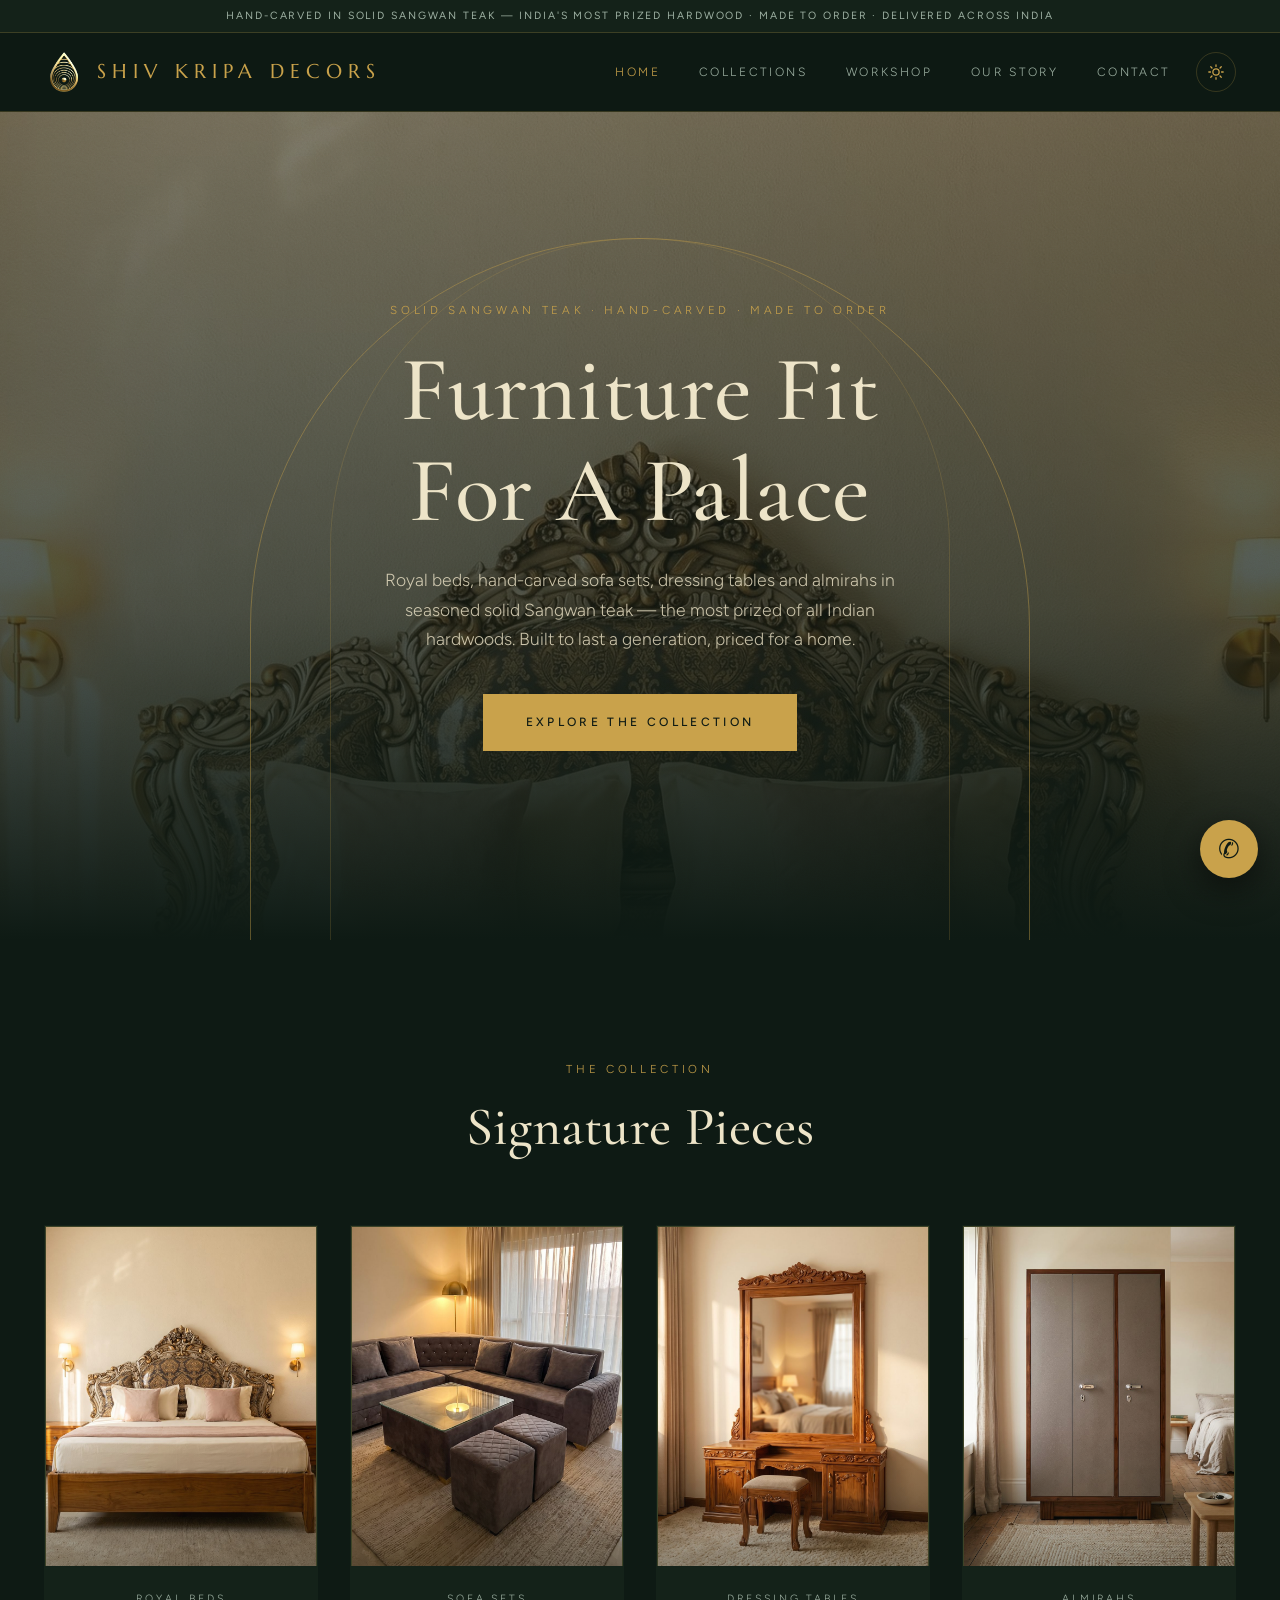
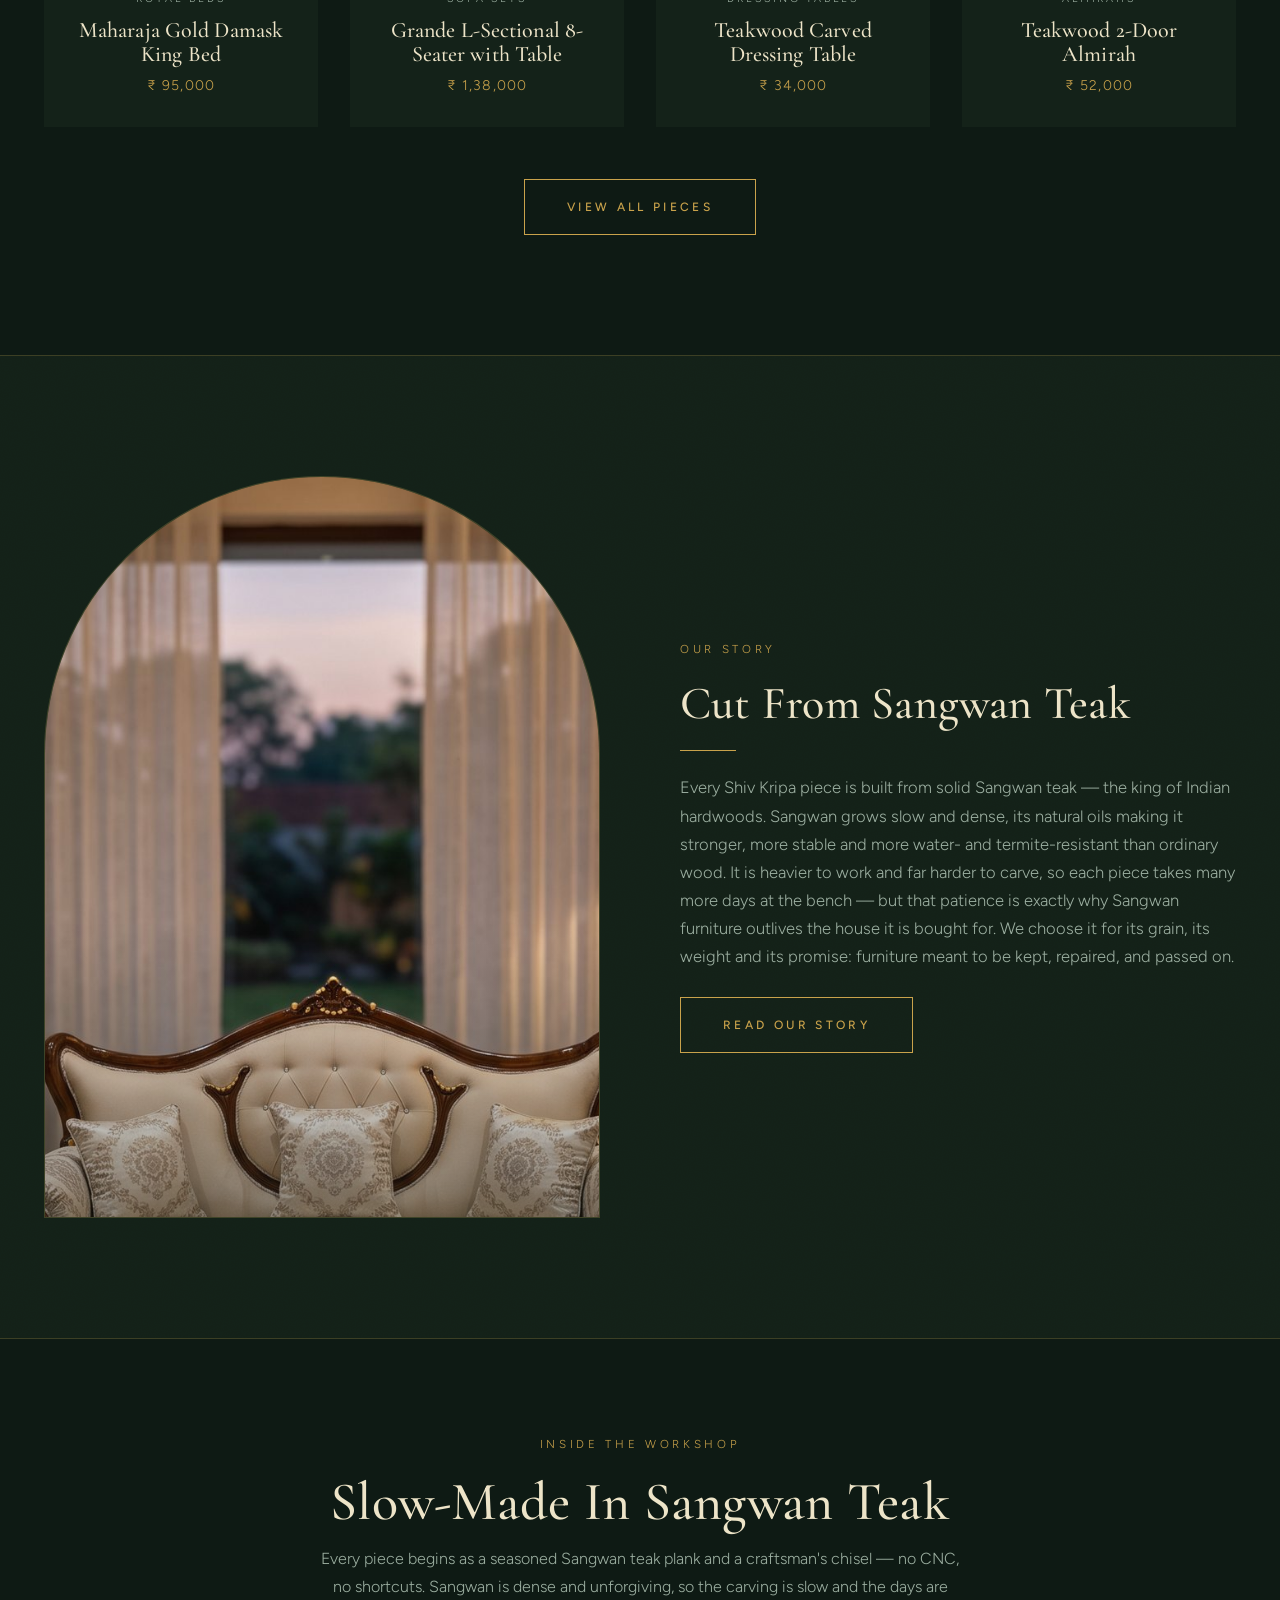
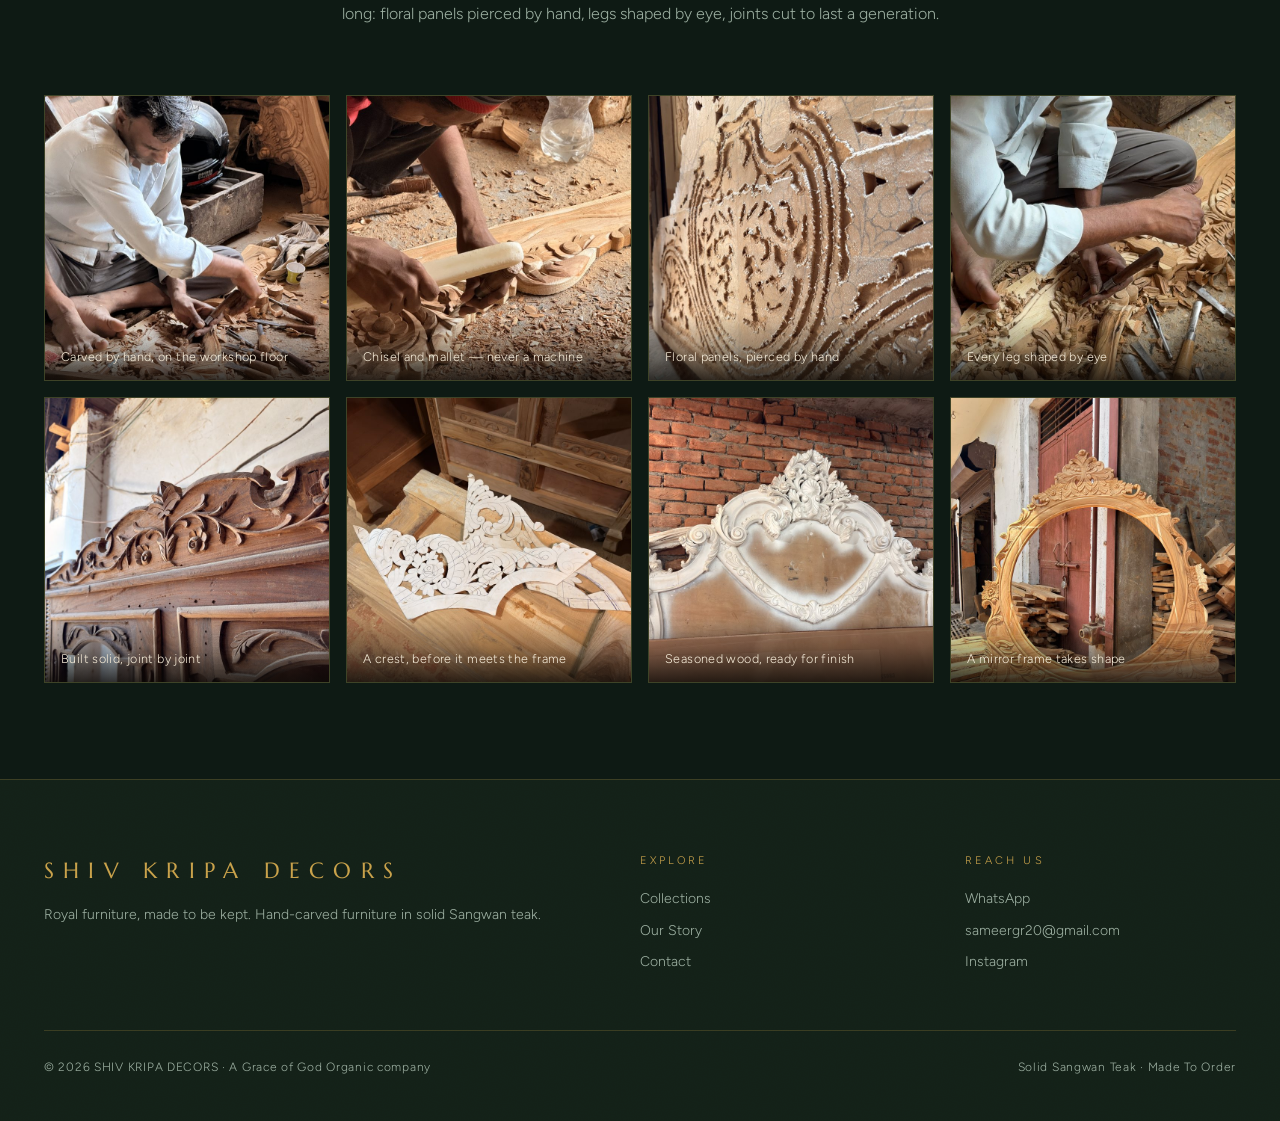
<file: index.html>
<!DOCTYPE html><html lang="en"><head><meta charset="UTF-8"><meta name="viewport" content="width=device-width,initial-scale=1">
<title>Shiv Kripa Decors — Handcrafted Luxury Furniture</title><meta name="description" content="Shiv Kripa Decors — royal furniture hand-carved in solid Sangwan teak, India's most prized hardwood. Beds, sofa sets, dressing tables and almirahs, made to be kept for generations.">
<script>try{var t=localStorage.getItem("sk-theme");if(t==="light")document.documentElement.setAttribute("data-theme","light");else if(t==="dark")document.documentElement.setAttribute("data-theme","dark");}catch(e){}</script><link rel="icon" href="images/favicon.ico" sizes="any"><link rel="icon" type="image/png" sizes="32x32" href="images/favicon-32.png"><link rel="icon" type="image/png" sizes="16x16" href="images/favicon-16.png"><link rel="apple-touch-icon" href="images/apple-touch-icon.png"><link rel="stylesheet" href="style.css"></head><body>
<div class="announce" id="announce"></div><nav id="nav"></nav>
<header class="hero"><div class="hero-img" id="hero-img"></div>
  <div class="hero-arch"></div><div class="hero-arch b"></div>
  <div class="wrap"><div class="eyebrow" id="hero-eyebrow"></div>
    <h1 id="hero-title"></h1><p id="hero-sub"></p>
    <a class="btn" href="collections.html" id="hero-cta"></a></div>
</header>
<section><div class="wrap">
  <div class="sec-head rv"><div class="eyebrow">The Collection</div><h2>Signature Pieces</h2></div>
  <div class="grid g4" id="featured"></div>
  <div style="text-align:center;margin-top:52px" class="rv"><a class="btn ghost" href="collections.html">View All Pieces</a></div>
</div></section>
<section class="band"><div class="wrap split">
  <div class="frame rv"><img src="images/story-shivkripa.jpg" alt="Shiv Kripa Decors craftsmanship"></div>
  <div class="rv"><div class="eyebrow">Our Story</div><h2 id="story-title"></h2><div class="gold-line"></div>
    <p id="story-text"></p><br><a class="btn ghost" href="about.html">Read Our Story</a></div>
</div></section>
<section class="making-sec" id="making"></section>
<footer id="footer"></footer>
<script src="config.js"></script><script src="app.js"></script><script>boot("index")</script>
</body></html>
</file>
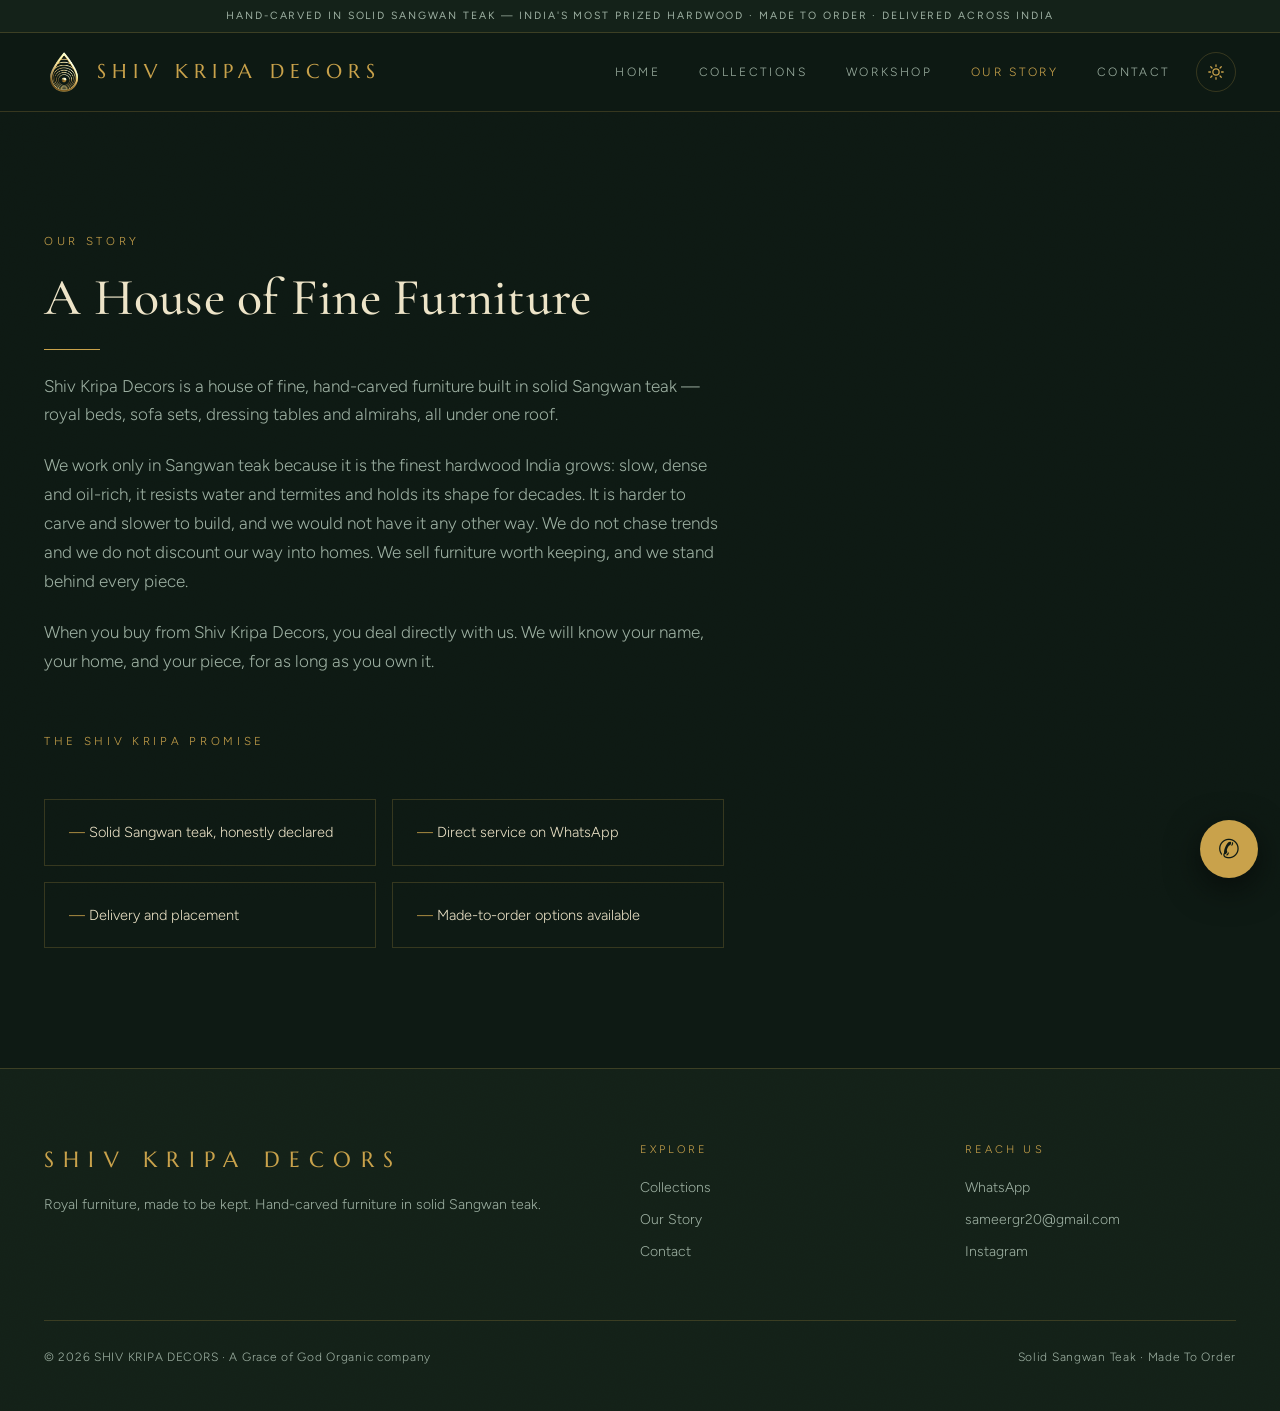
<file: about.html>
<!DOCTYPE html><html lang="en"><head><meta charset="UTF-8"><meta name="viewport" content="width=device-width,initial-scale=1">
<title>Our Story — Shiv Kripa Decors</title><meta name="description" content="Shiv Kripa Decors — a house of fine furniture hand-carved in solid Sangwan teak: royal beds, sofas, dressing tables and almirahs.">
<script>try{var t=localStorage.getItem("sk-theme");if(t==="light")document.documentElement.setAttribute("data-theme","light");else if(t==="dark")document.documentElement.setAttribute("data-theme","dark");}catch(e){}</script><link rel="icon" href="images/favicon.ico" sizes="any"><link rel="icon" type="image/png" sizes="32x32" href="images/favicon-32.png"><link rel="icon" type="image/png" sizes="16x16" href="images/favicon-16.png"><link rel="apple-touch-icon" href="images/apple-touch-icon.png"><link rel="stylesheet" href="style.css"></head><body>
<div class="announce" id="announce"></div><nav id="nav"></nav>
<section><div class="wrap about">
  <div class="eyebrow rv">Our Story</div><h2 class="rv" id="about-title" style="font-size:clamp(32px,4.5vw,52px)"></h2>
  <div class="gold-line"></div><div id="about-body"></div>
  <div class="eyebrow rv" style="margin-top:56px">The Shiv Kripa Promise</div>
  <div class="promise" id="promise"></div>
</div></section>
<footer id="footer"></footer>
<script src="config.js"></script><script src="app.js"></script><script>boot("about")</script>
</body></html>
</file>
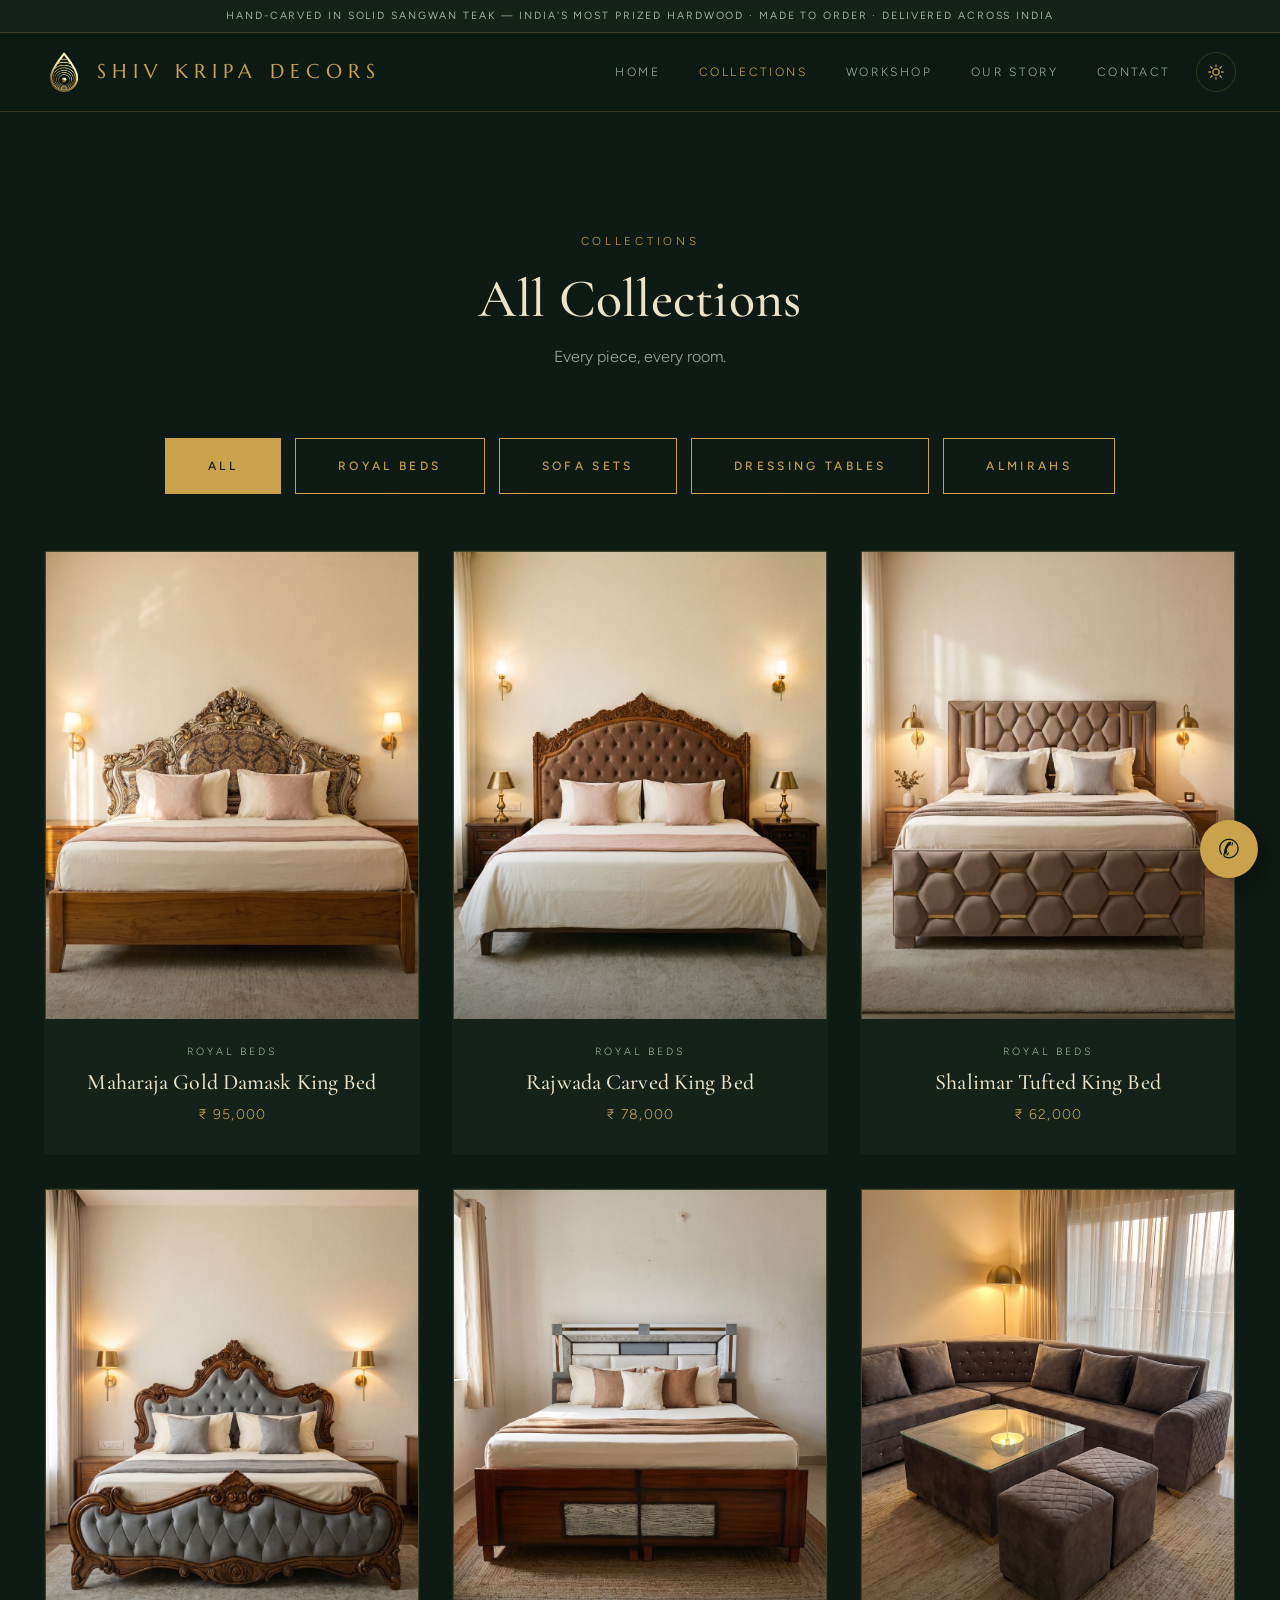
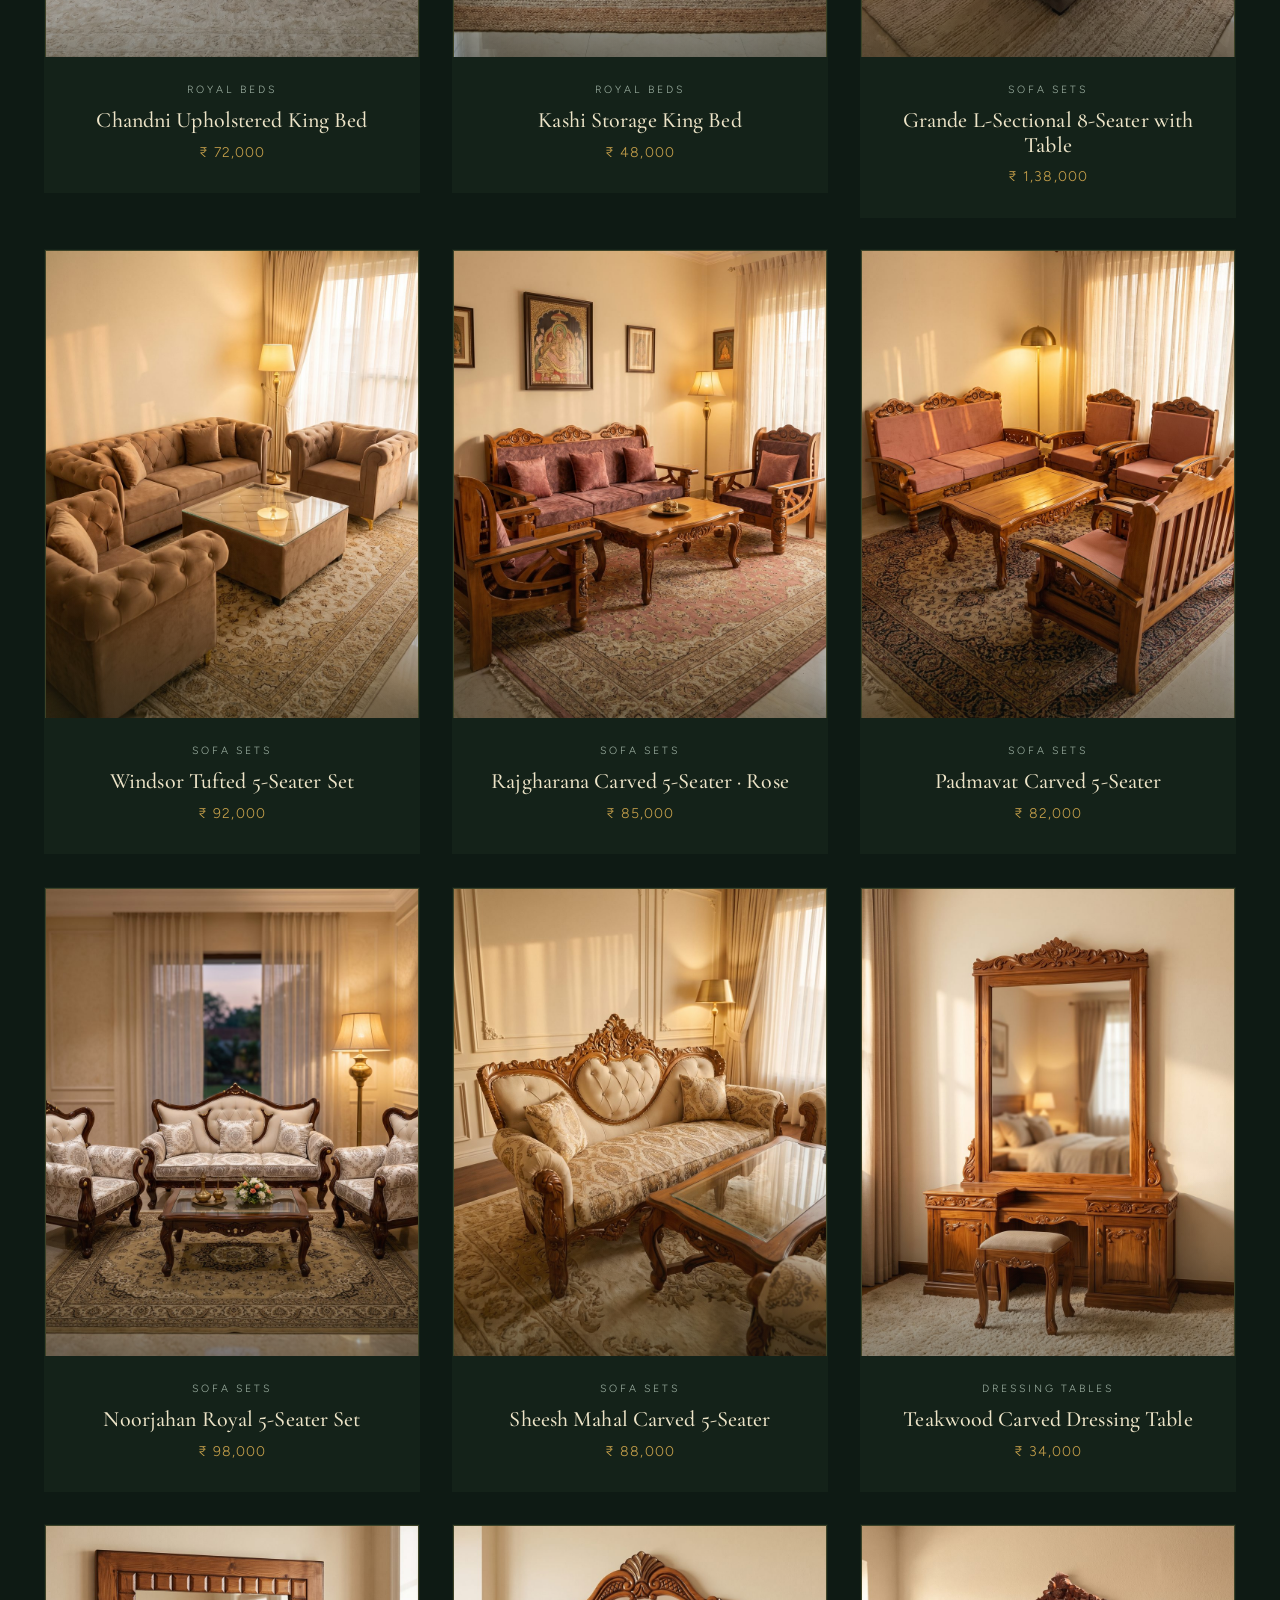
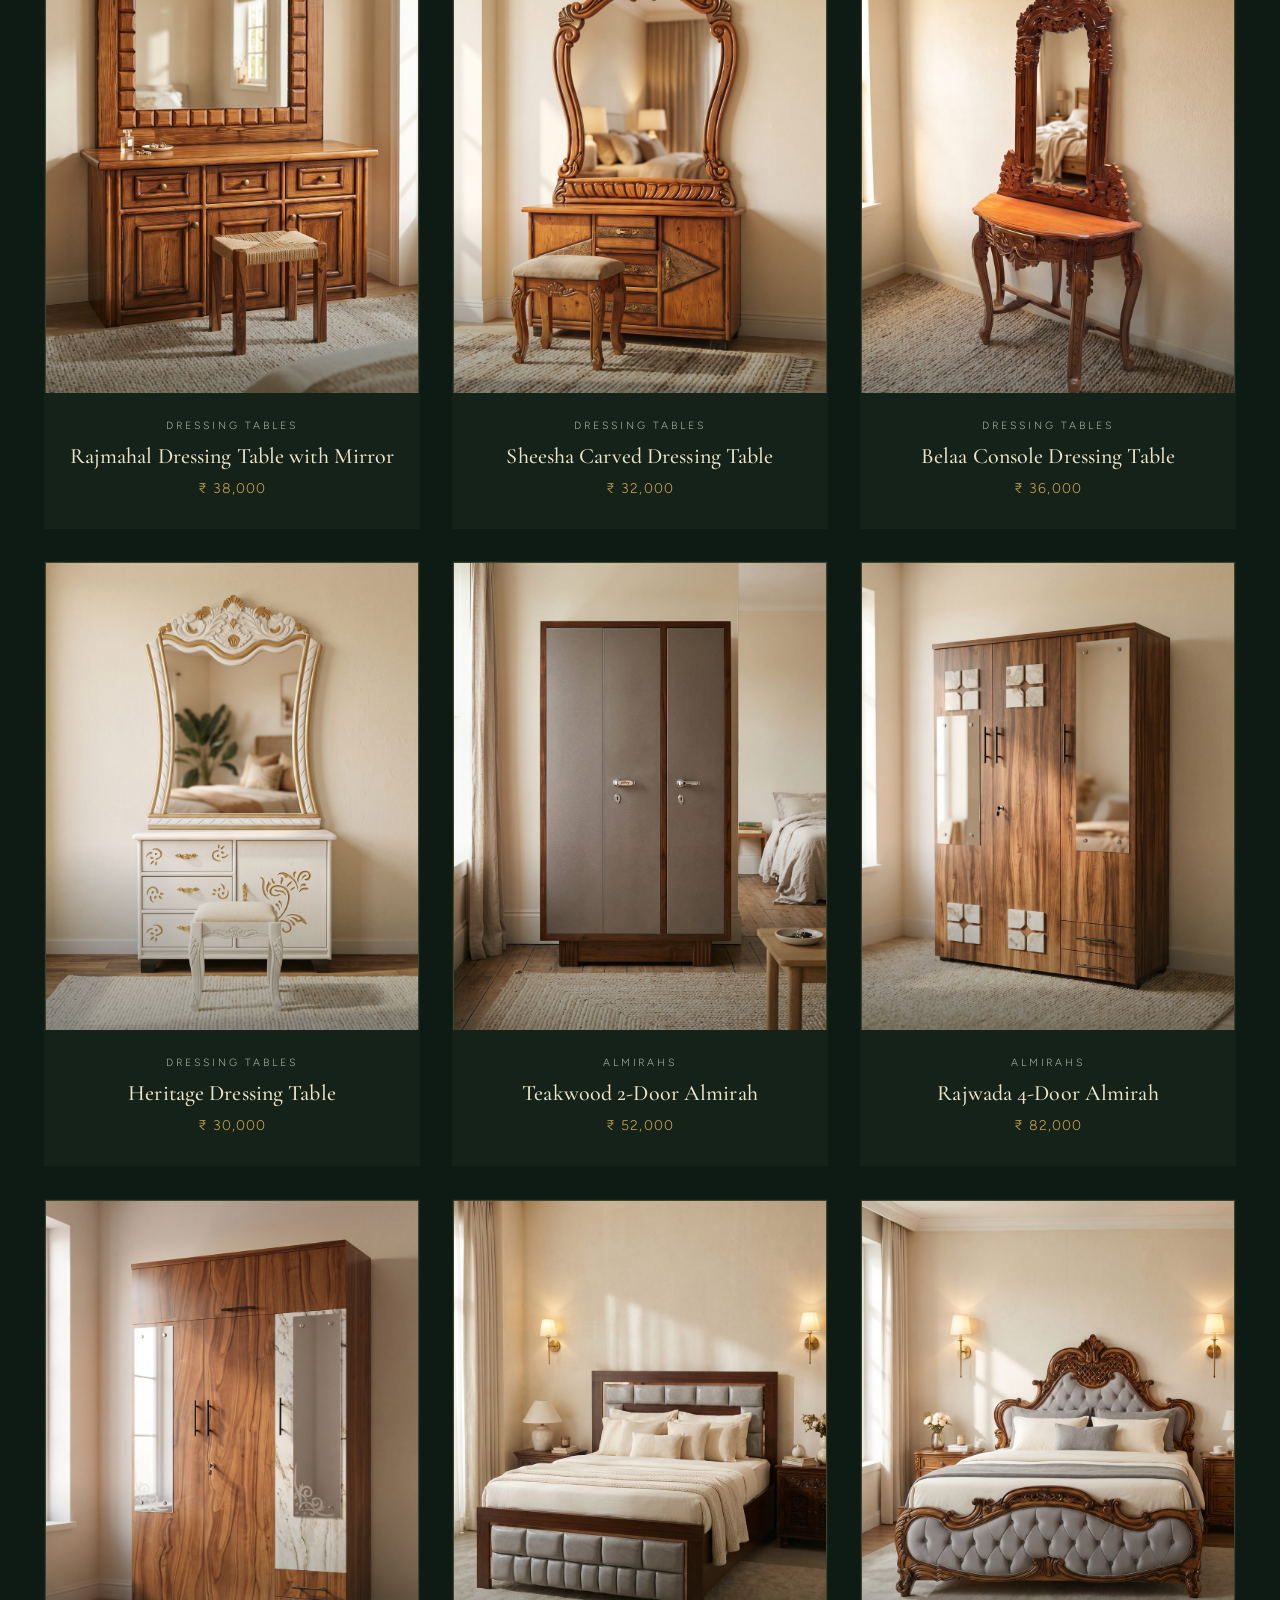
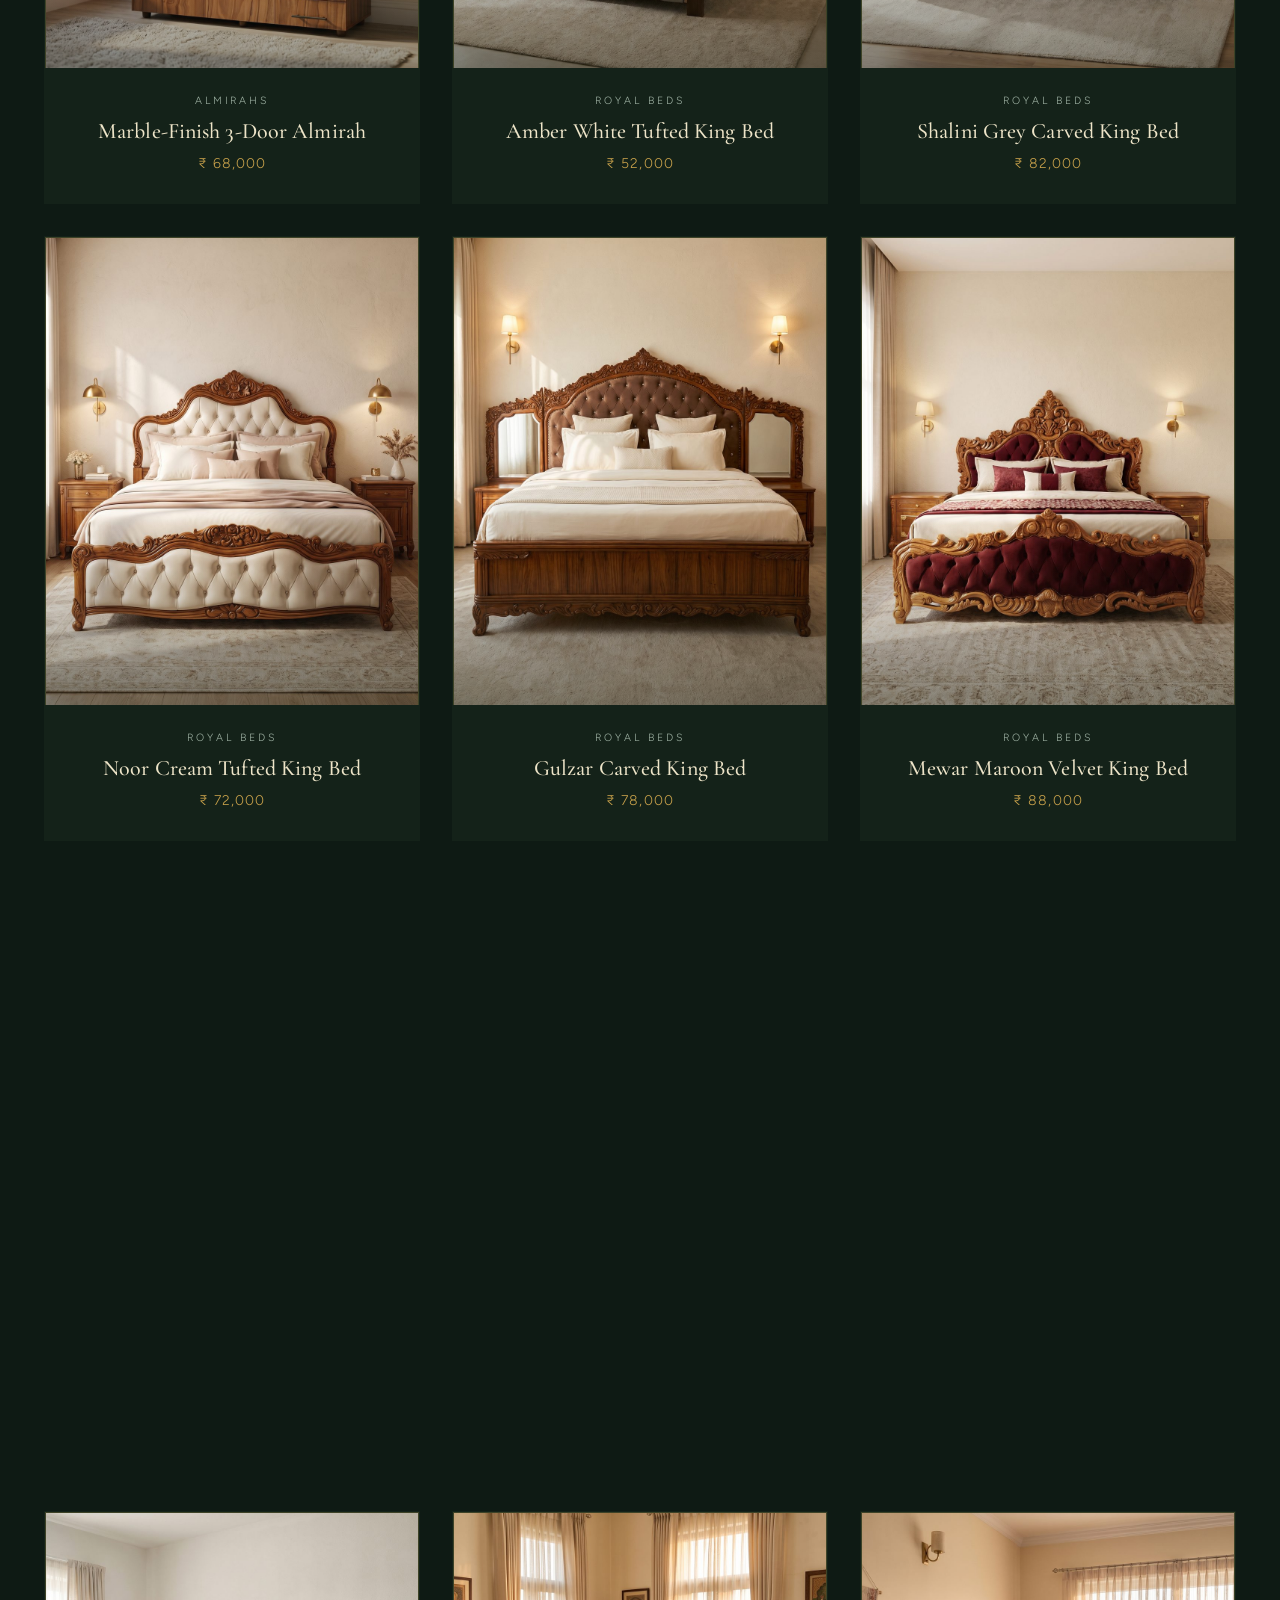
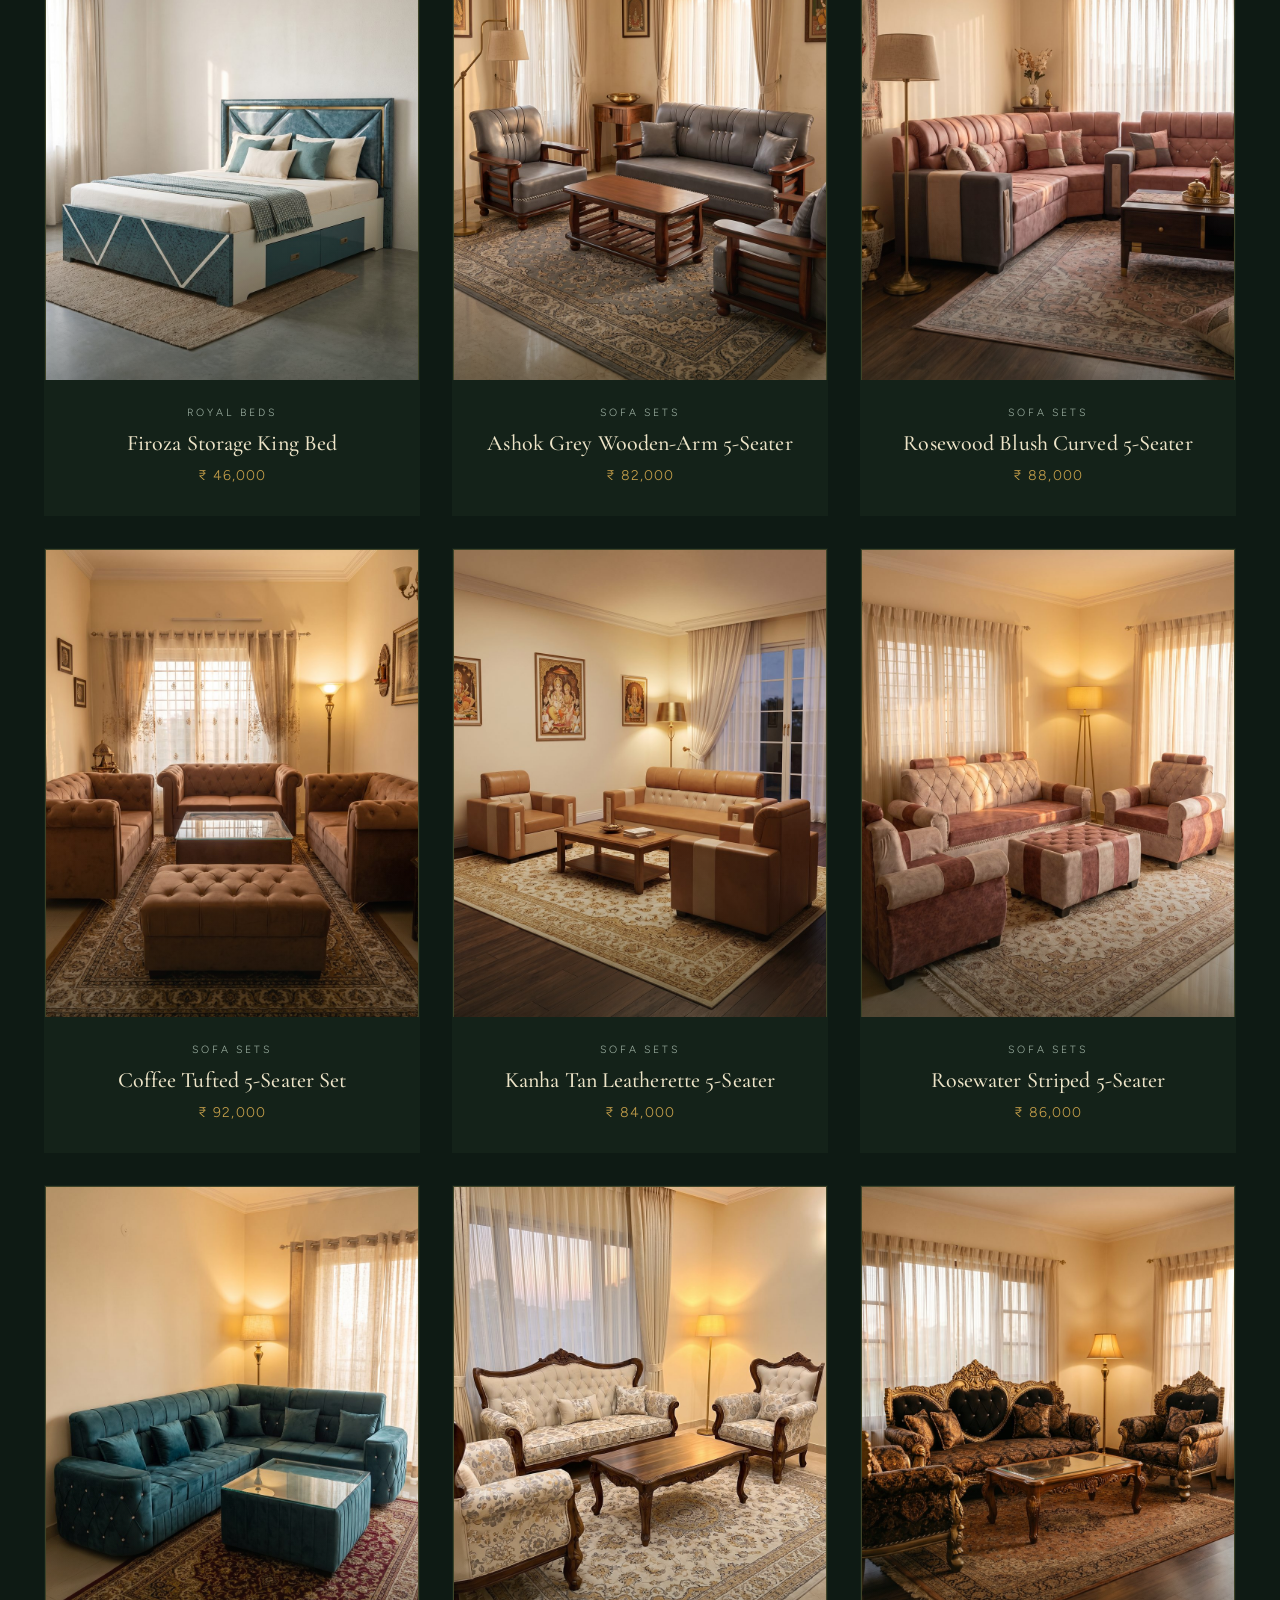
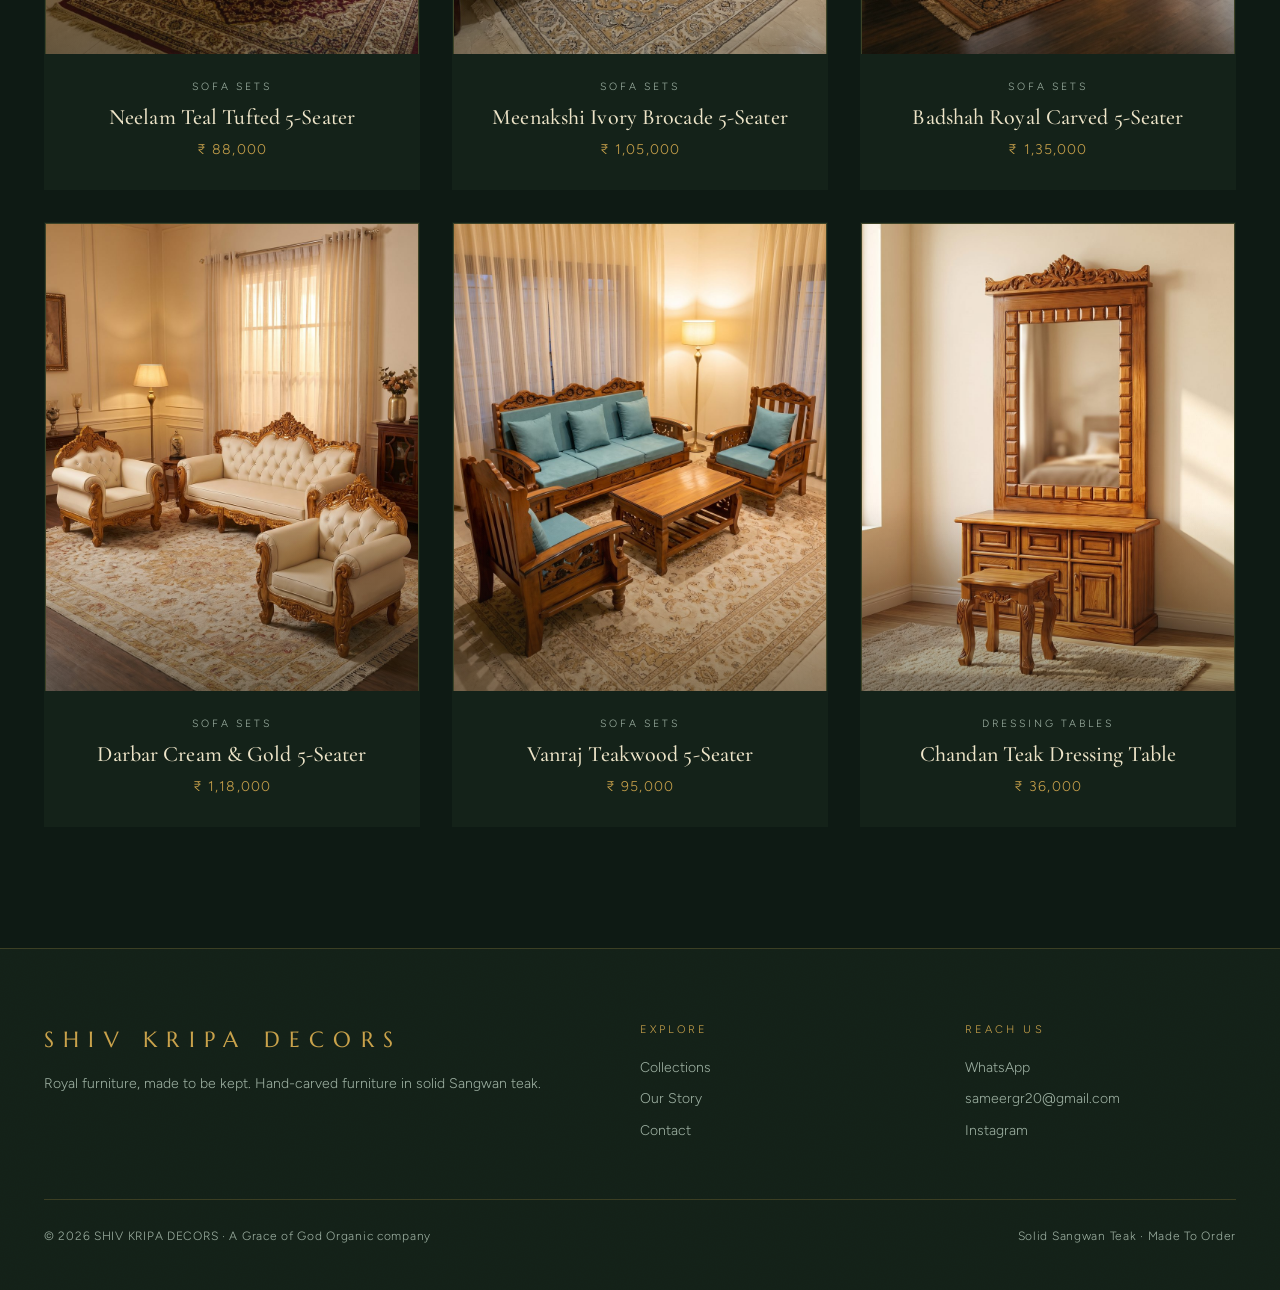
<file: collections.html>
<!DOCTYPE html><html lang="en"><head><meta charset="UTF-8"><meta name="viewport" content="width=device-width,initial-scale=1">
<title>Collections — Shiv Kripa Decors</title><meta name="description" content="Explore Shiv Kripa Decors handcrafted solid wood furniture collections: living, dining, bedroom and objects.">
<script>try{var t=localStorage.getItem("sk-theme");if(t==="light")document.documentElement.setAttribute("data-theme","light");else if(t==="dark")document.documentElement.setAttribute("data-theme","dark");}catch(e){}</script><link rel="icon" href="images/favicon.ico" sizes="any"><link rel="icon" type="image/png" sizes="32x32" href="images/favicon-32.png"><link rel="icon" type="image/png" sizes="16x16" href="images/favicon-16.png"><link rel="apple-touch-icon" href="images/apple-touch-icon.png"><link rel="stylesheet" href="style.css"></head><body>
<div class="announce" id="announce"></div><nav id="nav"></nav>
<section><div class="wrap">
  <div class="sec-head"><div class="eyebrow">Collections</div><h2 id="coll-title"></h2><p id="coll-desc"></p></div>
  <div class="cta-row" id="coll-tabs" style="justify-content:center;margin-bottom:56px"></div>
  <div class="grid g3" id="coll-grid"></div>
</div></section>
<footer id="footer"></footer>
<script src="config.js"></script><script src="app.js"></script><script>boot("collections")</script>
</body></html>
</file>
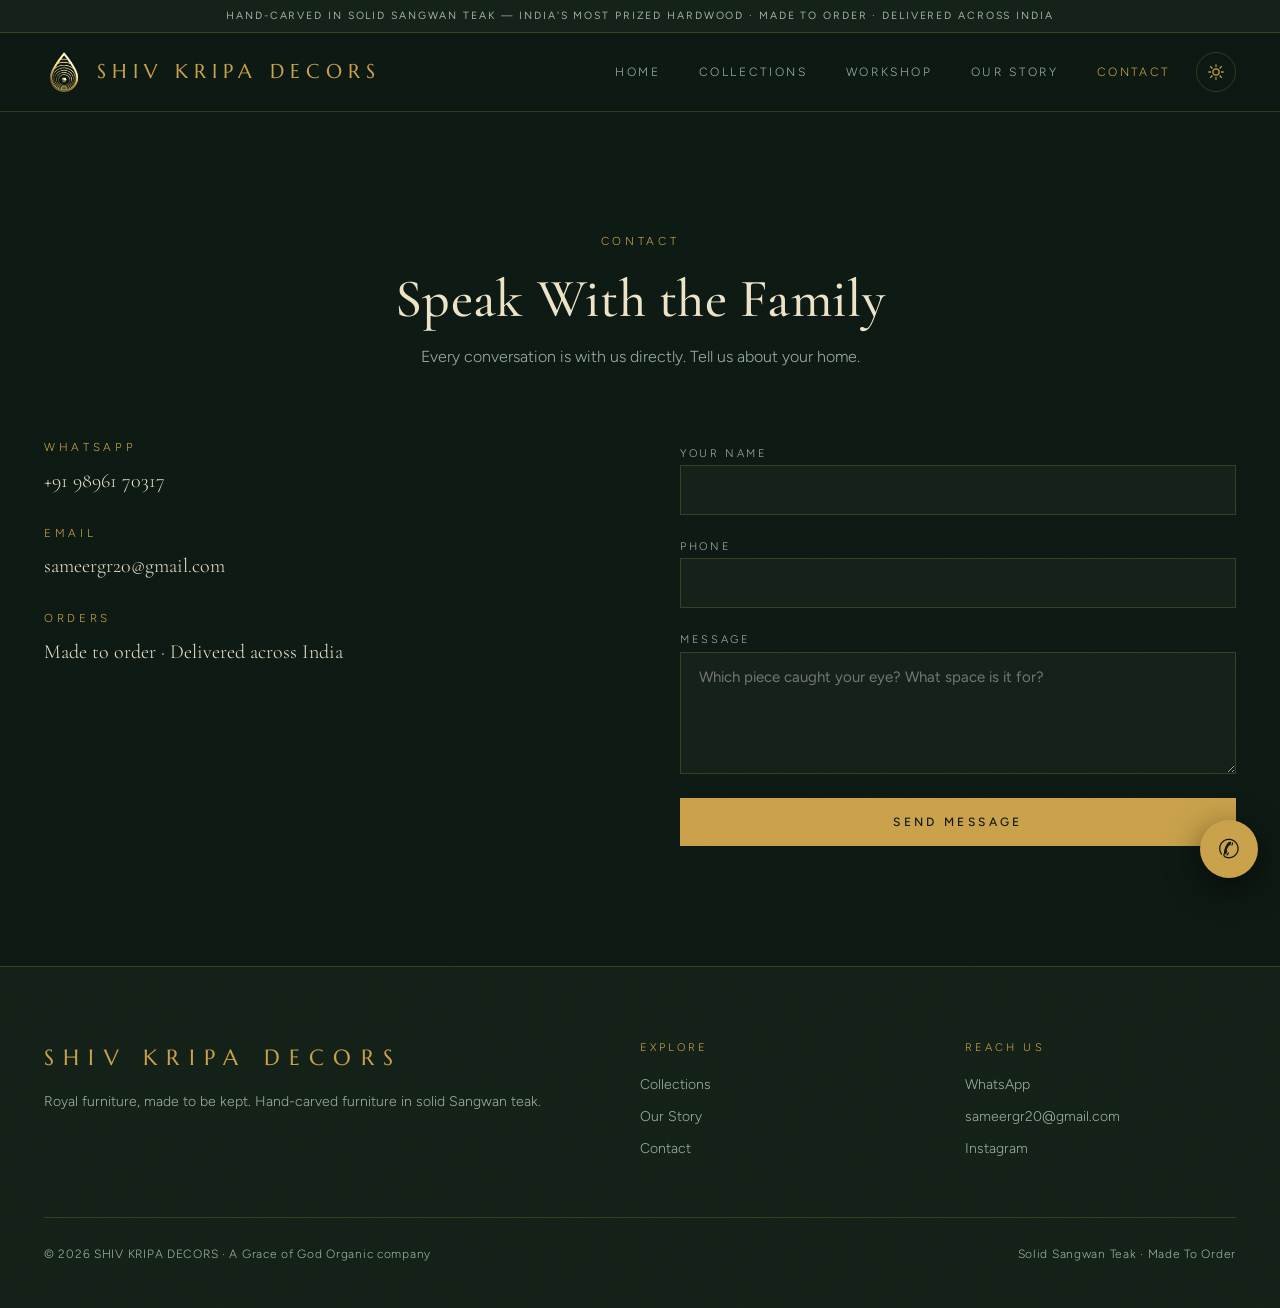
<file: contact.html>
<!DOCTYPE html><html lang="en"><head><meta charset="UTF-8"><meta name="viewport" content="width=device-width,initial-scale=1">
<title>Contact — Shiv Kripa Decors</title><meta name="description" content="Speak directly with the Shiv Kripa Decors family. WhatsApp or email us about any piece — made to order in solid Sangwan teak.">
<script>try{var t=localStorage.getItem("sk-theme");if(t==="light")document.documentElement.setAttribute("data-theme","light");else if(t==="dark")document.documentElement.setAttribute("data-theme","dark");}catch(e){}</script><link rel="icon" href="images/favicon.ico" sizes="any"><link rel="icon" type="image/png" sizes="32x32" href="images/favicon-32.png"><link rel="icon" type="image/png" sizes="16x16" href="images/favicon-16.png"><link rel="apple-touch-icon" href="images/apple-touch-icon.png"><link rel="stylesheet" href="style.css"></head><body>
<div class="announce" id="announce"></div><nav id="nav"></nav>
<section><div class="wrap">
  <div class="sec-head"><div class="eyebrow">Contact</div><h2>Speak With the Family</h2>
    <p>Every conversation is with us directly. Tell us about your home.</p></div>
  <div class="contact-grid">
    <div class="rv" id="c-info"></div>
    <form class="rv" id="c-form">
      <div><label>Your Name</label><input name="name" required></div>
      <div><label>Phone</label><input name="phone" required></div>
      <div><label>Message</label><textarea name="message" rows="5" required placeholder="Which piece caught your eye? What space is it for?"></textarea></div>
      <button class="btn" type="submit" style="border:none;cursor:pointer;font-family:var(--body)">Send Message</button>
    </form>
  </div>
</div></section>
<footer id="footer"></footer>
<script src="config.js"></script><script src="app.js"></script><script>boot("contact")</script>
</body></html>
</file>
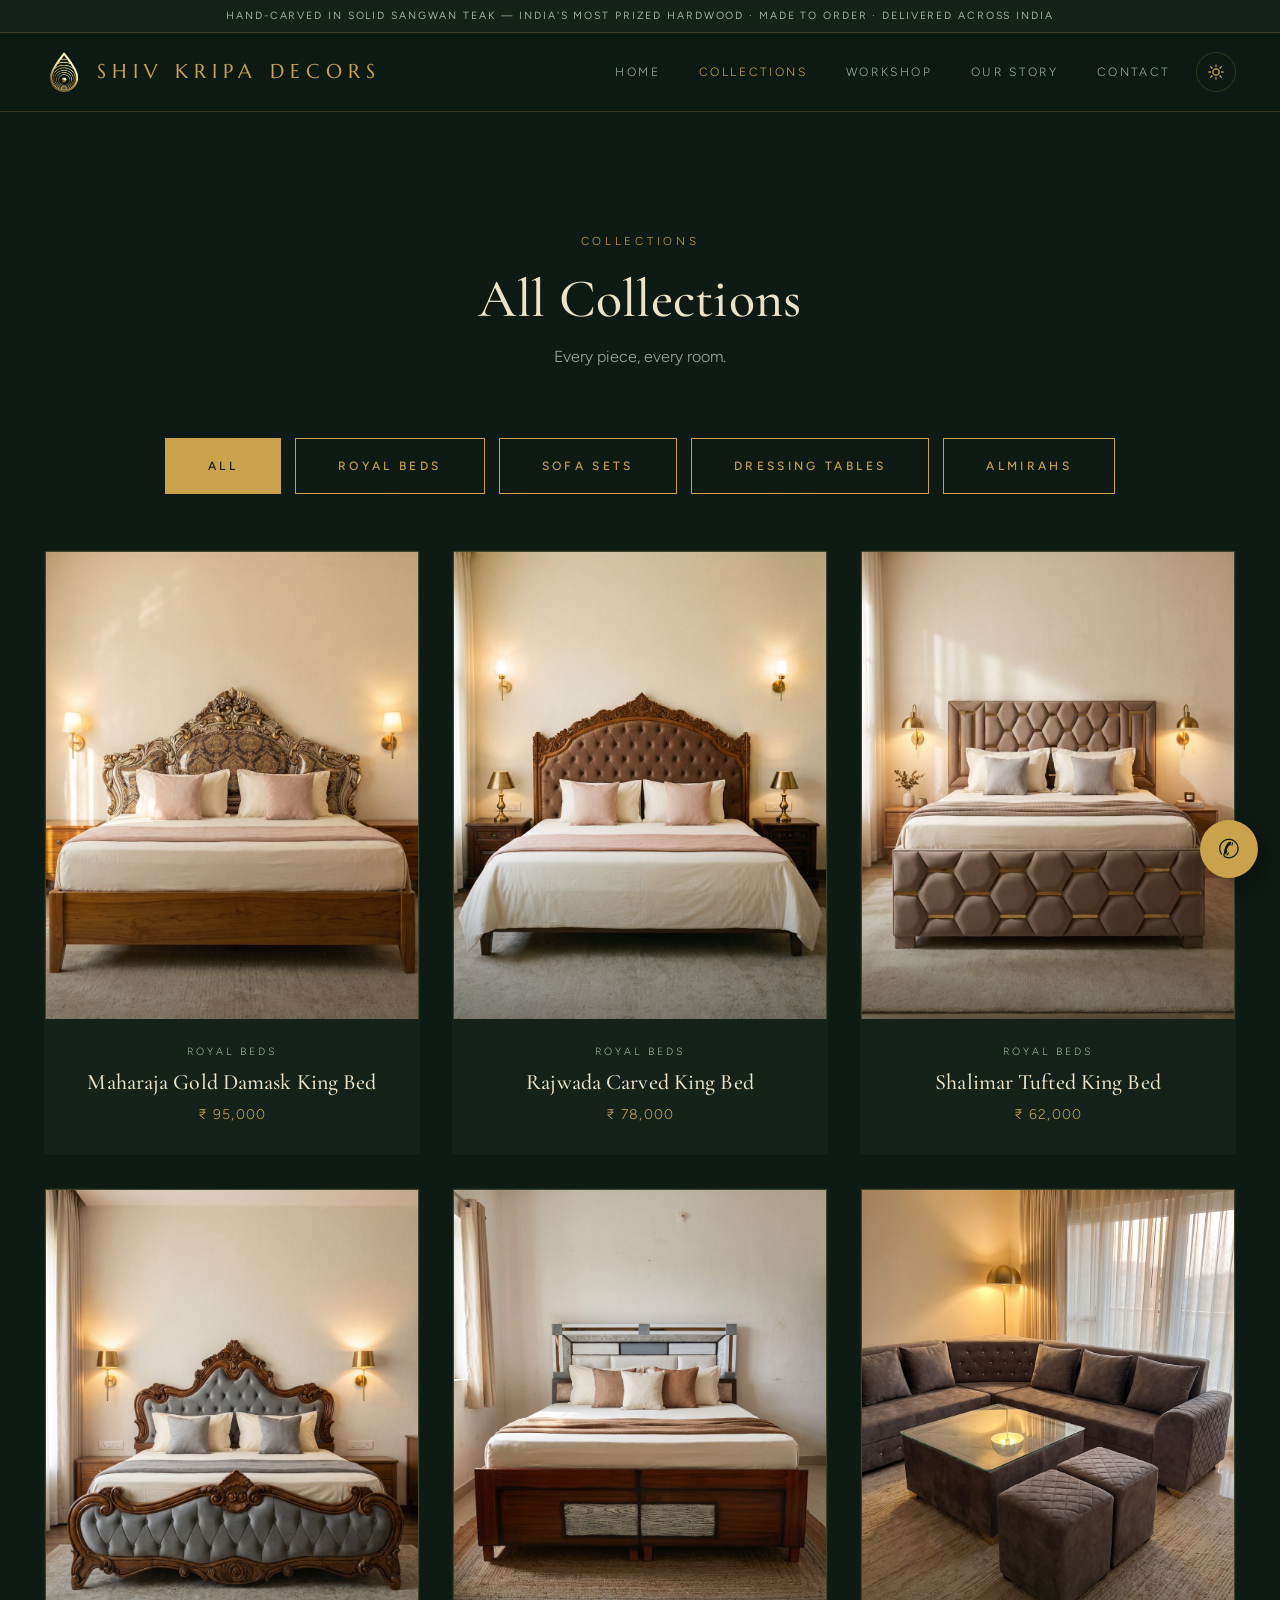
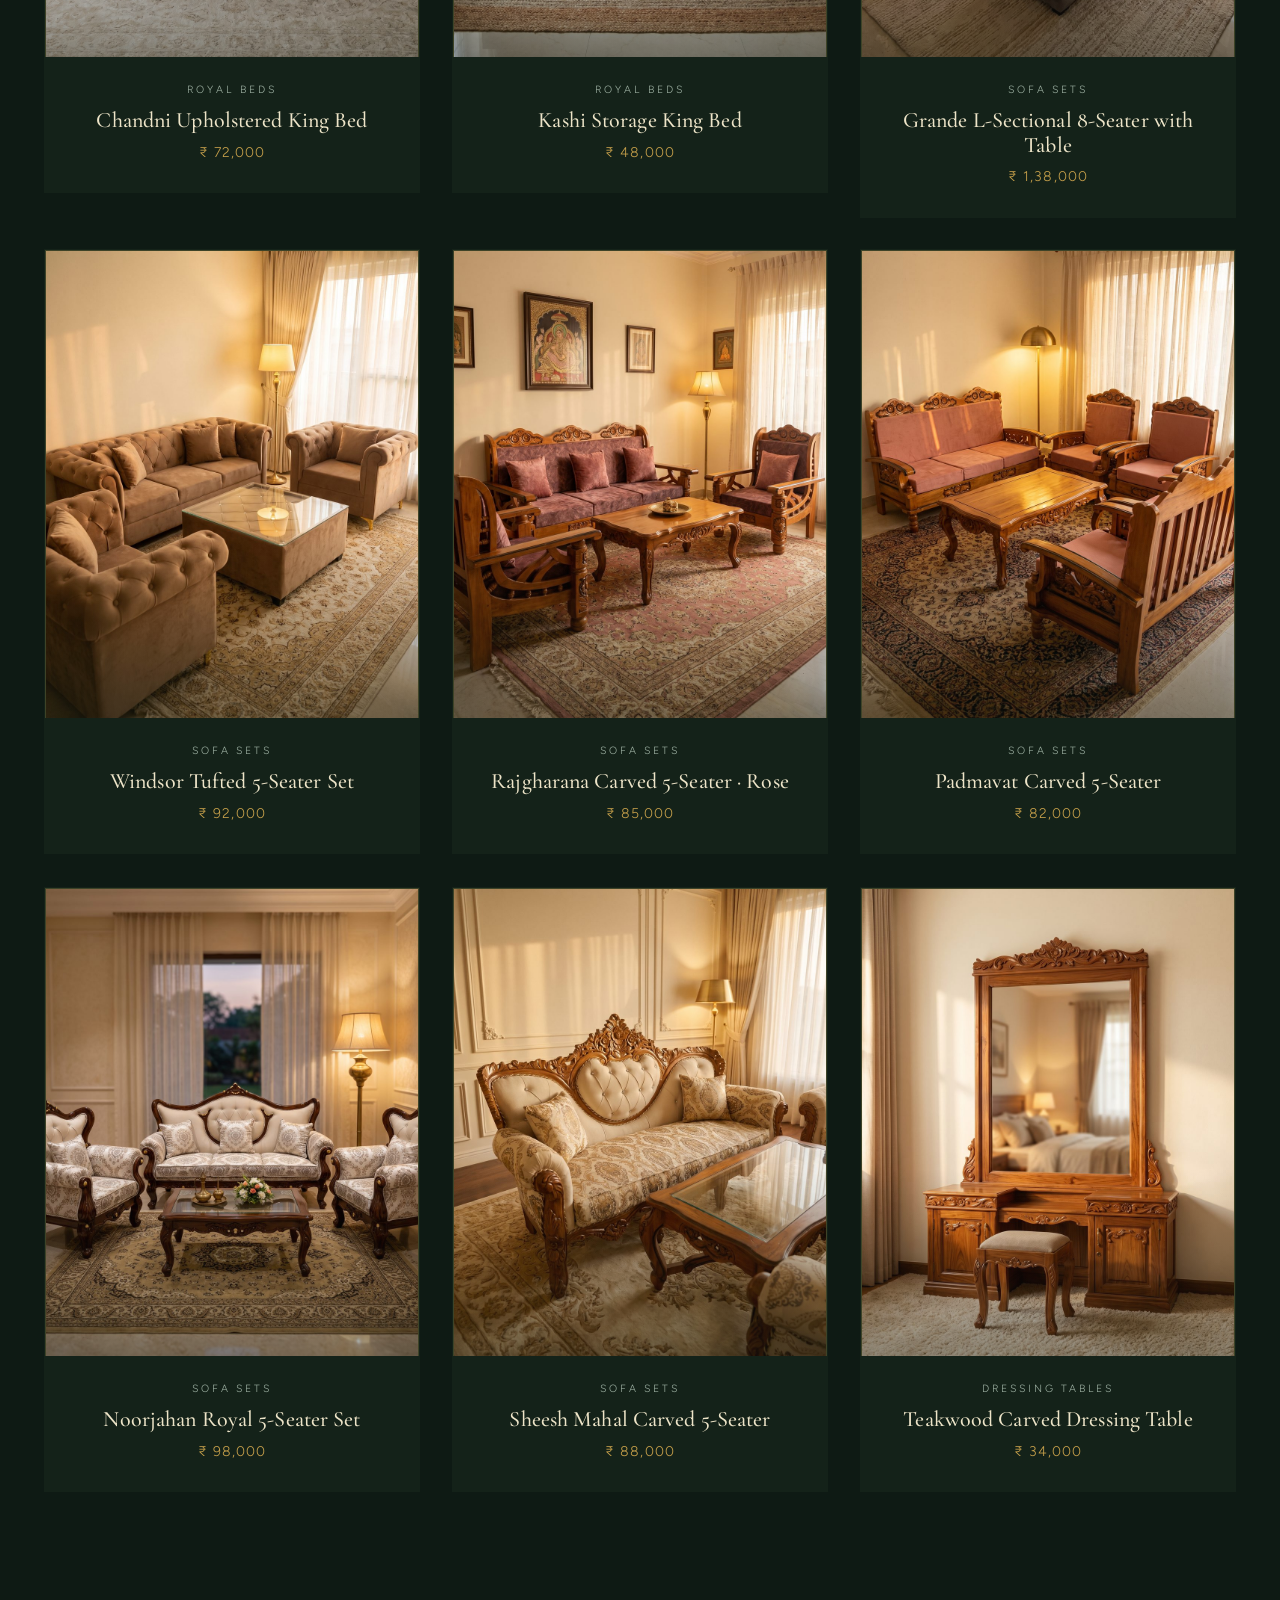
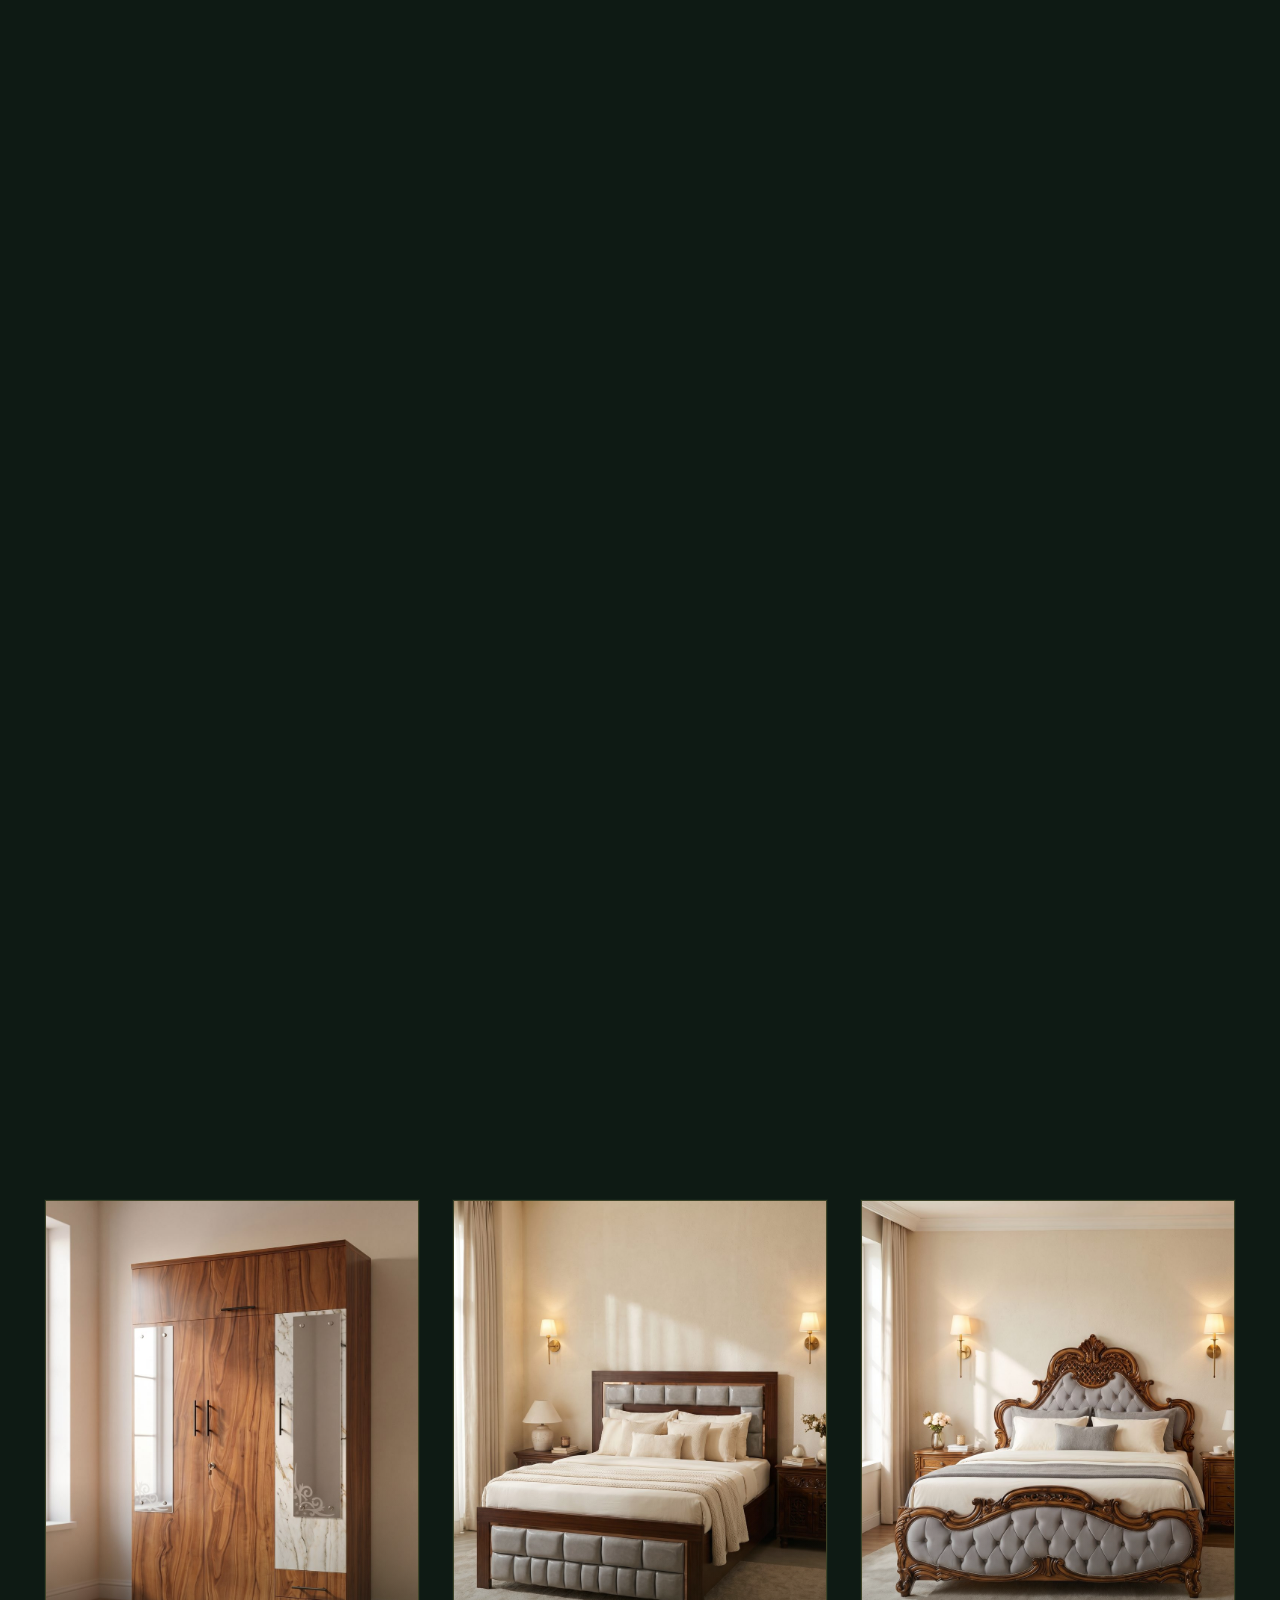
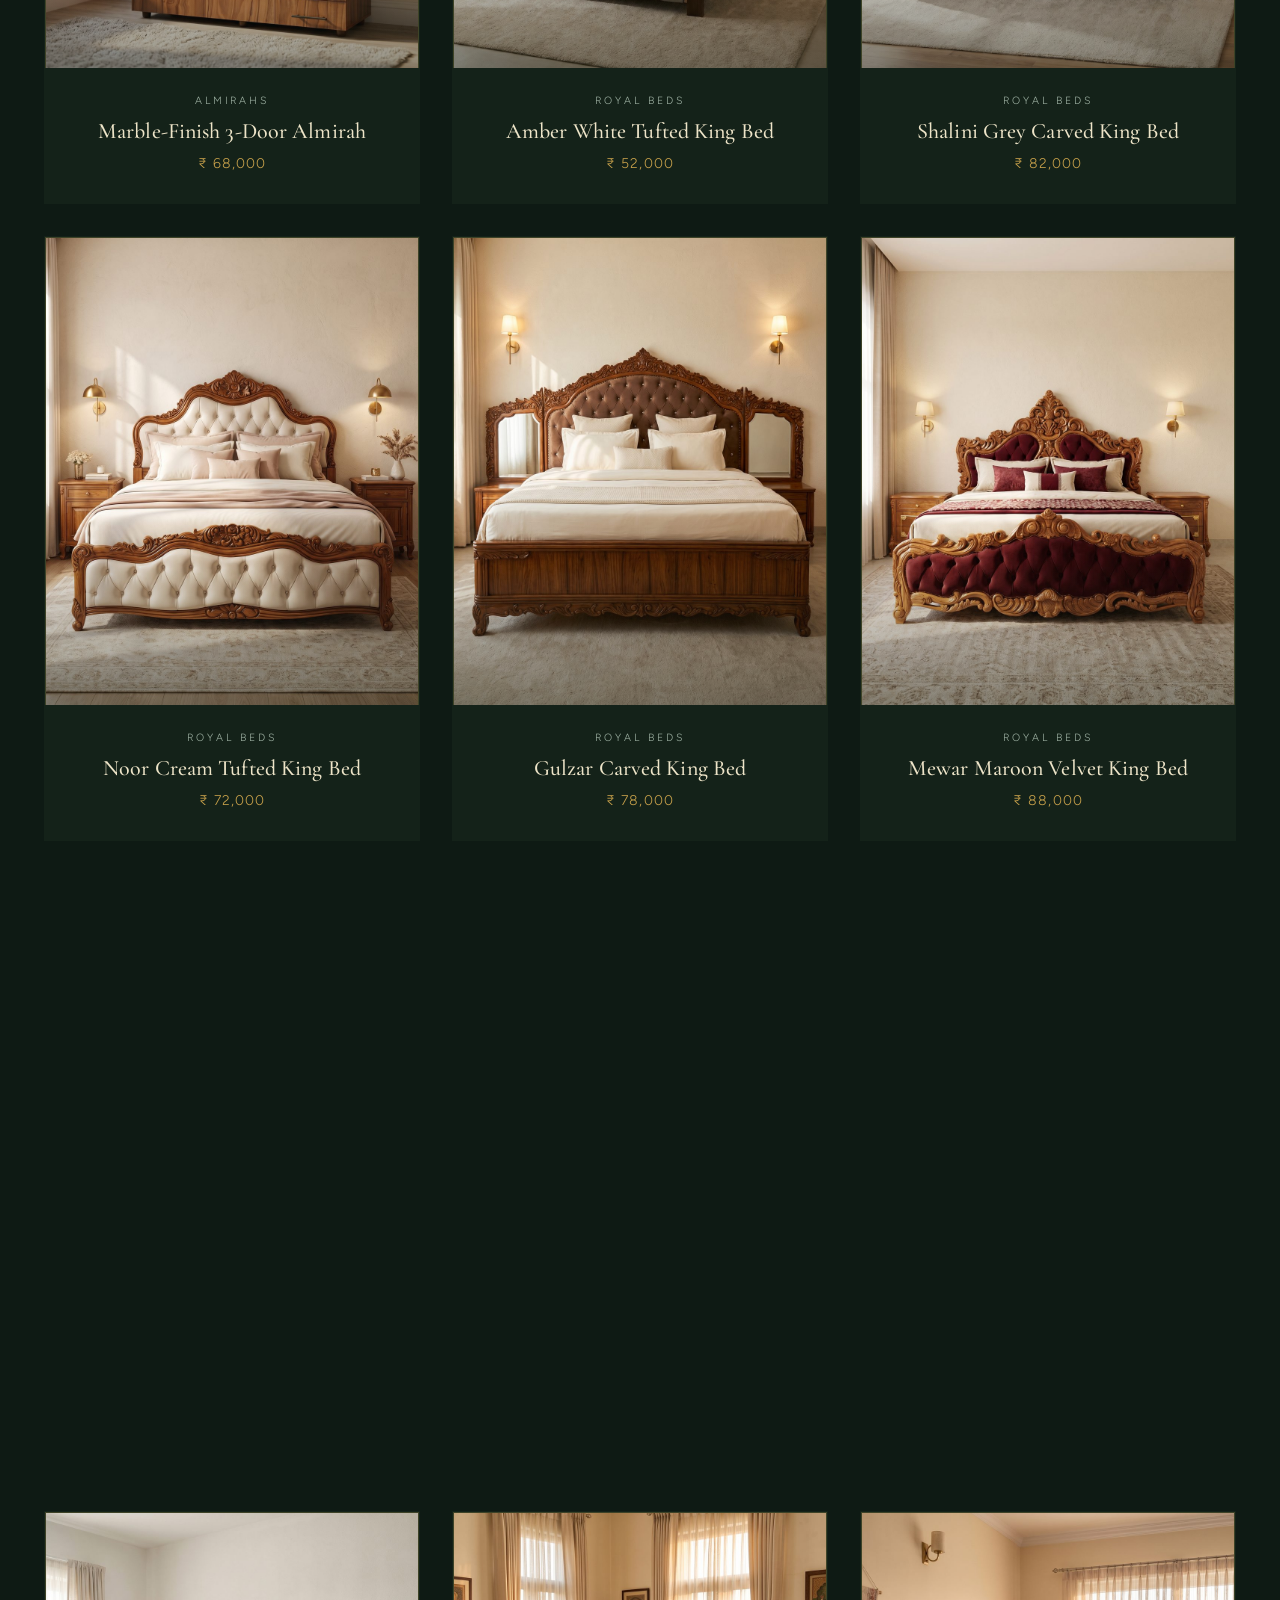
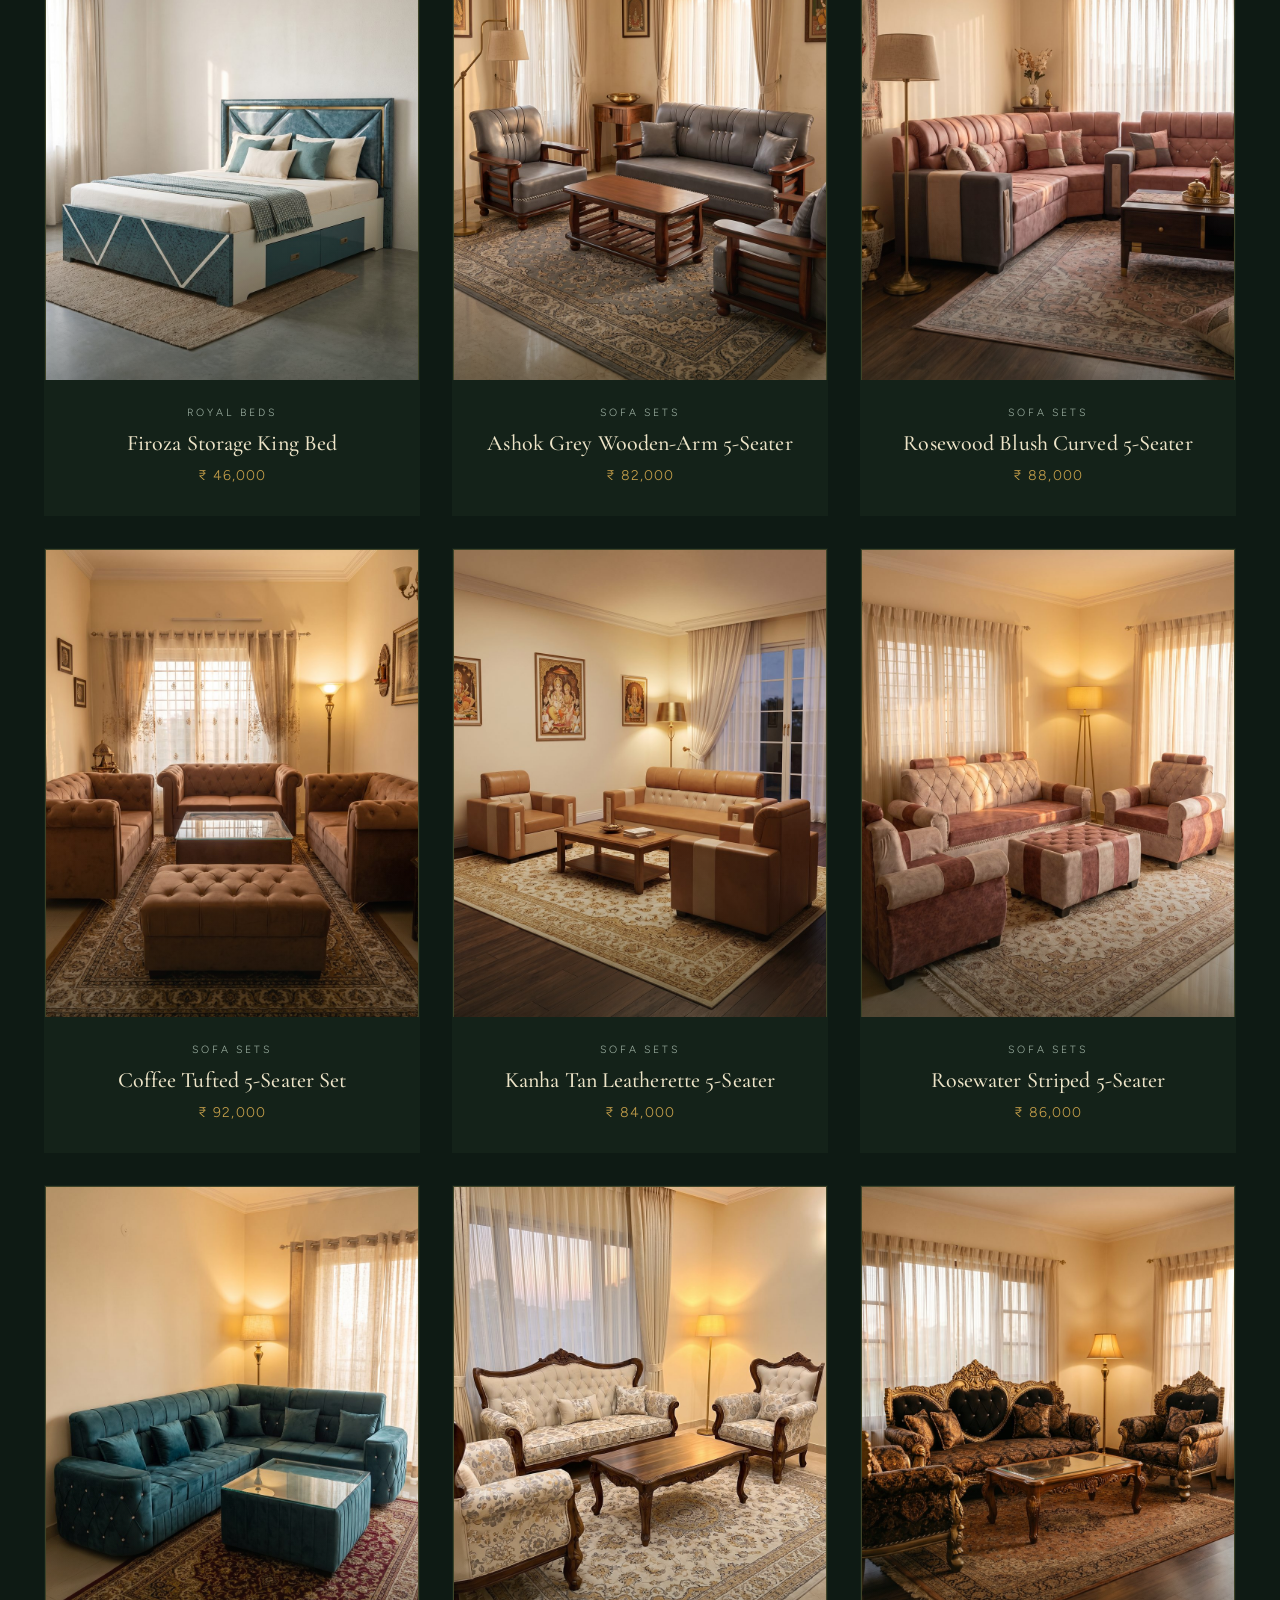
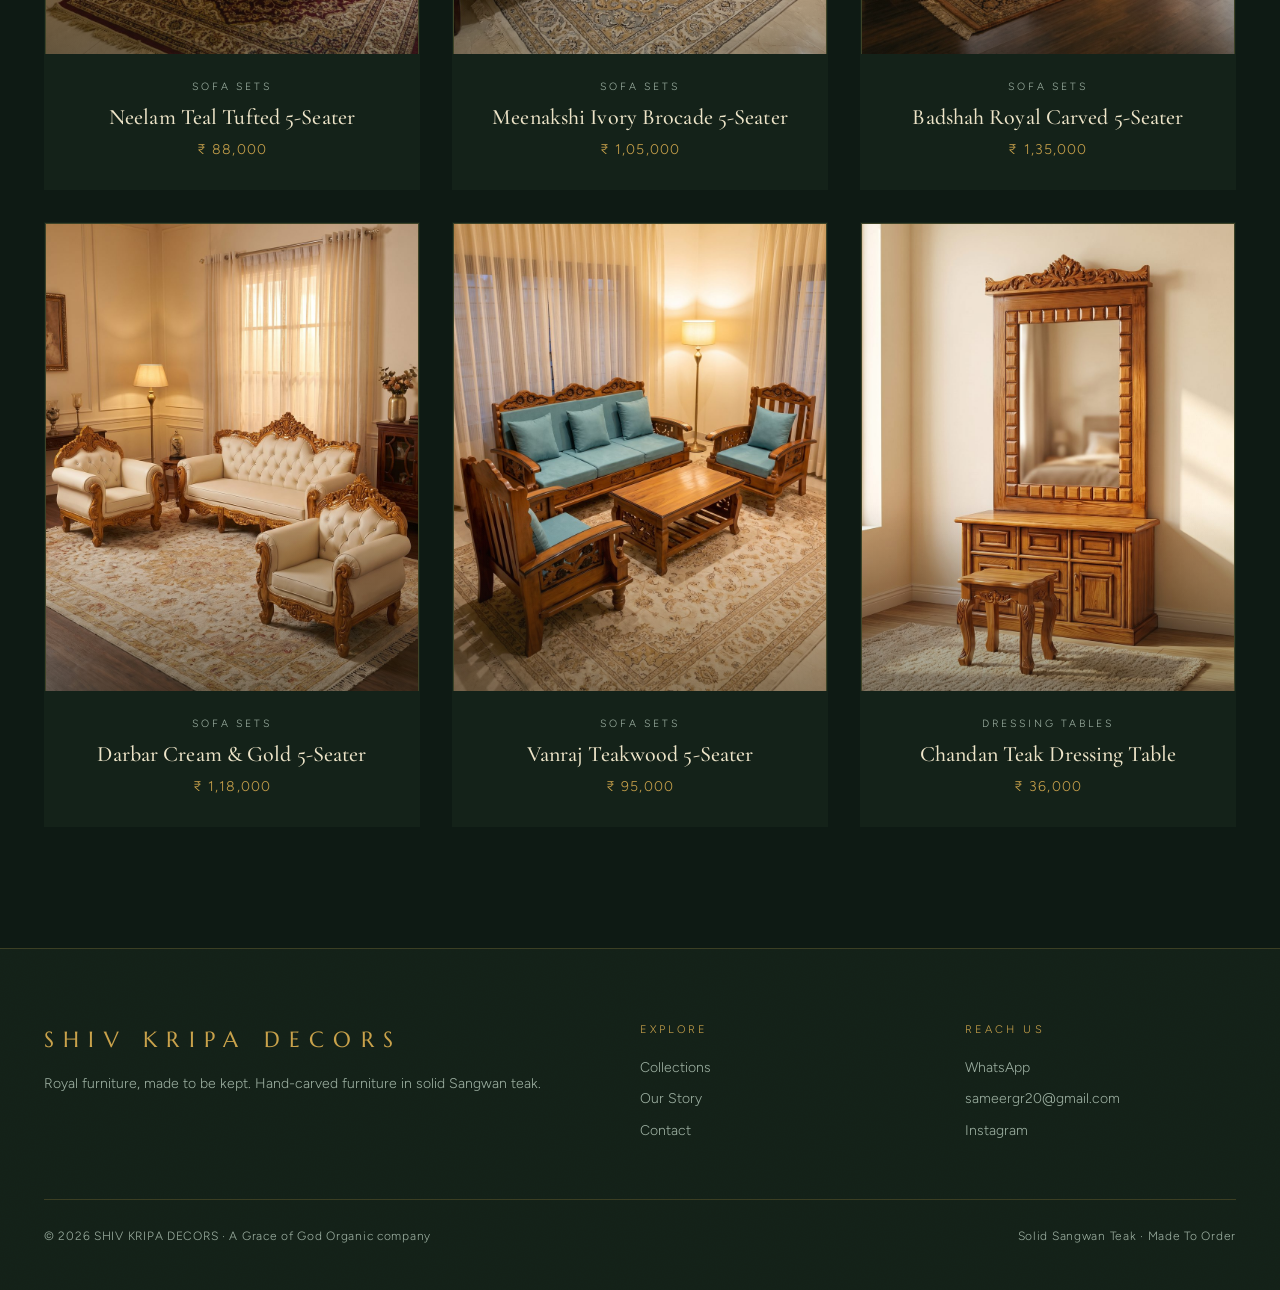
<file: product.html>
<!DOCTYPE html><html lang="en"><head><meta charset="UTF-8"><meta name="viewport" content="width=device-width,initial-scale=1">
<title>Shiv Kripa Decors</title><meta name="description" content="Handcrafted solid wood furniture by Shiv Kripa Decors.">
<script>try{var t=localStorage.getItem("sk-theme");if(t==="light")document.documentElement.setAttribute("data-theme","light");else if(t==="dark")document.documentElement.setAttribute("data-theme","dark");}catch(e){}</script><link rel="icon" href="images/favicon.ico" sizes="any"><link rel="icon" type="image/png" sizes="32x32" href="images/favicon-32.png"><link rel="icon" type="image/png" sizes="16x16" href="images/favicon-16.png"><link rel="apple-touch-icon" href="images/apple-touch-icon.png"><link rel="stylesheet" href="style.css"></head><body>
<div class="announce" id="announce"></div><nav id="nav"></nav>
<div class="wrap"><div class="pd" id="pd"></div></div>
<section class="pd-story" id="pd-story"></section>
<section class="pd-scenes" id="pd-scenes"></section>
<section class="band"><div class="wrap">
  <div class="sec-head rv"><h2>From the Same Collection</h2></div>
  <div class="grid g3" id="more"></div>
</div></section>
<footer id="footer"></footer>
<script src="config.js"></script><script src="app.js"></script><script>boot("product")</script>
</body></html>
</file>
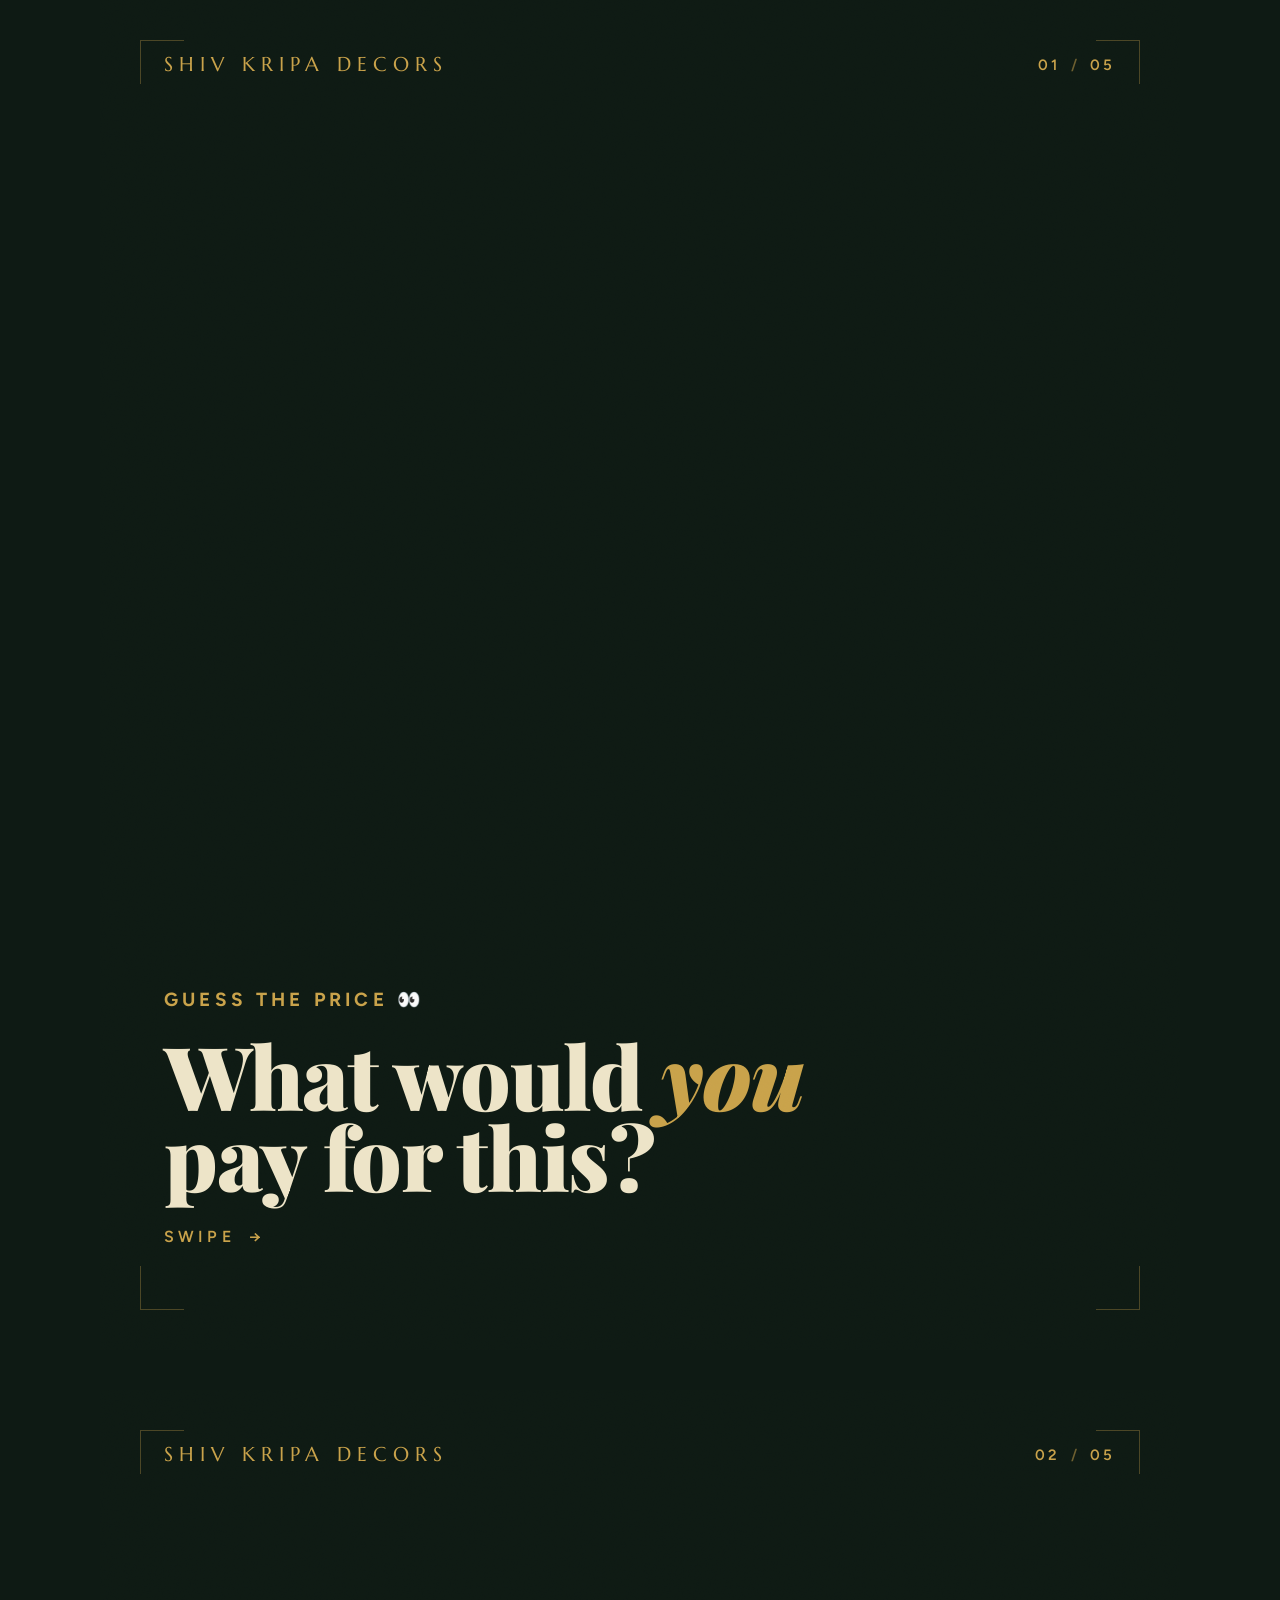
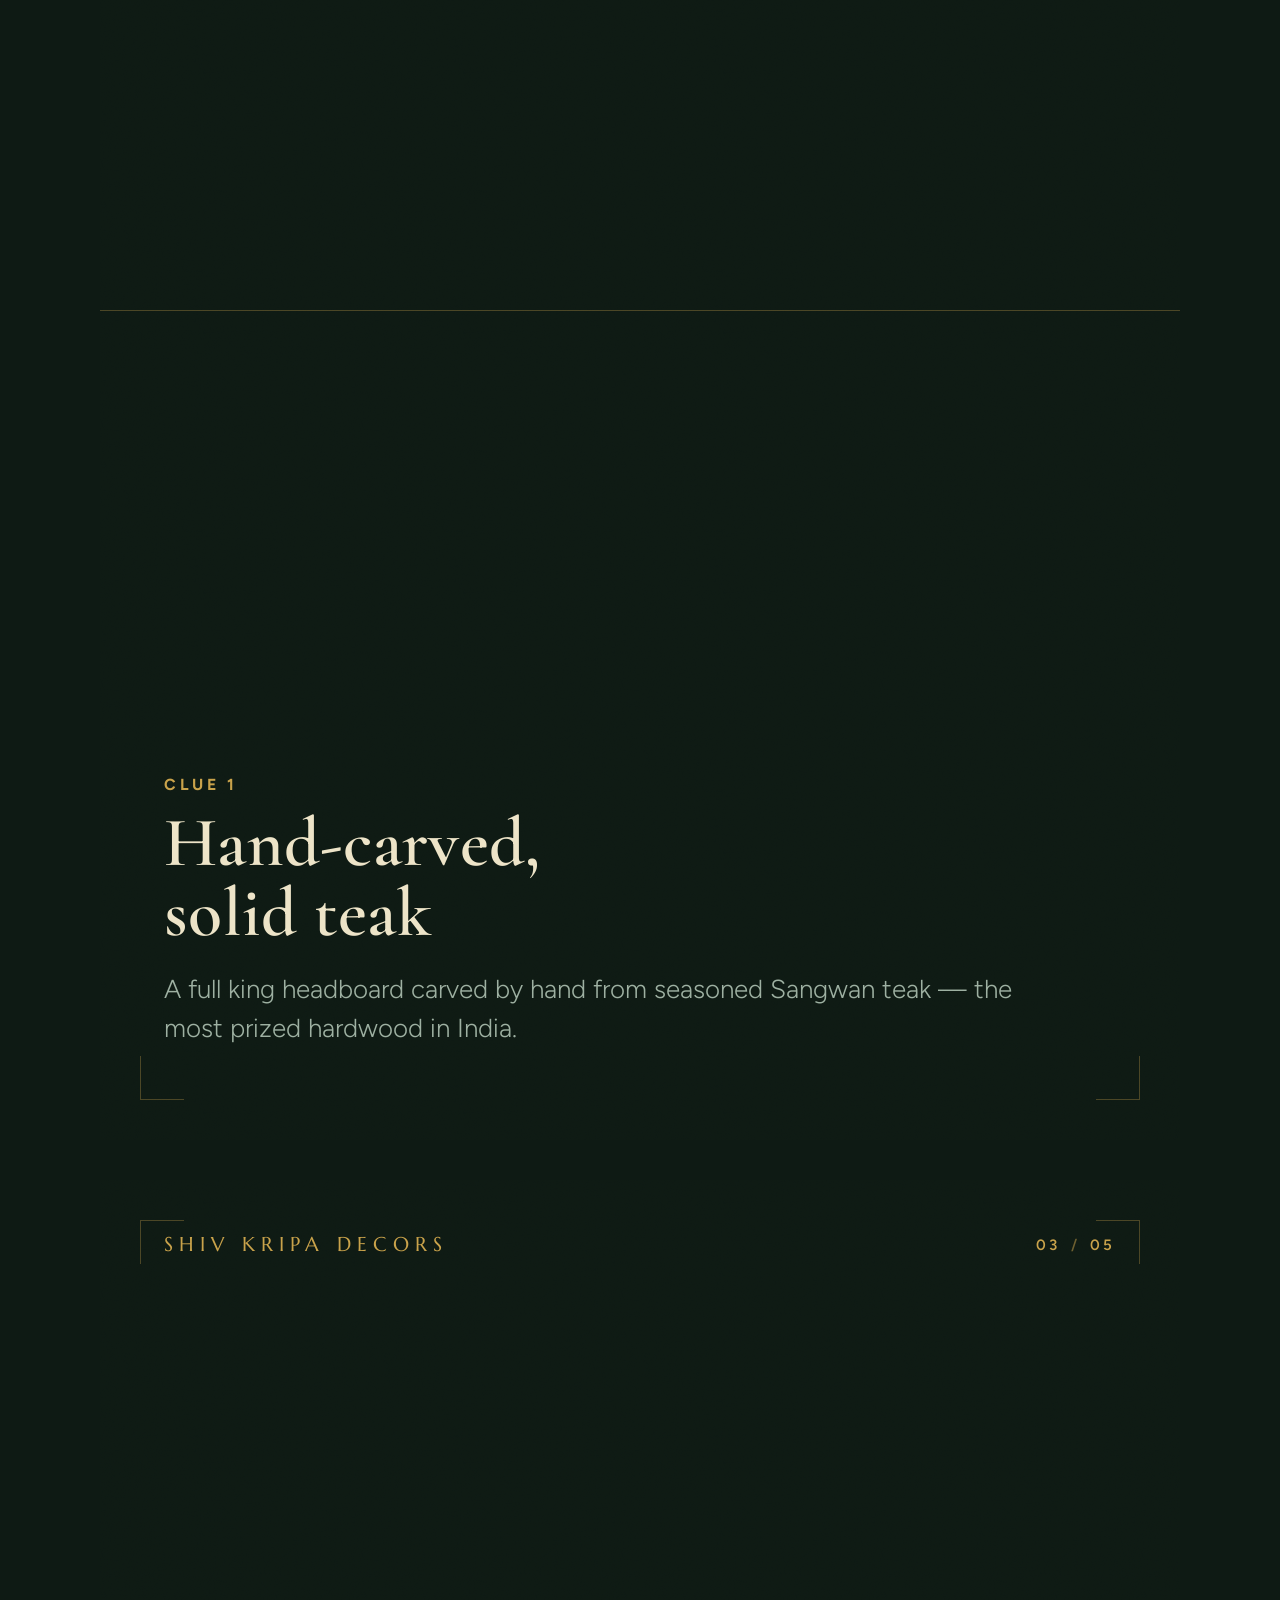
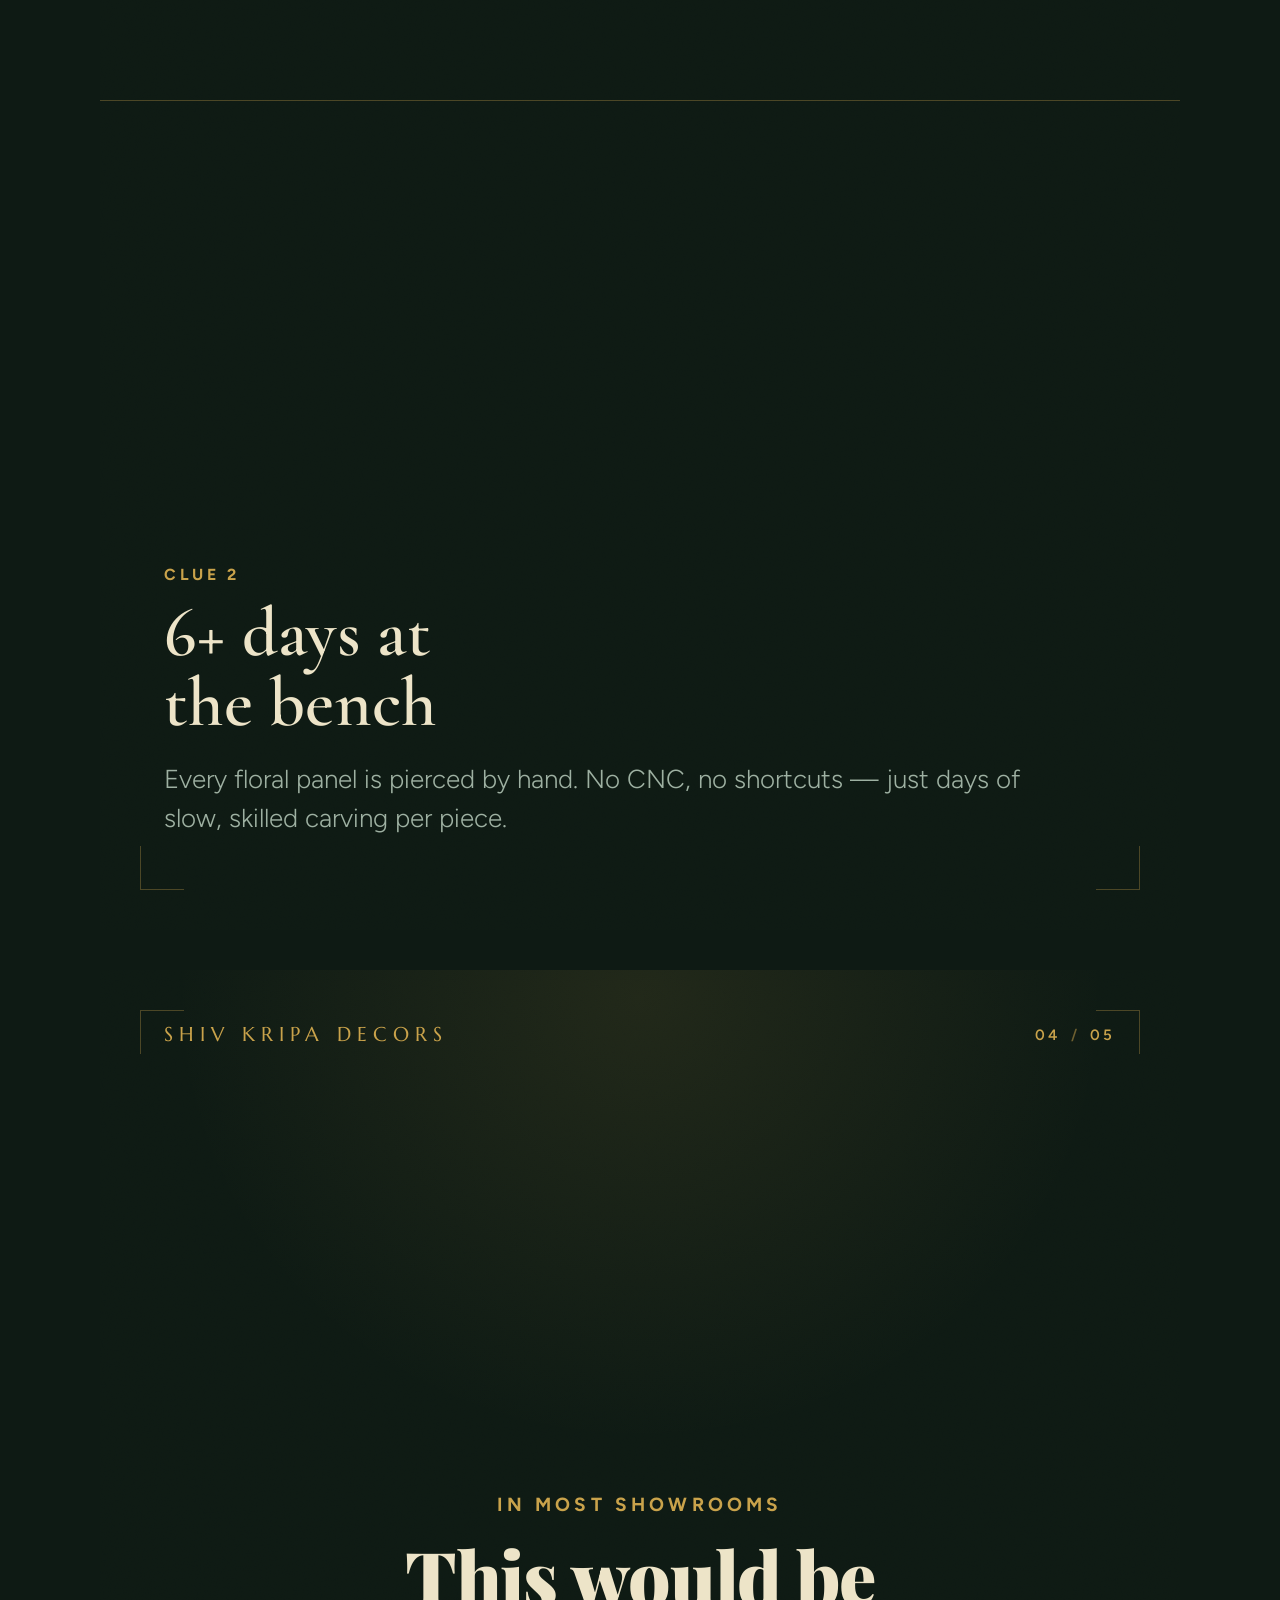
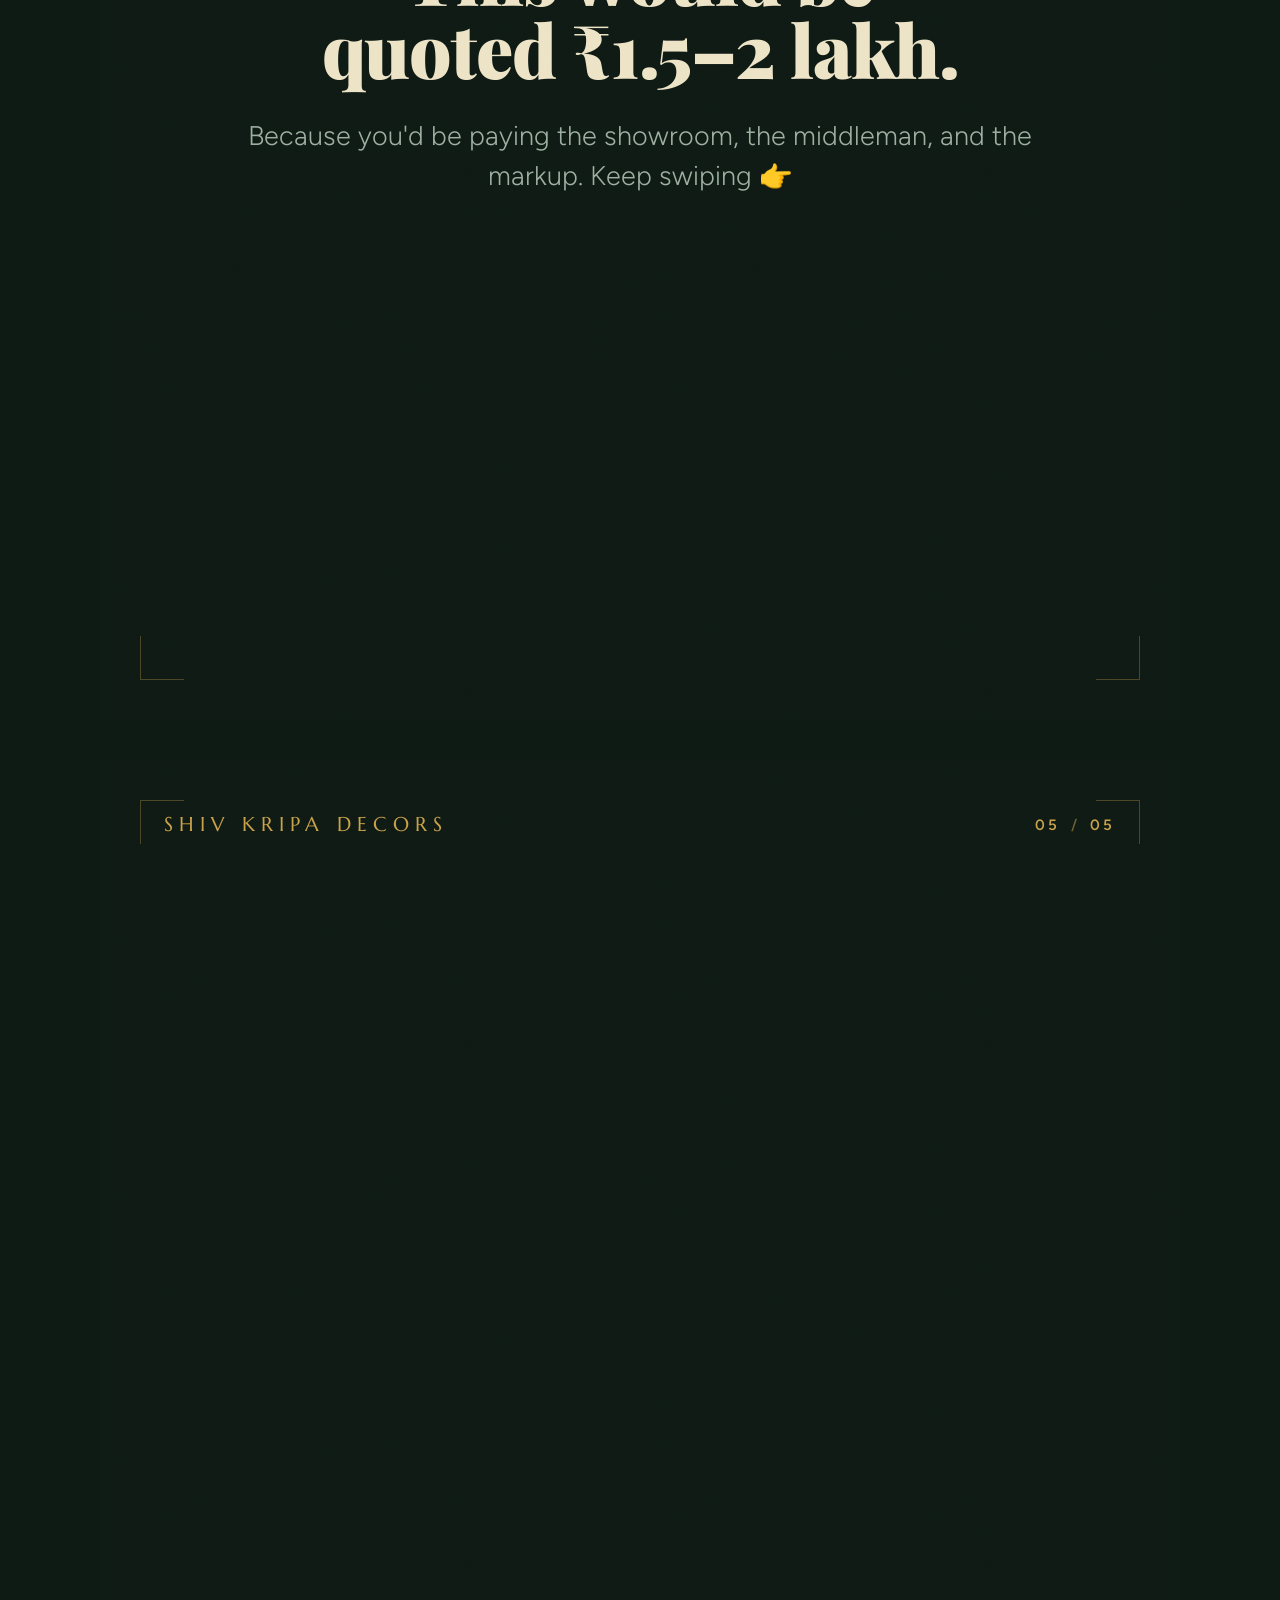
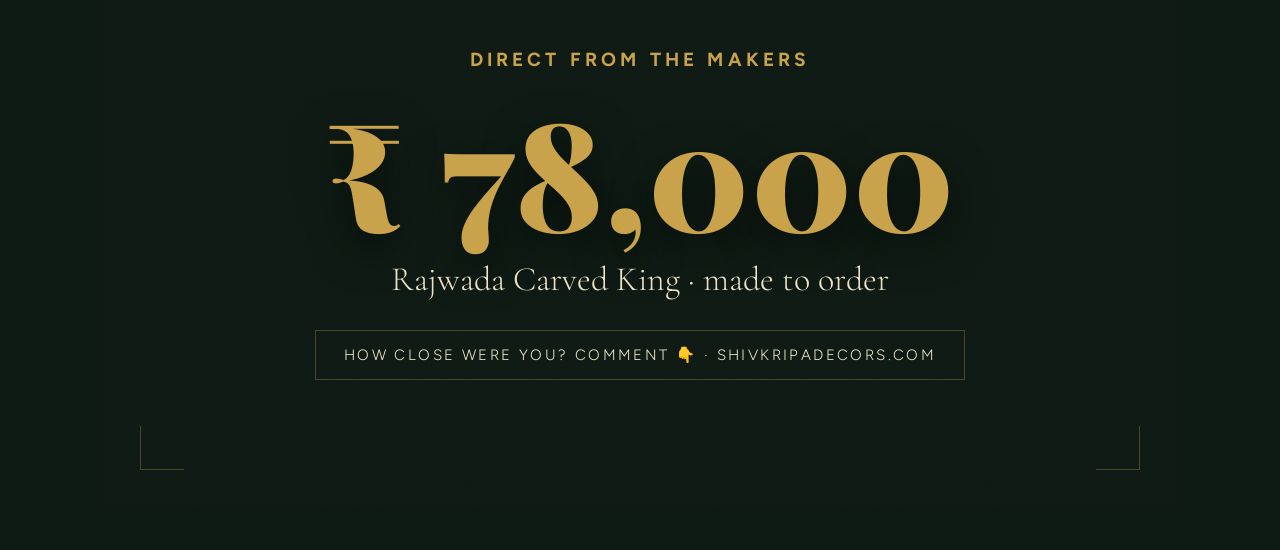
<file: canva/guess-price.html>
<!DOCTYPE html><html lang="en"><head><meta charset="utf-8">
<title>Guess the Price</title>
<link rel="stylesheet" href="https://fonts.googleapis.com/css2?family=Cormorant+Garamond:ital,wght@0,400;0,500;0,600;1,500&family=Marcellus&family=Figtree:wght@300;400;500;600;700;800&family=Playfair+Display:ital,wght@0,700;0,800;0,900;1,700;1,900&display=swap">
<style>
/* SHIV KRIPA DECORS — social creative brand kit (Emerald & Gold) */
:root{
  --ink:#0E1A14; --ink-2:#142219; --ink-3:#17281E; --ink-rgb:14,26,20;
  --gold:#C9A24B; --gold-soft:#A6842F; --gold-rgb:201,162,75;
  --emerald:#1F5140; --ivory:#EDE4C8; --sage:#9DB0A2;
  --line:rgba(201,162,75,.32); --line-soft:rgba(201,162,75,.18);
  --display:'Cormorant Garamond',serif; --serif2:'Marcellus',serif; --body:'Figtree',sans-serif;
  --grain:url("data:image/svg+xml;utf8,<svg xmlns='http://www.w3.org/2000/svg' width='260' height='260'><filter id='n'><feTurbulence type='fractalNoise' baseFrequency='0.85' numOctaves='2' seed='7' stitchTiles='stitch'/><feColorMatrix values='0 0 0 0 0.79  0 0 0 0 0.64  0 0 0 0 0.29  0 0 0 0.05 0'/></filter><rect width='100%' height='100%' filter='url(%23n)'/></svg>");
}
*{margin:0;padding:0;box-sizing:border-box}
html,body{background:var(--ink)}
.canvas{position:relative;overflow:hidden;background:var(--ink);color:var(--ivory);font-family:var(--body);font-weight:300}
.canvas::after{content:"";position:absolute;inset:0;background:var(--grain);opacity:.5;mix-blend-mode:overlay;pointer-events:none;z-index:9}
/* shared brand marks */
.logo{font-family:var(--serif2);color:var(--gold);letter-spacing:.34em;font-weight:400}
.rule{height:1px;background:var(--line)}
.eyebrow{font-family:var(--body);text-transform:uppercase;color:var(--gold);font-weight:500}
.serif{font-family:var(--display);font-weight:500;line-height:1.04;color:var(--ivory)}
.corner{position:absolute;width:54px;height:54px;border:1.5px solid var(--line);z-index:8}
.photo{position:absolute;background-size:cover;background-position:center}
.vign{position:absolute;inset:0;pointer-events:none}


  .canvas{width:1080px;height:1350px;background:var(--ink)}
  .glow{position:absolute;inset:0;background:radial-gradient(72% 55% at 50% 2%,rgba(var(--gold-rgb),.10),transparent 60%);z-index:1}
  .photo.full{inset:0}
  .photo.top{inset:0 0 560px 0}
  .scrim{position:absolute;inset:0;background:linear-gradient(180deg,rgba(var(--ink-rgb),.5),rgba(var(--ink-rgb),.28) 38%,rgba(var(--ink-rgb),.95));z-index:2}
  .photo-line{position:absolute;left:0;right:0;top:520px;height:1px;background:var(--line);z-index:5}
  .photo.top::after{content:"";position:absolute;inset:0;background:linear-gradient(180deg,transparent 55%,var(--ink))}
  .hdr{position:absolute;top:52px;left:64px;right:64px;display:flex;justify-content:space-between;align-items:center;z-index:8}
  .hdr .logo{font-size:20px;letter-spacing:.3em}
  .hdr .idx{font-family:var(--body);font-size:15px;letter-spacing:.24em;color:var(--gold);font-weight:600}
  .hdr .idx i{font-style:normal;opacity:.5;margin:0 2px}
  .corner{width:44px;height:44px}
  .corner.tl{top:40px;left:40px;border-right:none;border-bottom:none}.corner.tr{top:40px;right:40px;border-left:none;border-bottom:none}
  .corner.bl{bottom:40px;left:40px;border-right:none;border-top:none}.corner.br{bottom:40px;right:40px;border-left:none;border-top:none}
  .kick{font-family:var(--body);text-transform:uppercase;color:var(--gold);font-weight:700;font-size:19px;letter-spacing:.22em;margin-bottom:24px}
  .kick.sm{font-size:16px;margin-bottom:14px}
  .hook{font-family:'Playfair Display',serif;font-weight:900;color:var(--ivory);letter-spacing:-.015em;line-height:.92;font-size:104px}
  .hook.mid{font-size:88px}.hook.sm2{font-size:74px;line-height:.98}
  .hook em{font-style:italic;color:var(--gold)}
  .serif{font-family:'Cormorant Garamond',serif;font-weight:600;color:var(--ivory);line-height:1.0;font-size:70px;letter-spacing:.004em}
  .wrap{position:absolute;inset:0;display:flex;flex-direction:column;justify-content:center;padding:0 80px;z-index:6}
  .wrap.center{text-align:center;align-items:center}
  .hsub{font-family:'Cormorant Garamond',serif;font-style:italic;font-weight:500;font-size:44px;color:var(--sage);margin-top:30px;line-height:1.16}
  .factbody{font-family:var(--body);font-weight:300;font-size:27px;line-height:1.5;color:var(--sage);margin-top:30px;max-width:820px}
  .cover-body{position:absolute;left:64px;right:64px;bottom:104px;z-index:8}
  .cover-body.center2{text-align:center;left:60px;right:60px;bottom:130px}
  .pbody{position:absolute;left:64px;right:64px;bottom:92px;z-index:8}
  .pbody.center{text-align:center;left:80px;right:80px}
  .pbody h2{margin-bottom:22px}
  .pbody .body{font-family:var(--body);font-weight:300;font-size:26px;line-height:1.5;color:var(--sage);max-width:900px}
  .pbody .coll{font-family:var(--serif2);font-size:23px;color:var(--gold);letter-spacing:.05em;margin:4px 0 28px}
  .bigprice{font-family:'Playfair Display',serif;font-weight:900;font-size:150px;color:var(--gold);line-height:1;letter-spacing:.01em;text-shadow:0 14px 40px rgba(0,0,0,.5)}
  .reveal-sub{font-family:'Cormorant Garamond',serif;font-size:34px;color:var(--ivory);margin:14px 0 30px}
  .swipe{margin-top:30px;font-family:var(--body);font-size:16px;letter-spacing:.26em;text-transform:uppercase;color:var(--gold);font-weight:600}
  .swipe span{margin-left:6px}
  .foot{position:absolute;left:80px;right:80px;bottom:120px;z-index:8}
  .foot .line{font-family:var(--body);font-weight:600;font-size:27px;color:var(--ivory);margin-bottom:12px}
  .thumb{position:absolute;right:80px;bottom:140px;width:210px;height:262px;background-size:cover;background-position:center;border:1.5px solid var(--line);z-index:5;box-shadow:0 24px 50px -18px #000}
  .cta{display:inline-block;font-family:var(--body);font-size:15px;letter-spacing:.16em;text-transform:uppercase;color:var(--ivory);border:1px solid var(--line);padding:15px 28px}
  .bio{font-family:var(--body);font-size:16px;color:var(--sage);letter-spacing:.05em;margin-top:18px}

/* stack pages vertically for import */
body{margin:0;background:#0E1A14}
.canvas{margin:0 auto 40px}
</style></head>
<body>
<div class="canvas" data-document-role="page" data-label="Guess the Price — 1/5">
  <div class="photo full" style="background-image:url('https://shivkripadecors.com/images/rajwada-carved-king-1.jpg')"></div><div class="scrim"></div>
  <div class="corner tl"></div><div class="corner tr"></div><div class="corner bl"></div><div class="corner br"></div>
  <div class="hdr"><span class="logo">SHIV KRIPA DECORS</span><span class="idx">01 <i>/</i> 05</span></div>
  <div class="cover-body"><div class="kick">Guess the price 👀</div><h1 class="hook mid">What would <em>you</em><br>pay for this?</h1><div class="swipe">Swipe <span>→</span></div></div></div>
<div class="canvas" data-document-role="page" data-label="Guess the Price — 2/5">
  <div class="photo top" style="background-image:url('https://shivkripadecors.com/images/rajwada-carved-king-3.jpg')"></div><div class="photo-line"></div>
  <div class="corner tl"></div><div class="corner tr"></div><div class="corner bl"></div><div class="corner br"></div>
  <div class="hdr"><span class="logo">SHIV KRIPA DECORS</span><span class="idx">02 <i>/</i> 05</span></div>
  <div class="pbody"><div class="kick sm">Clue 1</div><h2 class="serif">Hand-carved,<br>solid teak</h2><div class="body">A full king headboard carved by hand from seasoned Sangwan teak — the most prized hardwood in India.</div></div></div>
<div class="canvas" data-document-role="page" data-label="Guess the Price — 3/5">
  <div class="photo top" style="background-image:url('https://shivkripadecors.com/images/making-4.jpg')"></div><div class="photo-line"></div>
  <div class="corner tl"></div><div class="corner tr"></div><div class="corner bl"></div><div class="corner br"></div>
  <div class="hdr"><span class="logo">SHIV KRIPA DECORS</span><span class="idx">03 <i>/</i> 05</span></div>
  <div class="pbody"><div class="kick sm">Clue 2</div><h2 class="serif">6+ days at<br>the bench</h2><div class="body">Every floral panel is pierced by hand. No CNC, no shortcuts — just days of slow, skilled carving per piece.</div></div></div>
<div class="canvas" data-document-role="page" data-label="Guess the Price — 4/5"><div class="glow"></div>
  <div class="corner tl"></div><div class="corner tr"></div><div class="corner bl"></div><div class="corner br"></div>
  <div class="hdr"><span class="logo">SHIV KRIPA DECORS</span><span class="idx">04 <i>/</i> 05</span></div>
  <div class="wrap center"><div class="kick">In most showrooms</div><h2 class="hook sm2">This would be<br>quoted ₹1.5–2 lakh.</h2><div class="factbody">Because you'd be paying the showroom, the middleman, and the markup. Keep swiping 👉</div></div></div>
<div class="canvas" data-document-role="page" data-label="Guess the Price — 5/5">
  <div class="photo full" style="background-image:url('https://shivkripadecors.com/images/rajwada-carved-king-1.jpg')"></div><div class="scrim"></div>
  <div class="corner tl"></div><div class="corner tr"></div><div class="corner bl"></div><div class="corner br"></div>
  <div class="hdr"><span class="logo">SHIV KRIPA DECORS</span><span class="idx">05 <i>/</i> 05</span></div>
  <div class="cover-body center2"><div class="kick">Direct from the makers</div>
    <div class="bigprice">₹ 78,000</div>
    <div class="reveal-sub">Rajwada Carved King · made to order</div>
    <div class="cta">How close were you? Comment 👇 · shivkripadecors.com</div></div></div>
</body></html>
</file>
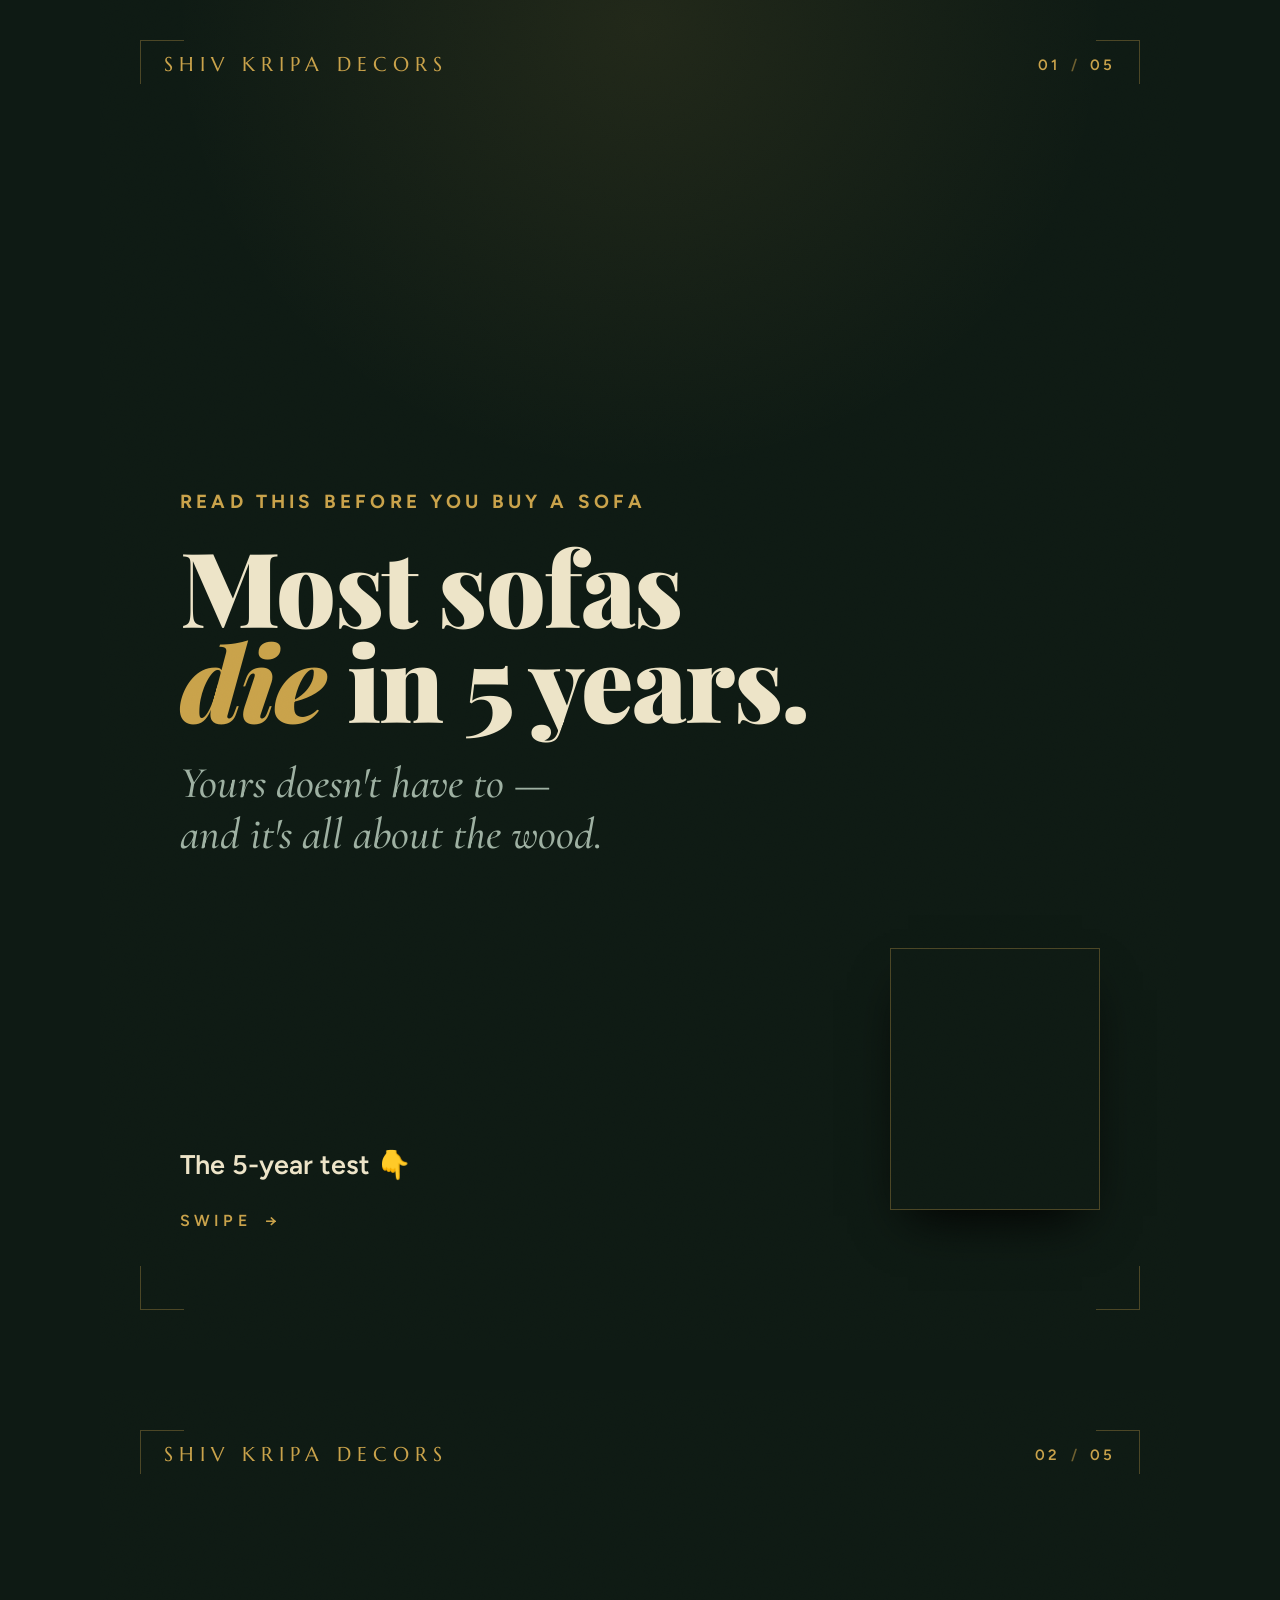
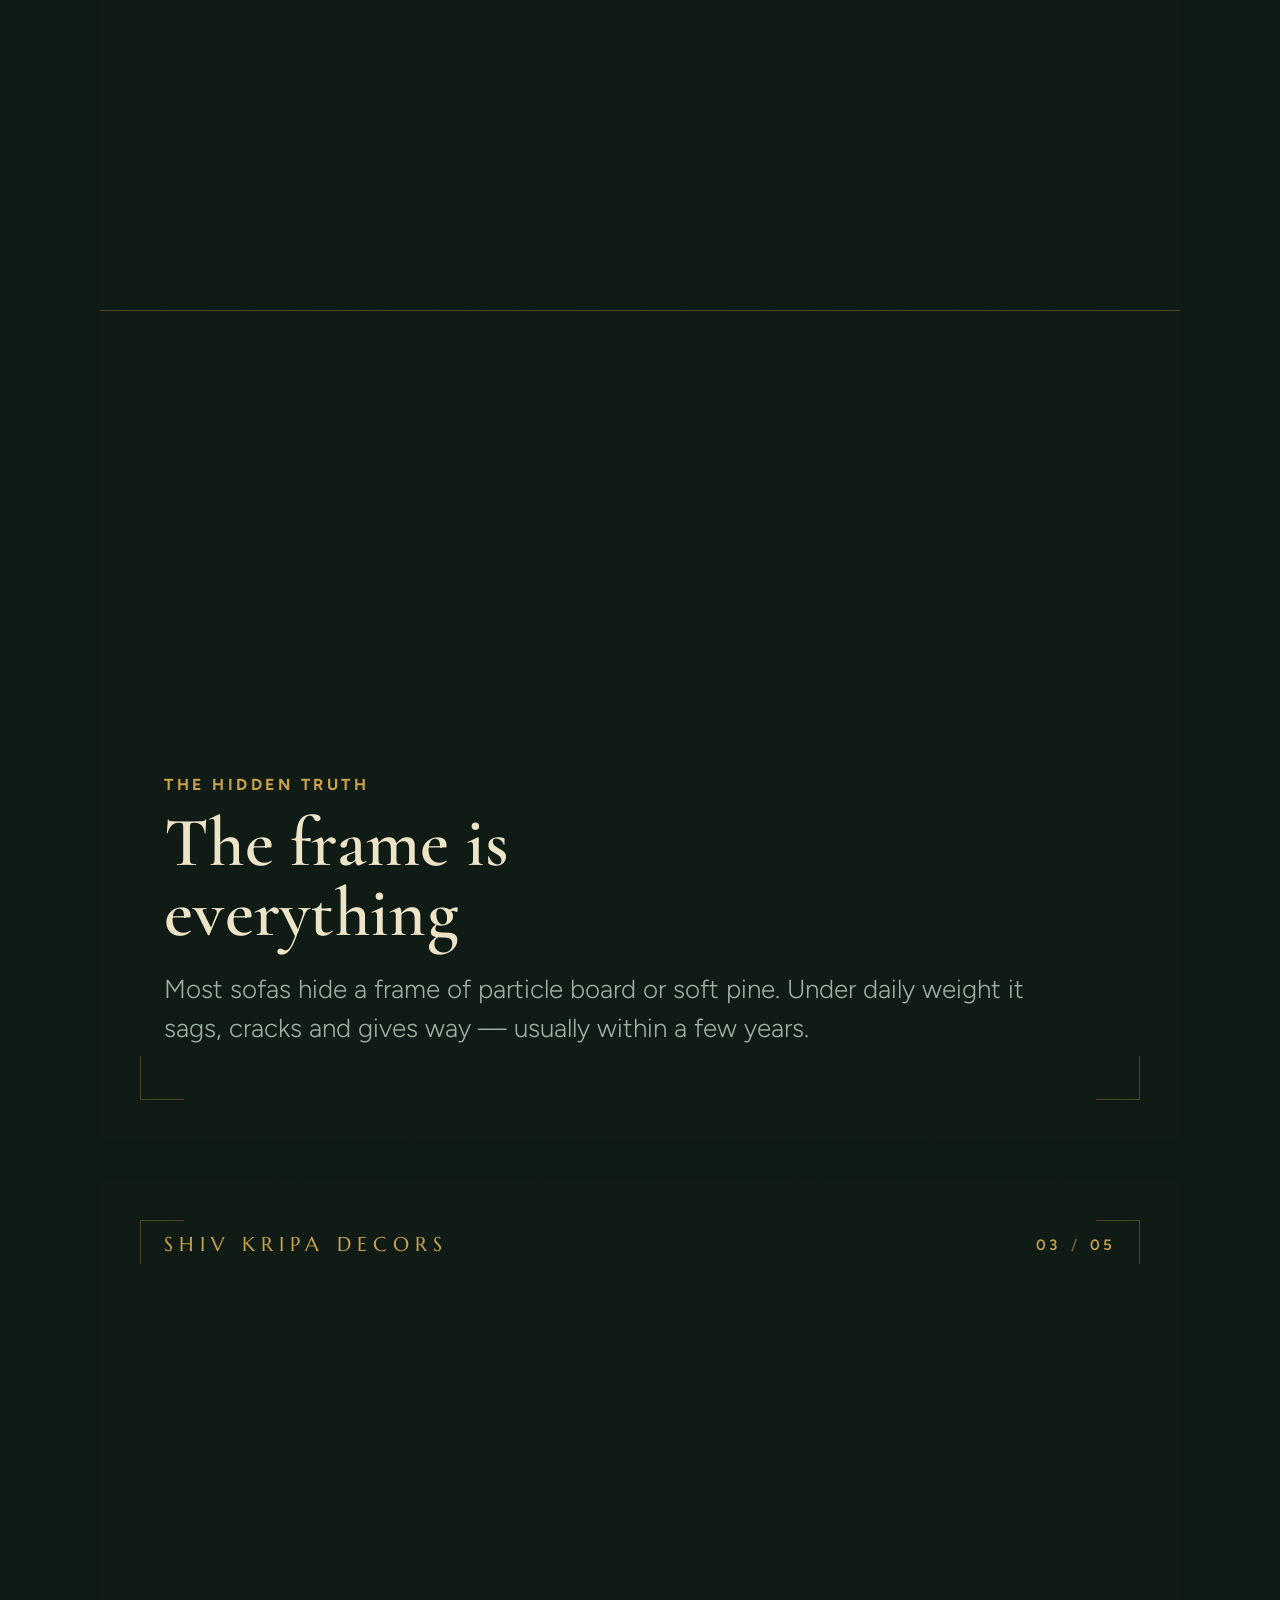
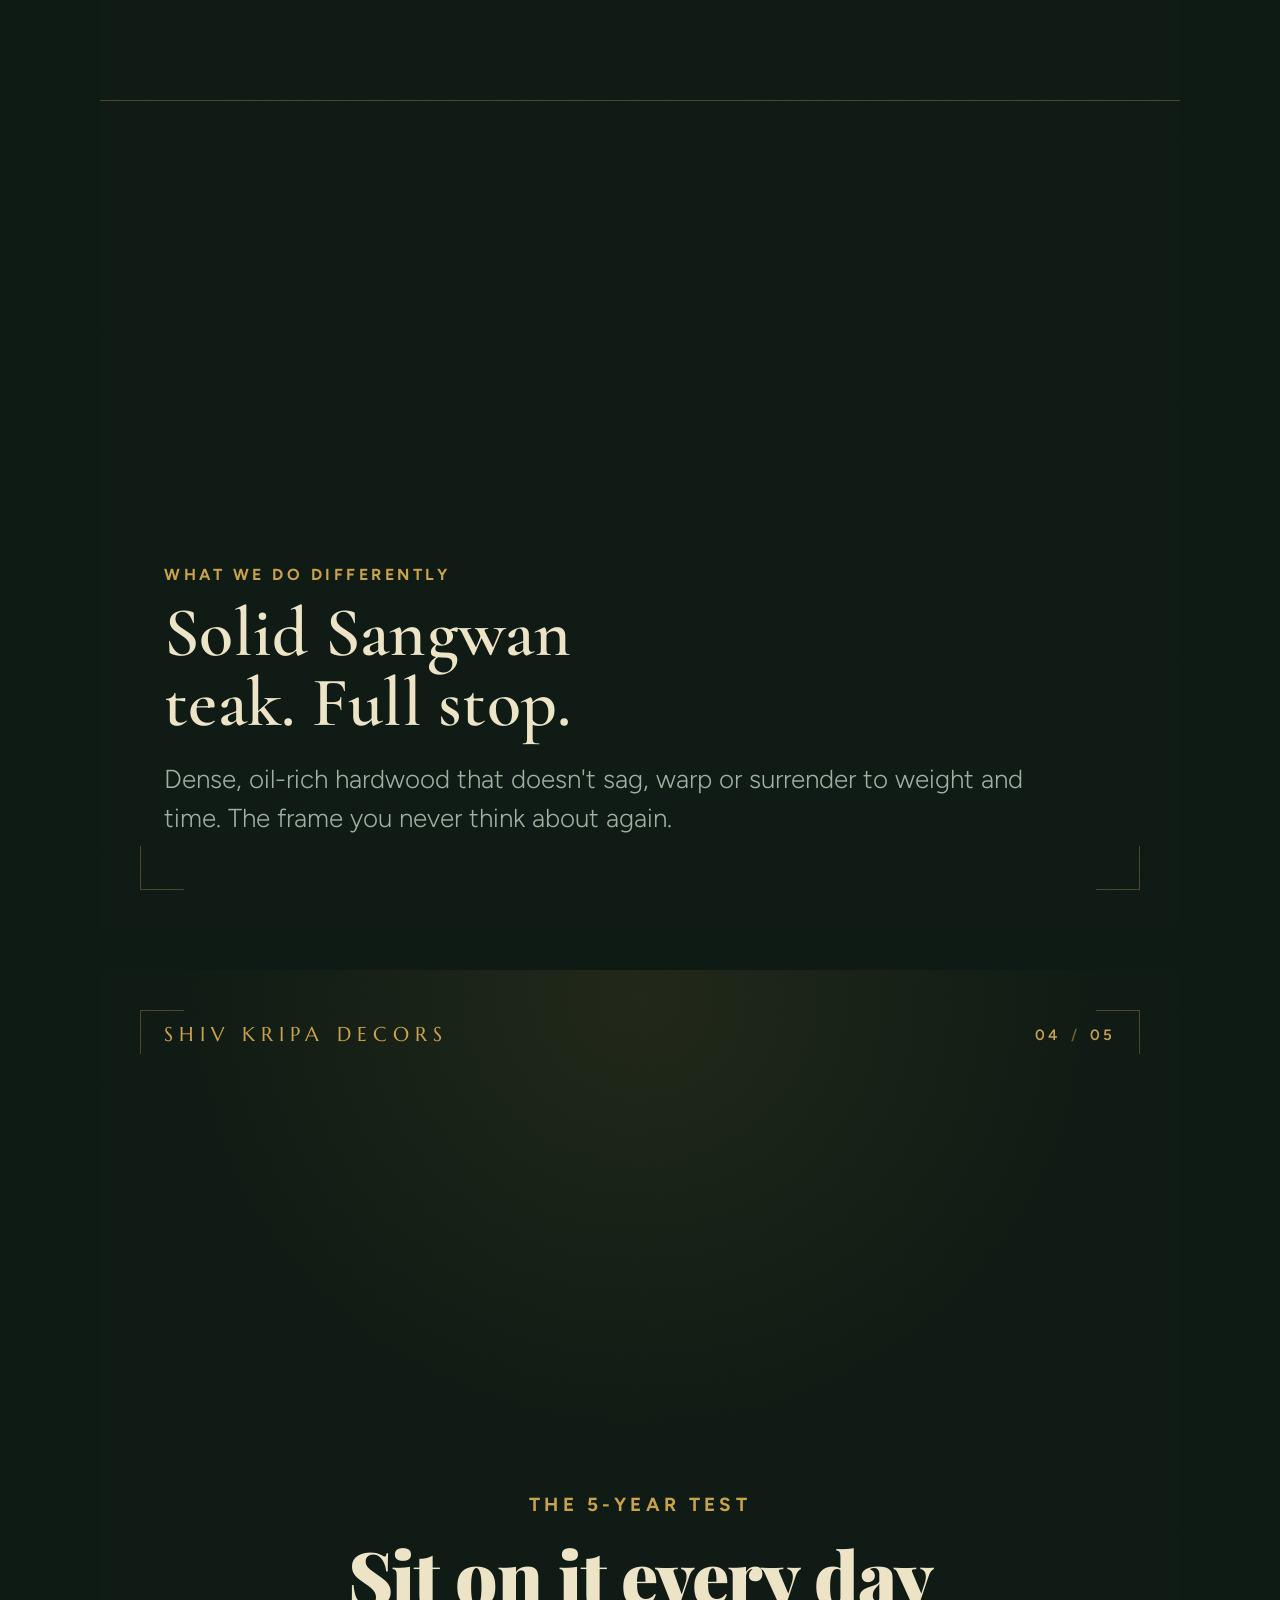
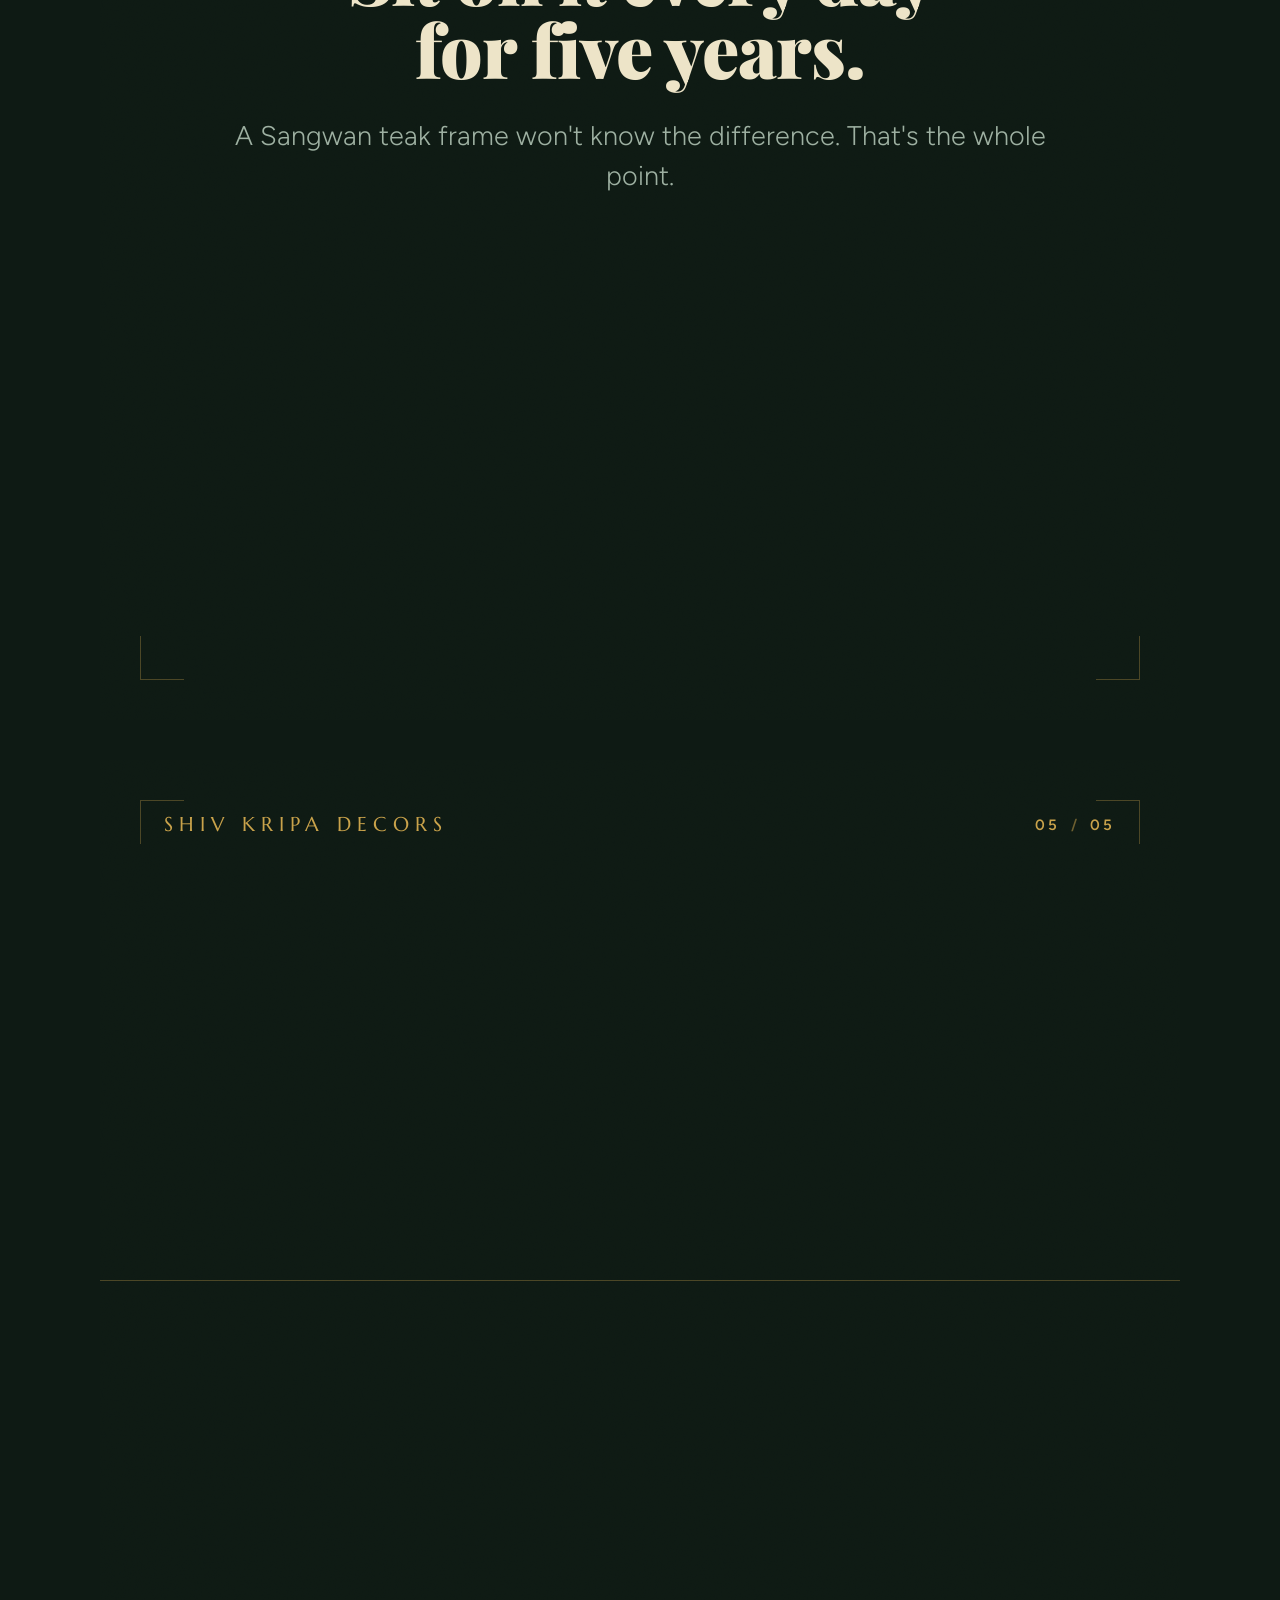
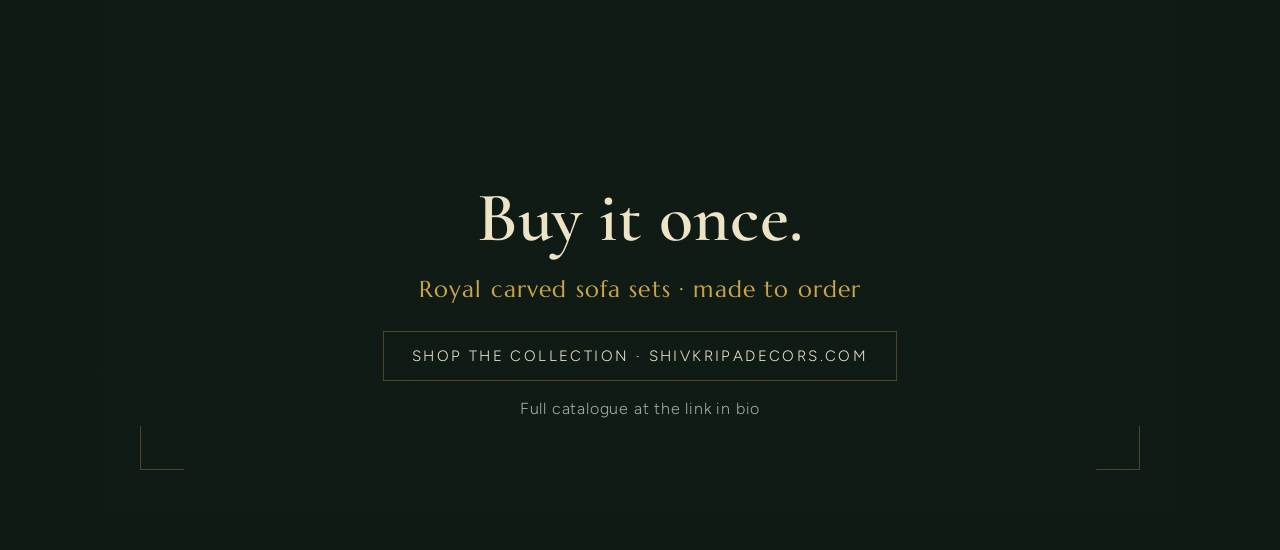
<file: canva/myth-sofa.html>
<!DOCTYPE html><html lang="en"><head><meta charset="utf-8">
<title>Most Sofas Die in 5 Years</title>
<link rel="stylesheet" href="https://fonts.googleapis.com/css2?family=Cormorant+Garamond:ital,wght@0,400;0,500;0,600;1,500&family=Marcellus&family=Figtree:wght@300;400;500;600;700;800&family=Playfair+Display:ital,wght@0,700;0,800;0,900;1,700;1,900&display=swap">
<style>
/* SHIV KRIPA DECORS — social creative brand kit (Emerald & Gold) */
:root{
  --ink:#0E1A14; --ink-2:#142219; --ink-3:#17281E; --ink-rgb:14,26,20;
  --gold:#C9A24B; --gold-soft:#A6842F; --gold-rgb:201,162,75;
  --emerald:#1F5140; --ivory:#EDE4C8; --sage:#9DB0A2;
  --line:rgba(201,162,75,.32); --line-soft:rgba(201,162,75,.18);
  --display:'Cormorant Garamond',serif; --serif2:'Marcellus',serif; --body:'Figtree',sans-serif;
  --grain:url("data:image/svg+xml;utf8,<svg xmlns='http://www.w3.org/2000/svg' width='260' height='260'><filter id='n'><feTurbulence type='fractalNoise' baseFrequency='0.85' numOctaves='2' seed='7' stitchTiles='stitch'/><feColorMatrix values='0 0 0 0 0.79  0 0 0 0 0.64  0 0 0 0 0.29  0 0 0 0.05 0'/></filter><rect width='100%' height='100%' filter='url(%23n)'/></svg>");
}
*{margin:0;padding:0;box-sizing:border-box}
html,body{background:var(--ink)}
.canvas{position:relative;overflow:hidden;background:var(--ink);color:var(--ivory);font-family:var(--body);font-weight:300}
.canvas::after{content:"";position:absolute;inset:0;background:var(--grain);opacity:.5;mix-blend-mode:overlay;pointer-events:none;z-index:9}
/* shared brand marks */
.logo{font-family:var(--serif2);color:var(--gold);letter-spacing:.34em;font-weight:400}
.rule{height:1px;background:var(--line)}
.eyebrow{font-family:var(--body);text-transform:uppercase;color:var(--gold);font-weight:500}
.serif{font-family:var(--display);font-weight:500;line-height:1.04;color:var(--ivory)}
.corner{position:absolute;width:54px;height:54px;border:1.5px solid var(--line);z-index:8}
.photo{position:absolute;background-size:cover;background-position:center}
.vign{position:absolute;inset:0;pointer-events:none}


  .canvas{width:1080px;height:1350px;background:var(--ink)}
  .glow{position:absolute;inset:0;background:radial-gradient(72% 55% at 50% 2%,rgba(var(--gold-rgb),.10),transparent 60%);z-index:1}
  .photo.full{inset:0}
  .photo.top{inset:0 0 560px 0}
  .scrim{position:absolute;inset:0;background:linear-gradient(180deg,rgba(var(--ink-rgb),.5),rgba(var(--ink-rgb),.28) 38%,rgba(var(--ink-rgb),.95));z-index:2}
  .photo-line{position:absolute;left:0;right:0;top:520px;height:1px;background:var(--line);z-index:5}
  .photo.top::after{content:"";position:absolute;inset:0;background:linear-gradient(180deg,transparent 55%,var(--ink))}
  .hdr{position:absolute;top:52px;left:64px;right:64px;display:flex;justify-content:space-between;align-items:center;z-index:8}
  .hdr .logo{font-size:20px;letter-spacing:.3em}
  .hdr .idx{font-family:var(--body);font-size:15px;letter-spacing:.24em;color:var(--gold);font-weight:600}
  .hdr .idx i{font-style:normal;opacity:.5;margin:0 2px}
  .corner{width:44px;height:44px}
  .corner.tl{top:40px;left:40px;border-right:none;border-bottom:none}.corner.tr{top:40px;right:40px;border-left:none;border-bottom:none}
  .corner.bl{bottom:40px;left:40px;border-right:none;border-top:none}.corner.br{bottom:40px;right:40px;border-left:none;border-top:none}
  .kick{font-family:var(--body);text-transform:uppercase;color:var(--gold);font-weight:700;font-size:19px;letter-spacing:.22em;margin-bottom:24px}
  .kick.sm{font-size:16px;margin-bottom:14px}
  .hook{font-family:'Playfair Display',serif;font-weight:900;color:var(--ivory);letter-spacing:-.015em;line-height:.92;font-size:104px}
  .hook.mid{font-size:88px}.hook.sm2{font-size:74px;line-height:.98}
  .hook em{font-style:italic;color:var(--gold)}
  .serif{font-family:'Cormorant Garamond',serif;font-weight:600;color:var(--ivory);line-height:1.0;font-size:70px;letter-spacing:.004em}
  .wrap{position:absolute;inset:0;display:flex;flex-direction:column;justify-content:center;padding:0 80px;z-index:6}
  .wrap.center{text-align:center;align-items:center}
  .hsub{font-family:'Cormorant Garamond',serif;font-style:italic;font-weight:500;font-size:44px;color:var(--sage);margin-top:30px;line-height:1.16}
  .factbody{font-family:var(--body);font-weight:300;font-size:27px;line-height:1.5;color:var(--sage);margin-top:30px;max-width:820px}
  .cover-body{position:absolute;left:64px;right:64px;bottom:104px;z-index:8}
  .cover-body.center2{text-align:center;left:60px;right:60px;bottom:130px}
  .pbody{position:absolute;left:64px;right:64px;bottom:92px;z-index:8}
  .pbody.center{text-align:center;left:80px;right:80px}
  .pbody h2{margin-bottom:22px}
  .pbody .body{font-family:var(--body);font-weight:300;font-size:26px;line-height:1.5;color:var(--sage);max-width:900px}
  .pbody .coll{font-family:var(--serif2);font-size:23px;color:var(--gold);letter-spacing:.05em;margin:4px 0 28px}
  .bigprice{font-family:'Playfair Display',serif;font-weight:900;font-size:150px;color:var(--gold);line-height:1;letter-spacing:.01em;text-shadow:0 14px 40px rgba(0,0,0,.5)}
  .reveal-sub{font-family:'Cormorant Garamond',serif;font-size:34px;color:var(--ivory);margin:14px 0 30px}
  .swipe{margin-top:30px;font-family:var(--body);font-size:16px;letter-spacing:.26em;text-transform:uppercase;color:var(--gold);font-weight:600}
  .swipe span{margin-left:6px}
  .foot{position:absolute;left:80px;right:80px;bottom:120px;z-index:8}
  .foot .line{font-family:var(--body);font-weight:600;font-size:27px;color:var(--ivory);margin-bottom:12px}
  .thumb{position:absolute;right:80px;bottom:140px;width:210px;height:262px;background-size:cover;background-position:center;border:1.5px solid var(--line);z-index:5;box-shadow:0 24px 50px -18px #000}
  .cta{display:inline-block;font-family:var(--body);font-size:15px;letter-spacing:.16em;text-transform:uppercase;color:var(--ivory);border:1px solid var(--line);padding:15px 28px}
  .bio{font-family:var(--body);font-size:16px;color:var(--sage);letter-spacing:.05em;margin-top:18px}

body{margin:0;background:#0E1A14}
.canvas{margin:0 auto 40px}
</style></head>
<body>
<div class="canvas" data-document-role="page" data-label="Most Sofas Die in 5 Years — 1/5"><div class="glow"></div>
  <div class="corner tl"></div><div class="corner tr"></div><div class="corner bl"></div><div class="corner br"></div>
  <div class="hdr"><span class="logo">SHIV KRIPA DECORS</span><span class="idx">01 <i>/</i> 05</span></div>
  <div class="wrap">
    <div class="kick">Read this before you buy a sofa</div>
    <h1 class="hook">Most sofas<br><em>die</em> in 5 years.</h1>
    <div class="hsub">Yours doesn't have to —<br>and it's all about the wood.</div>
  </div>
  <div class="thumb" style="background-image:url('https://shivkripadecors.com/images/badshah-royal-5-1.jpg')"></div>
  <div class="foot"><div class="line">The 5-year test 👇</div><div class="swipe">Swipe <span>→</span></div></div></div>
<div class="canvas" data-document-role="page" data-label="Most Sofas Die in 5 Years — 2/5">
  <div class="photo top" style="background-image:url('https://shivkripadecors.com/images/padmavat-carved-5-1.jpg')"></div><div class="photo-line"></div>
  <div class="corner tl"></div><div class="corner tr"></div><div class="corner bl"></div><div class="corner br"></div>
  <div class="hdr"><span class="logo">SHIV KRIPA DECORS</span><span class="idx">02 <i>/</i> 05</span></div>
  <div class="pbody"><div class="kick sm">The hidden truth</div><h2 class="serif">The frame is<br>everything</h2><div class="body">Most sofas hide a frame of particle board or soft pine. Under daily weight it sags, cracks and gives way — usually within a few years.</div></div></div>
<div class="canvas" data-document-role="page" data-label="Most Sofas Die in 5 Years — 3/5">
  <div class="photo top" style="background-image:url('https://shivkripadecors.com/images/vanraj-teak-5-1.jpg')"></div><div class="photo-line"></div>
  <div class="corner tl"></div><div class="corner tr"></div><div class="corner bl"></div><div class="corner br"></div>
  <div class="hdr"><span class="logo">SHIV KRIPA DECORS</span><span class="idx">03 <i>/</i> 05</span></div>
  <div class="pbody"><div class="kick sm">What we do differently</div><h2 class="serif">Solid Sangwan<br>teak. Full stop.</h2><div class="body">Dense, oil-rich hardwood that doesn't sag, warp or surrender to weight and time. The frame you never think about again.</div></div></div>
<div class="canvas" data-document-role="page" data-label="Most Sofas Die in 5 Years — 4/5"><div class="glow"></div>
  <div class="corner tl"></div><div class="corner tr"></div><div class="corner bl"></div><div class="corner br"></div>
  <div class="hdr"><span class="logo">SHIV KRIPA DECORS</span><span class="idx">04 <i>/</i> 05</span></div>
  <div class="wrap center"><div class="kick">The 5-year test</div><h2 class="hook sm2">Sit on it every day<br>for five years.</h2><div class="factbody">A Sangwan teak frame won't know the difference. That's the whole point.</div></div></div>
<div class="canvas" data-document-role="page" data-label="Most Sofas Die in 5 Years — 5/5">
  <div class="photo top" style="background-image:url('https://shivkripadecors.com/images/badshah-royal-5-1.jpg')"></div><div class="photo-line"></div>
  <div class="corner tl"></div><div class="corner tr"></div><div class="corner bl"></div><div class="corner br"></div>
  <div class="hdr"><span class="logo">SHIV KRIPA DECORS</span><span class="idx">05 <i>/</i> 05</span></div>
  <div class="pbody center"><h2 class="serif">Buy it once.</h2>
    <div class="coll">Royal carved sofa sets · made to order</div>
    <div class="cta">Shop the collection · shivkripadecors.com</div>
    <div class="bio">Full catalogue at the link in bio</div></div></div>
</body></html>
</file>
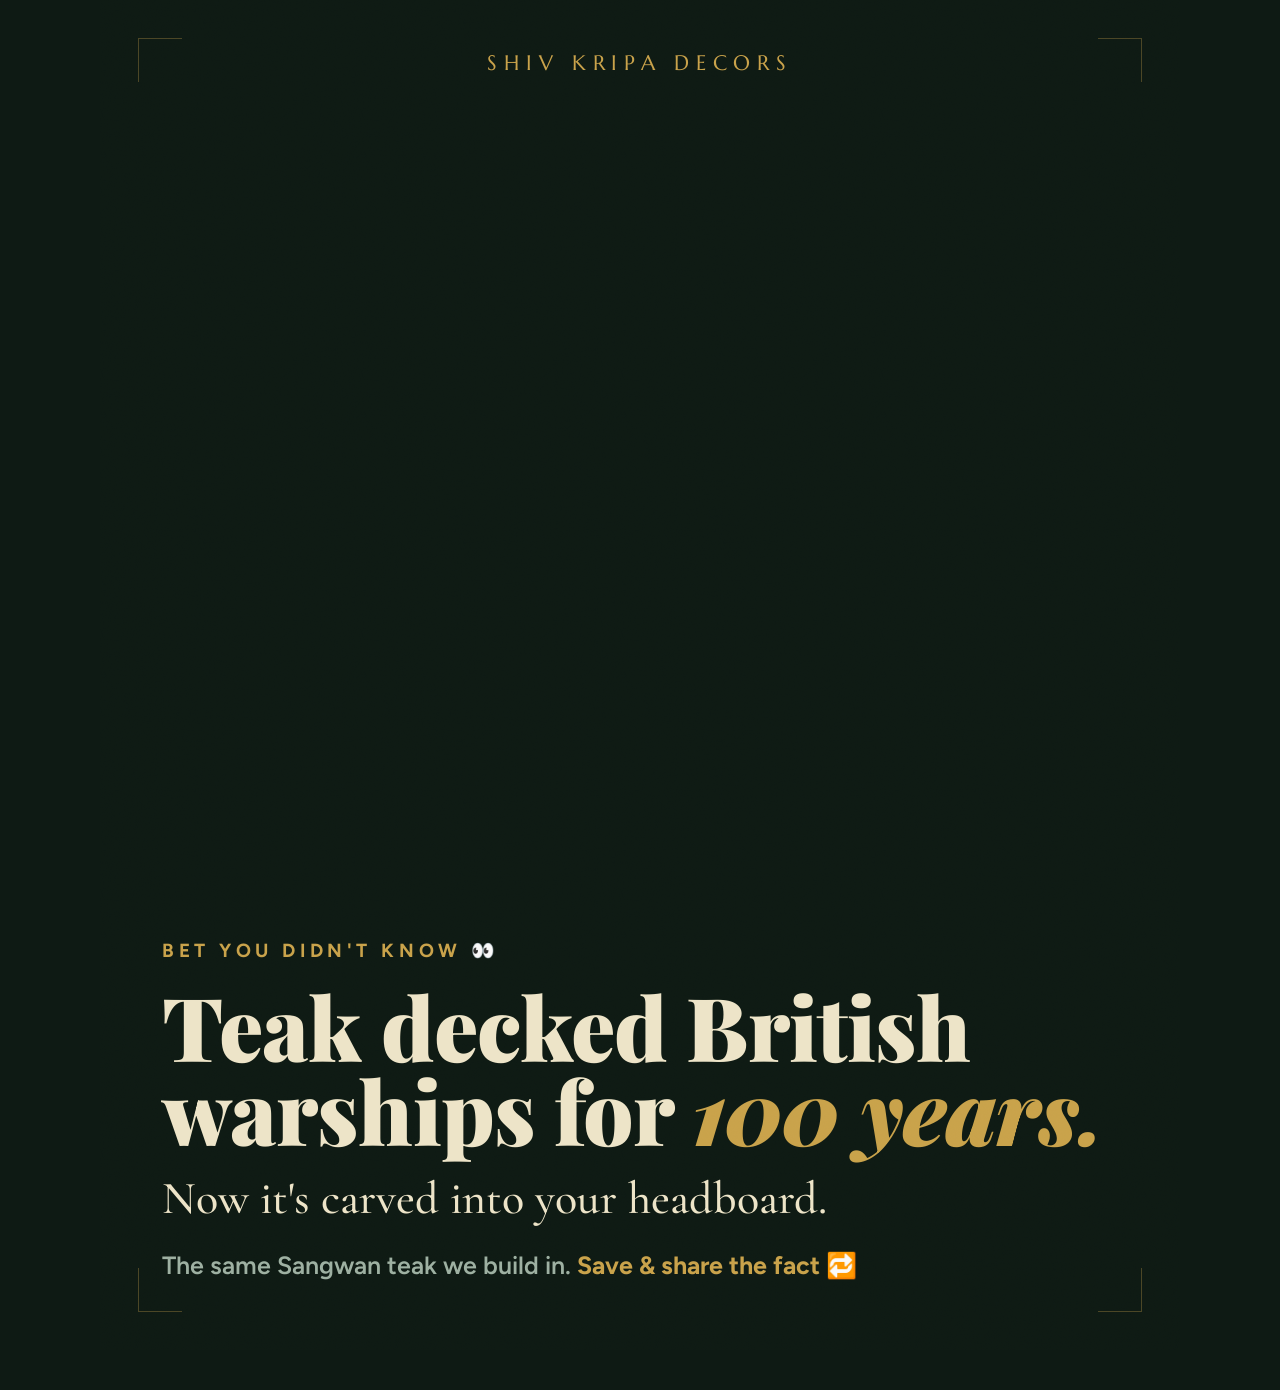
<file: canva/post-fact.html>
<!DOCTYPE html><html lang="en"><head><meta charset="utf-8">
<title>Warship Teak Fact</title>
<link rel="stylesheet" href="https://fonts.googleapis.com/css2?family=Cormorant+Garamond:ital,wght@0,400;0,500;0,600;1,500&family=Marcellus&family=Figtree:wght@300;400;500;600;700;800&family=Playfair+Display:ital,wght@0,700;0,800;0,900;1,700;1,900&display=swap">
<style>
/* SHIV KRIPA DECORS — social creative brand kit (Emerald & Gold) */
:root{
  --ink:#0E1A14; --ink-2:#142219; --ink-3:#17281E; --ink-rgb:14,26,20;
  --gold:#C9A24B; --gold-soft:#A6842F; --gold-rgb:201,162,75;
  --emerald:#1F5140; --ivory:#EDE4C8; --sage:#9DB0A2;
  --line:rgba(201,162,75,.32); --line-soft:rgba(201,162,75,.18);
  --display:'Cormorant Garamond',serif; --serif2:'Marcellus',serif; --body:'Figtree',sans-serif;
  --grain:url("data:image/svg+xml;utf8,<svg xmlns='http://www.w3.org/2000/svg' width='260' height='260'><filter id='n'><feTurbulence type='fractalNoise' baseFrequency='0.85' numOctaves='2' seed='7' stitchTiles='stitch'/><feColorMatrix values='0 0 0 0 0.79  0 0 0 0 0.64  0 0 0 0 0.29  0 0 0 0.05 0'/></filter><rect width='100%' height='100%' filter='url(%23n)'/></svg>");
}
*{margin:0;padding:0;box-sizing:border-box}
html,body{background:var(--ink)}
.canvas{position:relative;overflow:hidden;background:var(--ink);color:var(--ivory);font-family:var(--body);font-weight:300}
.canvas::after{content:"";position:absolute;inset:0;background:var(--grain);opacity:.5;mix-blend-mode:overlay;pointer-events:none;z-index:9}
/* shared brand marks */
.logo{font-family:var(--serif2);color:var(--gold);letter-spacing:.34em;font-weight:400}
.rule{height:1px;background:var(--line)}
.eyebrow{font-family:var(--body);text-transform:uppercase;color:var(--gold);font-weight:500}
.serif{font-family:var(--display);font-weight:500;line-height:1.04;color:var(--ivory)}
.corner{position:absolute;width:54px;height:54px;border:1.5px solid var(--line);z-index:8}
.photo{position:absolute;background-size:cover;background-position:center}
.vign{position:absolute;inset:0;pointer-events:none}


  .canvas{width:1080px;height:1350px}
  .photo{inset:0;background-image:url('file:///Users/sameer/Downloads/vaikunth/images/rajwada-carved-king-1.jpg')}
  .topfade{position:absolute;top:0;left:0;right:0;height:190px;background:linear-gradient(to bottom,rgba(var(--ink-rgb),.6),transparent);z-index:3}
  .scrim{position:absolute;inset:0;background:linear-gradient(180deg,transparent 30%,rgba(var(--ink-rgb),.6) 54%,rgba(var(--ink-rgb),.98));z-index:2}
  .hdr{position:absolute;top:50px;left:0;right:0;text-align:center;z-index:8}
  .hdr .logo{font-size:21px;letter-spacing:.32em}
  .corner{width:44px;height:44px}
  .corner.tl{top:38px;left:38px;border-right:none;border-bottom:none}.corner.tr{top:38px;right:38px;border-left:none;border-bottom:none}
  .corner.bl{bottom:38px;left:38px;border-right:none;border-top:none}.corner.br{bottom:38px;right:38px;border-left:none;border-top:none}
  .body{position:absolute;left:62px;right:62px;bottom:70px;z-index:8}
  .kick{font-family:var(--body);text-transform:uppercase;color:var(--gold);font-weight:700;font-size:19px;letter-spacing:.24em;margin-bottom:22px}
  .hook{font-family:'Playfair Display',serif;font-weight:900;font-size:88px;line-height:.95;color:var(--ivory);letter-spacing:-.01em}
  .hook em{font-style:italic;color:var(--gold)}
  .sub{font-family:'Cormorant Garamond',serif;font-weight:500;font-size:46px;color:var(--ivory);margin-top:22px;line-height:1.1}
  .cta{font-family:var(--body);font-weight:600;font-size:25px;color:var(--sage);margin-top:26px}
  .cta b{color:var(--gold);font-weight:700}

body{margin:0;background:#0E1A14}
.canvas{margin:0 auto 40px}
</style></head>
<body>
<div class="canvas" data-document-role="page" data-label="Warship Teak Fact">
  <div class="photo"></div><div class="topfade"></div><div class="scrim"></div>
  <div class="corner tl"></div><div class="corner tr"></div><div class="corner bl"></div><div class="corner br"></div>
  <div class="hdr"><span class="logo">SHIV KRIPA DECORS</span></div>
  <div class="body">
    <div class="kick">Bet you didn't know 👀</div>
    <div class="hook">Teak decked British<br>warships for <em>100 years.</em></div>
    <div class="sub">Now it's carved into your headboard.</div>
    <div class="cta">The same Sangwan teak we build in. <b>Save &amp; share the fact 🔁</b></div>
  </div>
</div>
</body></html>
</file>
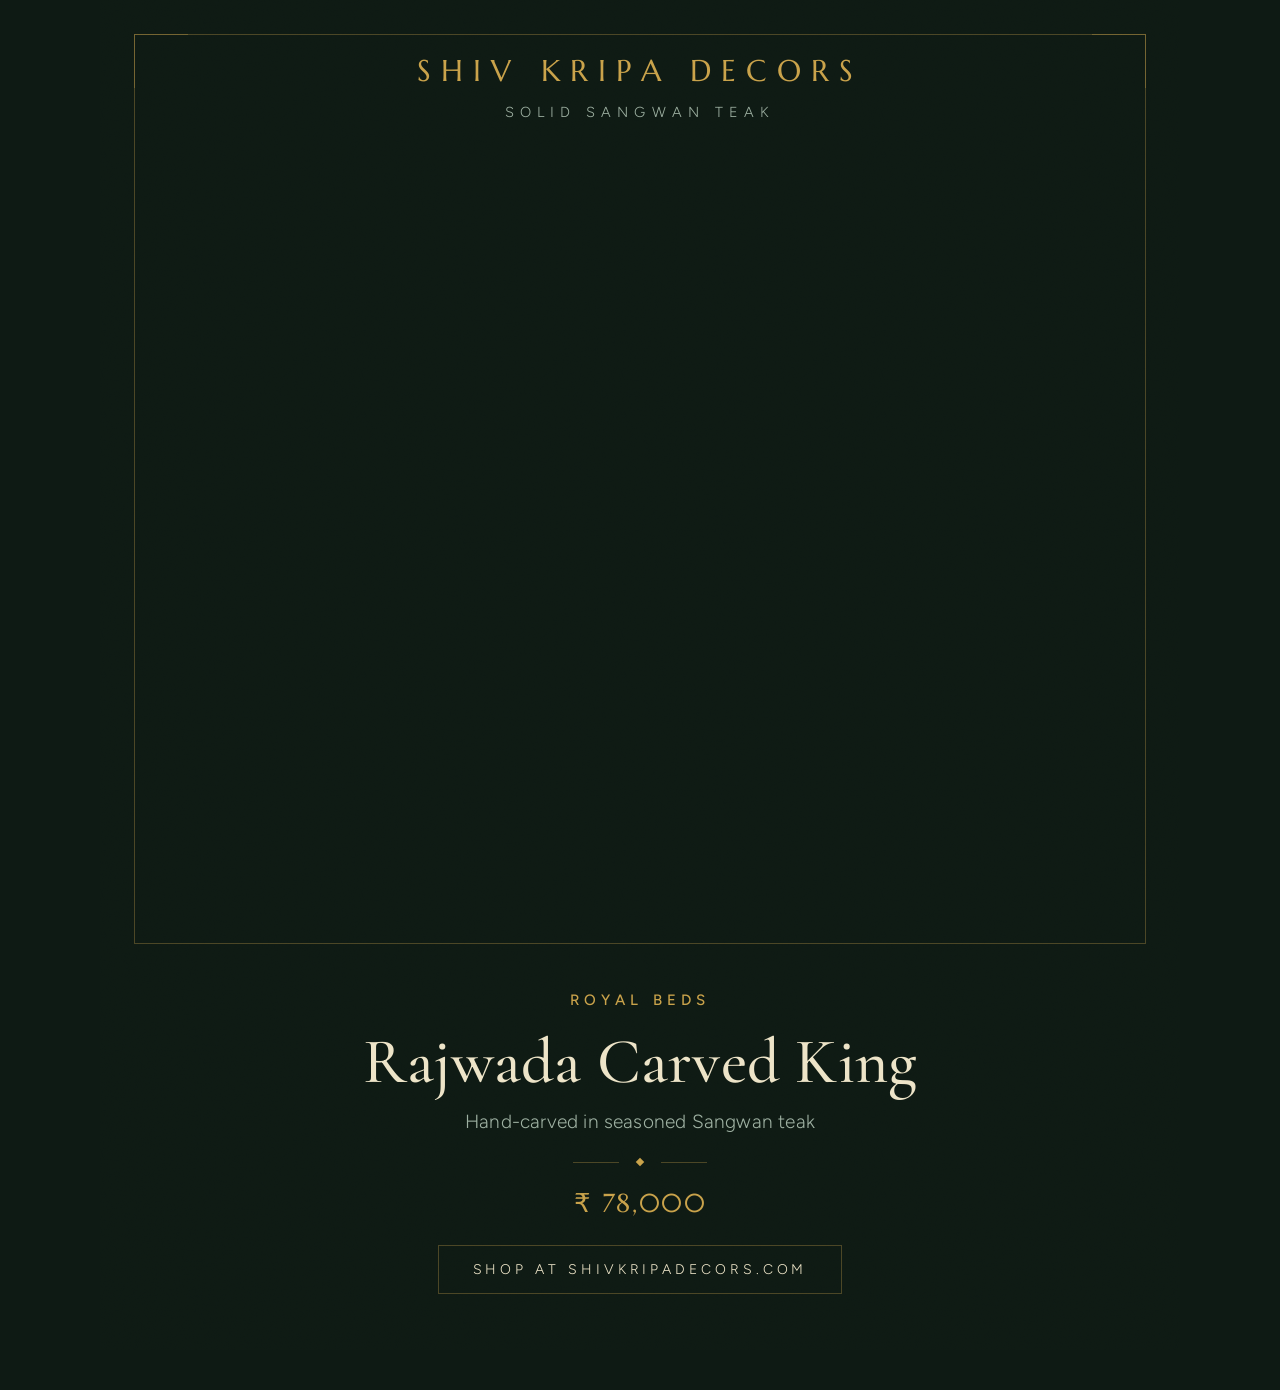
<file: canva/product-tile.html>
<!DOCTYPE html><html lang="en"><head><meta charset="utf-8">
<title>Product Tile Template</title>
<link rel="stylesheet" href="https://fonts.googleapis.com/css2?family=Cormorant+Garamond:ital,wght@0,400;0,500;0,600;1,500&family=Marcellus&family=Figtree:wght@300;400;500;600;700;800&family=Playfair+Display:ital,wght@0,700;0,800;0,900;1,700;1,900&display=swap">
<style>
/* SHIV KRIPA DECORS — social creative brand kit (Emerald & Gold) */
:root{
  --ink:#0E1A14; --ink-2:#142219; --ink-3:#17281E; --ink-rgb:14,26,20;
  --gold:#C9A24B; --gold-soft:#A6842F; --gold-rgb:201,162,75;
  --emerald:#1F5140; --ivory:#EDE4C8; --sage:#9DB0A2;
  --line:rgba(201,162,75,.32); --line-soft:rgba(201,162,75,.18);
  --display:'Cormorant Garamond',serif; --serif2:'Marcellus',serif; --body:'Figtree',sans-serif;
  --grain:url("data:image/svg+xml;utf8,<svg xmlns='http://www.w3.org/2000/svg' width='260' height='260'><filter id='n'><feTurbulence type='fractalNoise' baseFrequency='0.85' numOctaves='2' seed='7' stitchTiles='stitch'/><feColorMatrix values='0 0 0 0 0.79  0 0 0 0 0.64  0 0 0 0 0.29  0 0 0 0.05 0'/></filter><rect width='100%' height='100%' filter='url(%23n)'/></svg>");
}
*{margin:0;padding:0;box-sizing:border-box}
html,body{background:var(--ink)}
.canvas{position:relative;overflow:hidden;background:var(--ink);color:var(--ivory);font-family:var(--body);font-weight:300}
.canvas::after{content:"";position:absolute;inset:0;background:var(--grain);opacity:.5;mix-blend-mode:overlay;pointer-events:none;z-index:9}
/* shared brand marks */
.logo{font-family:var(--serif2);color:var(--gold);letter-spacing:.34em;font-weight:400}
.rule{height:1px;background:var(--line)}
.eyebrow{font-family:var(--body);text-transform:uppercase;color:var(--gold);font-weight:500}
.serif{font-family:var(--display);font-weight:500;line-height:1.04;color:var(--ivory)}
.corner{position:absolute;width:54px;height:54px;border:1.5px solid var(--line);z-index:8}
.photo{position:absolute;background-size:cover;background-position:center}
.vign{position:absolute;inset:0;pointer-events:none}


  .canvas{width:1080px;height:1350px}
  /* photo occupies top region */
  .photo{inset:0 0 372px 0}
  .photo-frame{position:absolute;inset:34px 34px 406px 34px;border:1.5px solid var(--line);z-index:7;pointer-events:none}
  .fade{position:absolute;left:0;right:0;bottom:372px;height:260px;background:linear-gradient(to bottom,transparent,rgba(var(--ink-rgb),.55) 55%,var(--ink));z-index:6}
  /* top brand bar */
  .top{position:absolute;top:52px;left:0;right:0;text-align:center;z-index:8}
  .top .logo{font-size:30px}
  .top .tag{font-family:var(--body);font-size:14.5px;letter-spacing:.42em;text-transform:uppercase;color:var(--sage);margin-top:14px}
  /* bottom text block */
  .foot{position:absolute;left:0;right:0;bottom:0;height:372px;z-index:8;padding:0 64px 56px;display:flex;flex-direction:column;justify-content:flex-end;align-items:center;text-align:center}
  .foot .coll{font-size:15px;letter-spacing:.34em;text-transform:uppercase;color:var(--gold);font-weight:500;margin-bottom:20px}
  .foot h1{font-family:var(--display);font-weight:500;font-size:64px;line-height:1.02;color:var(--ivory);letter-spacing:.004em}
  .foot .sub{font-size:19px;color:var(--sage);margin-top:16px;font-weight:300;letter-spacing:.01em}
  .divider{display:flex;align-items:center;gap:18px;margin:26px 0 22px}
  .divider .l{width:46px;height:1px;background:var(--line)}
  .divider .d{width:6px;height:6px;background:var(--gold);transform:rotate(45deg)}
  .price{font-family:var(--serif2);font-size:26px;color:var(--gold);letter-spacing:.06em}
  .cta{margin-top:26px;font-family:var(--body);font-size:14px;letter-spacing:.28em;text-transform:uppercase;color:var(--ivory);border:1px solid var(--line);padding:15px 34px}

body{margin:0;background:#0E1A14}
.canvas{margin:0 auto 40px}
</style></head>
<body>
<div class="canvas" data-document-role="page" data-label="Product Tile Template">
  <div class="photo" style="background-image:url('https://shivkripadecors.com/images/rajwada-carved-king-1.jpg')"></div>
  <div class="topfade" style="position:absolute;top:0;left:0;right:0;height:230px;background:linear-gradient(to bottom,rgba(var(--ink-rgb),.62),transparent);z-index:5"></div>
  <div class="fade"></div>
  <div class="photo-frame"></div>
  <div class="corner" style="top:34px;left:34px;border-right:none;border-bottom:none"></div>
  <div class="corner" style="top:34px;right:34px;border-left:none;border-bottom:none"></div>

  <div class="top">
    <div class="logo">SHIV KRIPA DECORS</div>
    <div class="tag">Solid Sangwan Teak</div>
  </div>

  <div class="foot">
    <div class="coll">Royal Beds</div>
    <h1>Rajwada Carved King</h1>
    <div class="sub">Hand-carved in seasoned Sangwan teak</div>
    <div class="divider"><span class="l"></span><span class="d"></span><span class="l"></span></div>
    <div class="price">₹ 78,000</div>
    <div class="cta">Shop at shivkripadecors.com</div>
  </div>
</div>
</body></html>
</file>
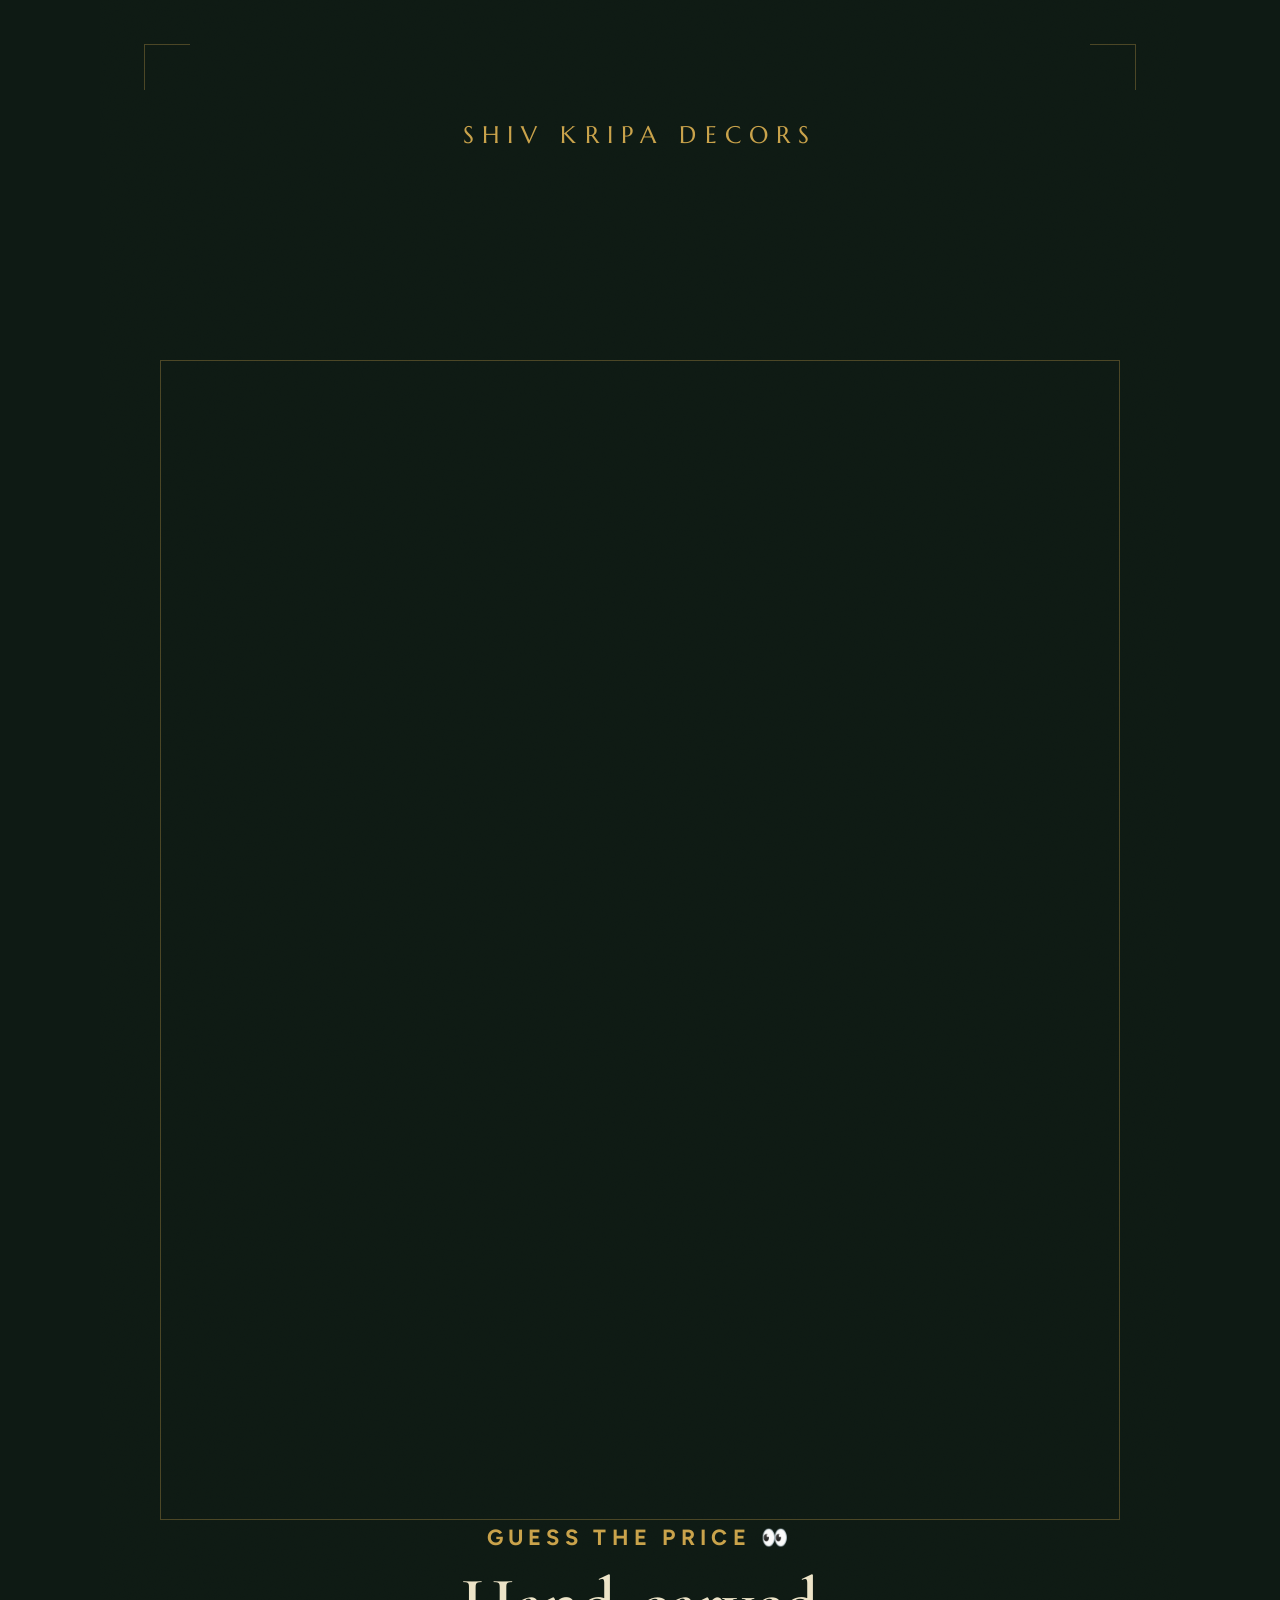
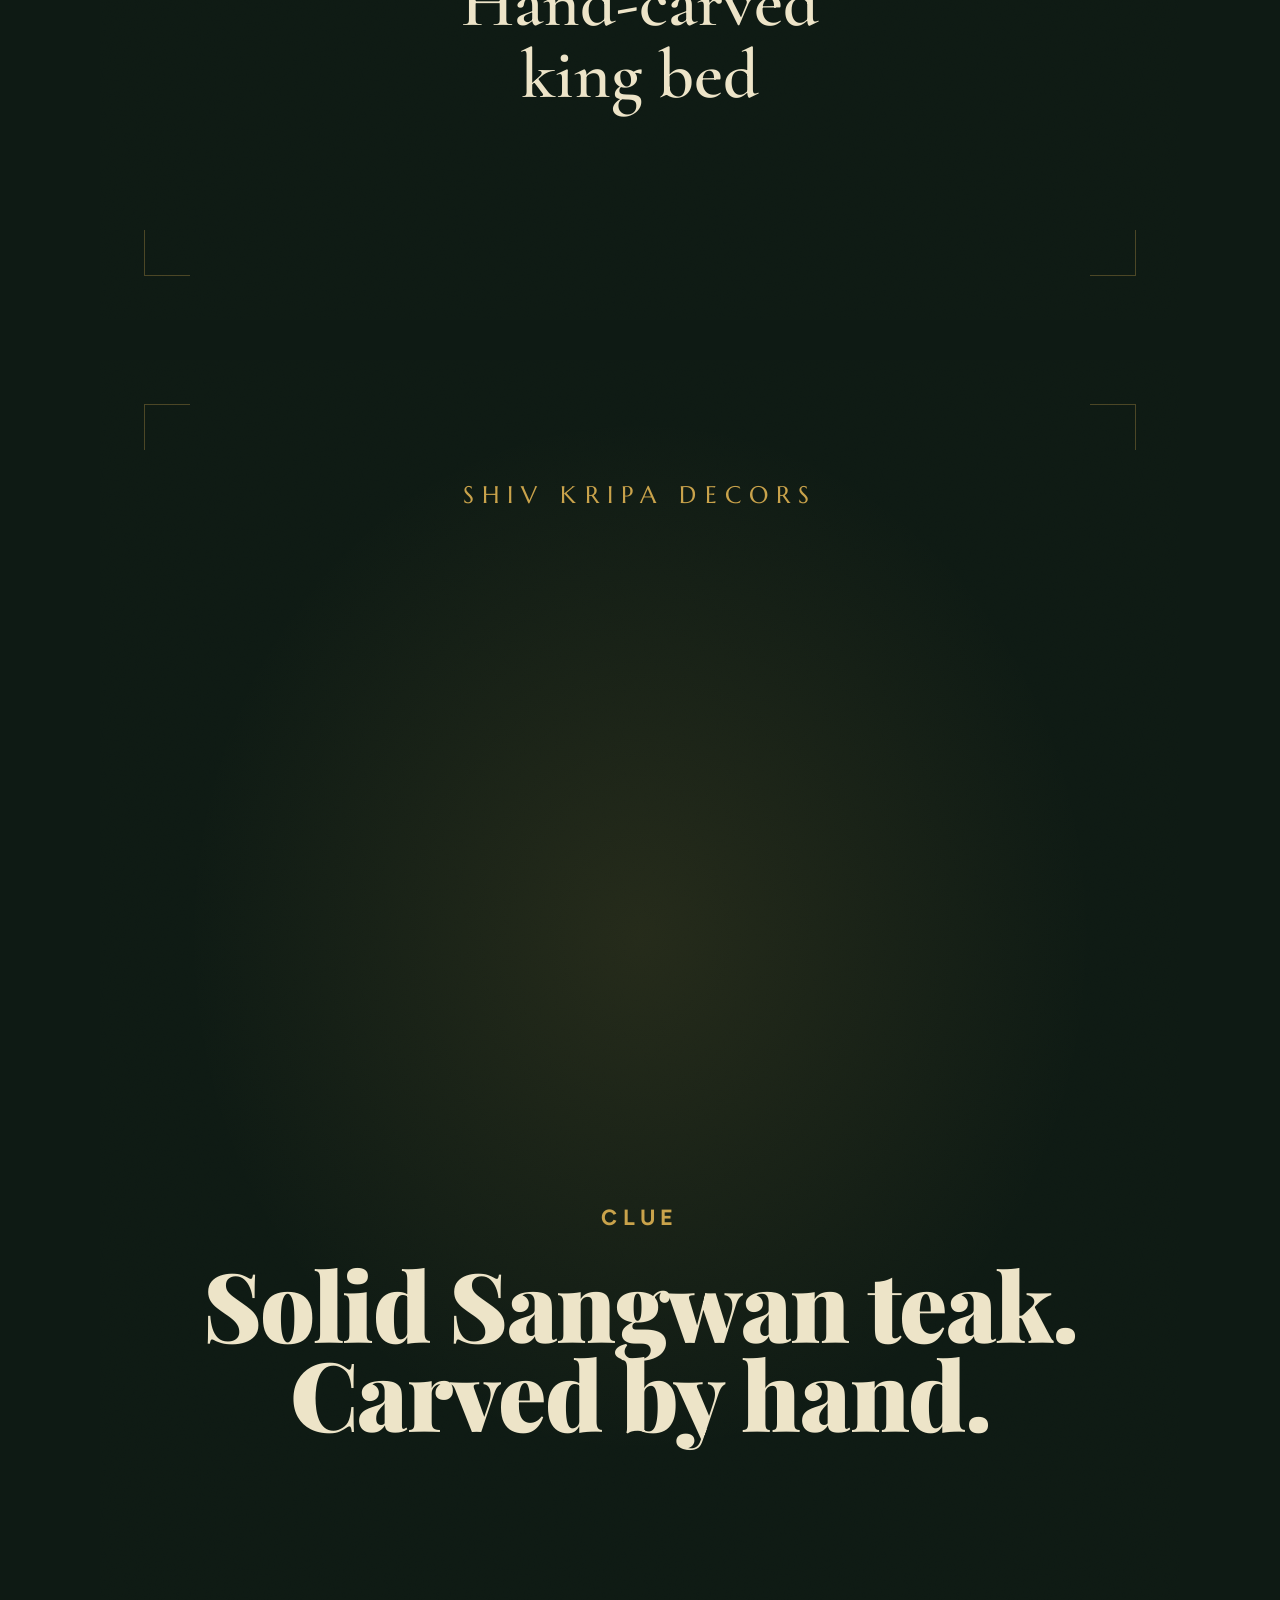
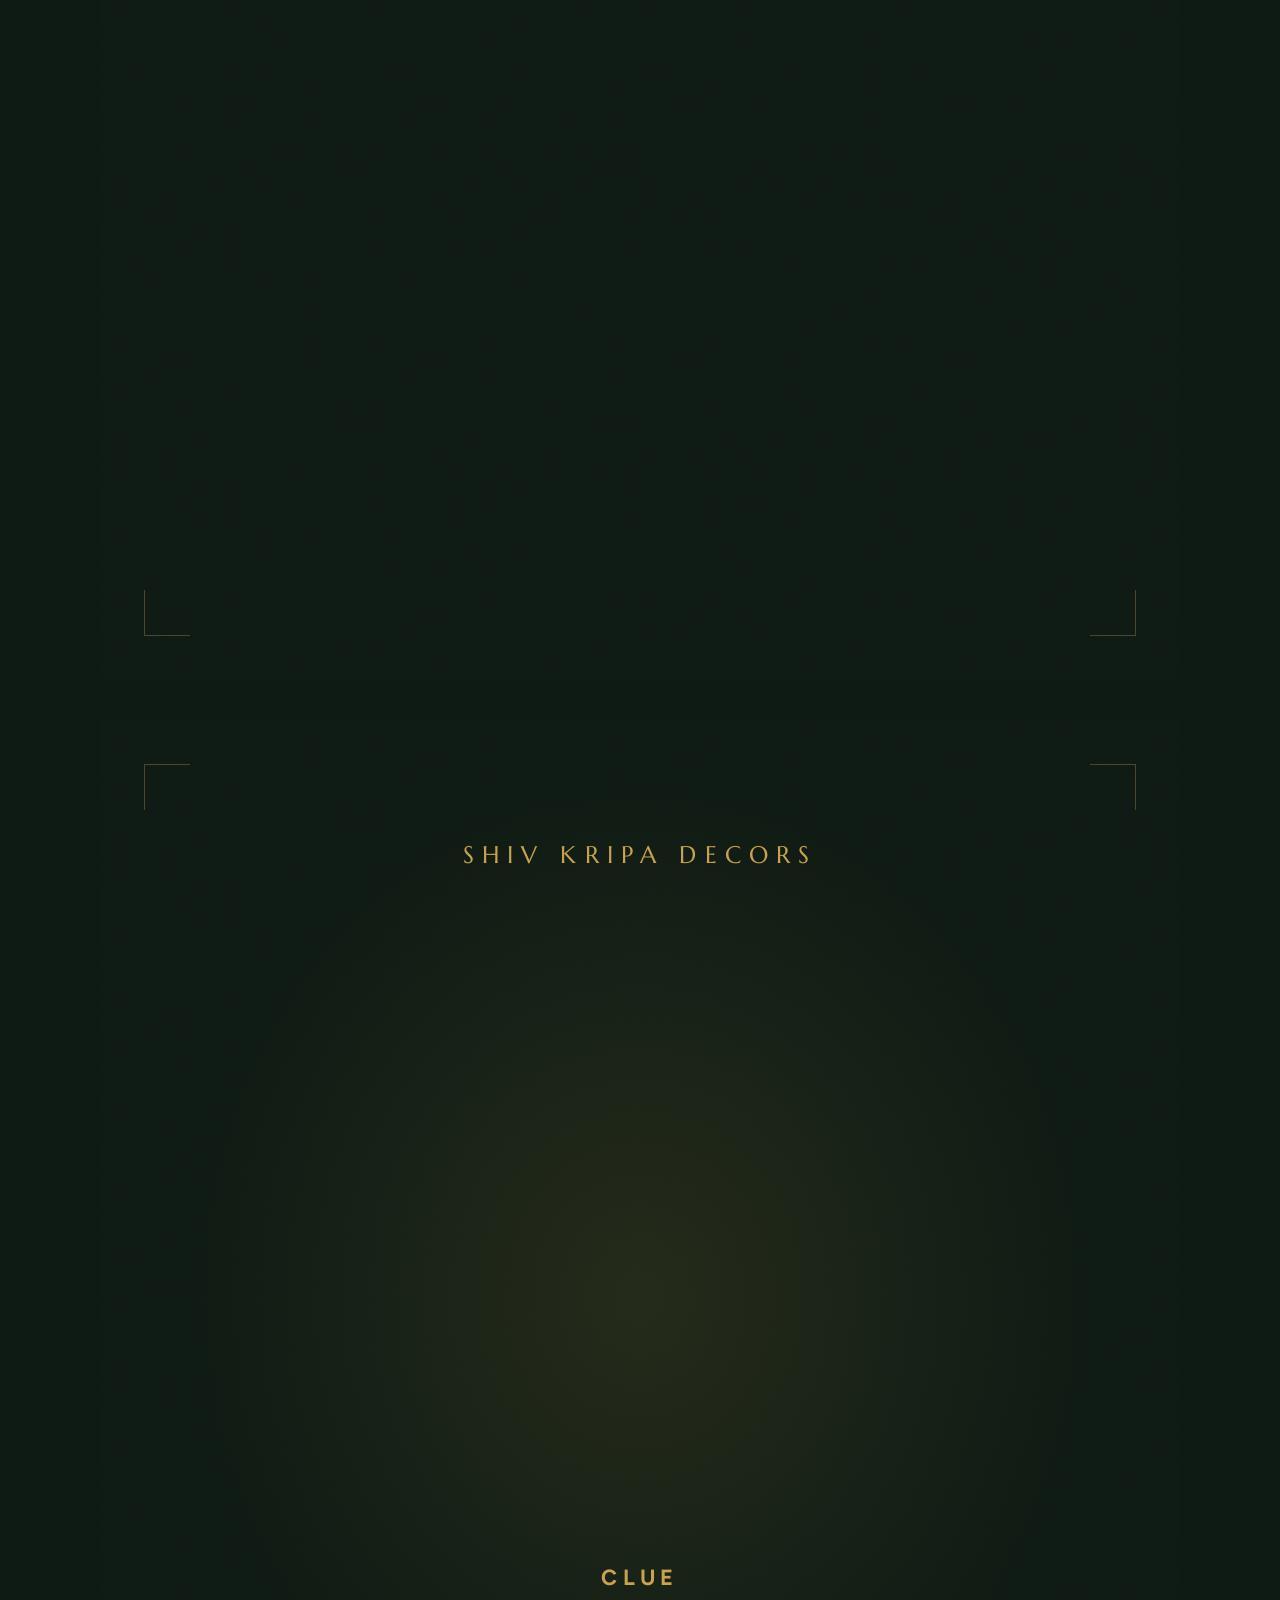
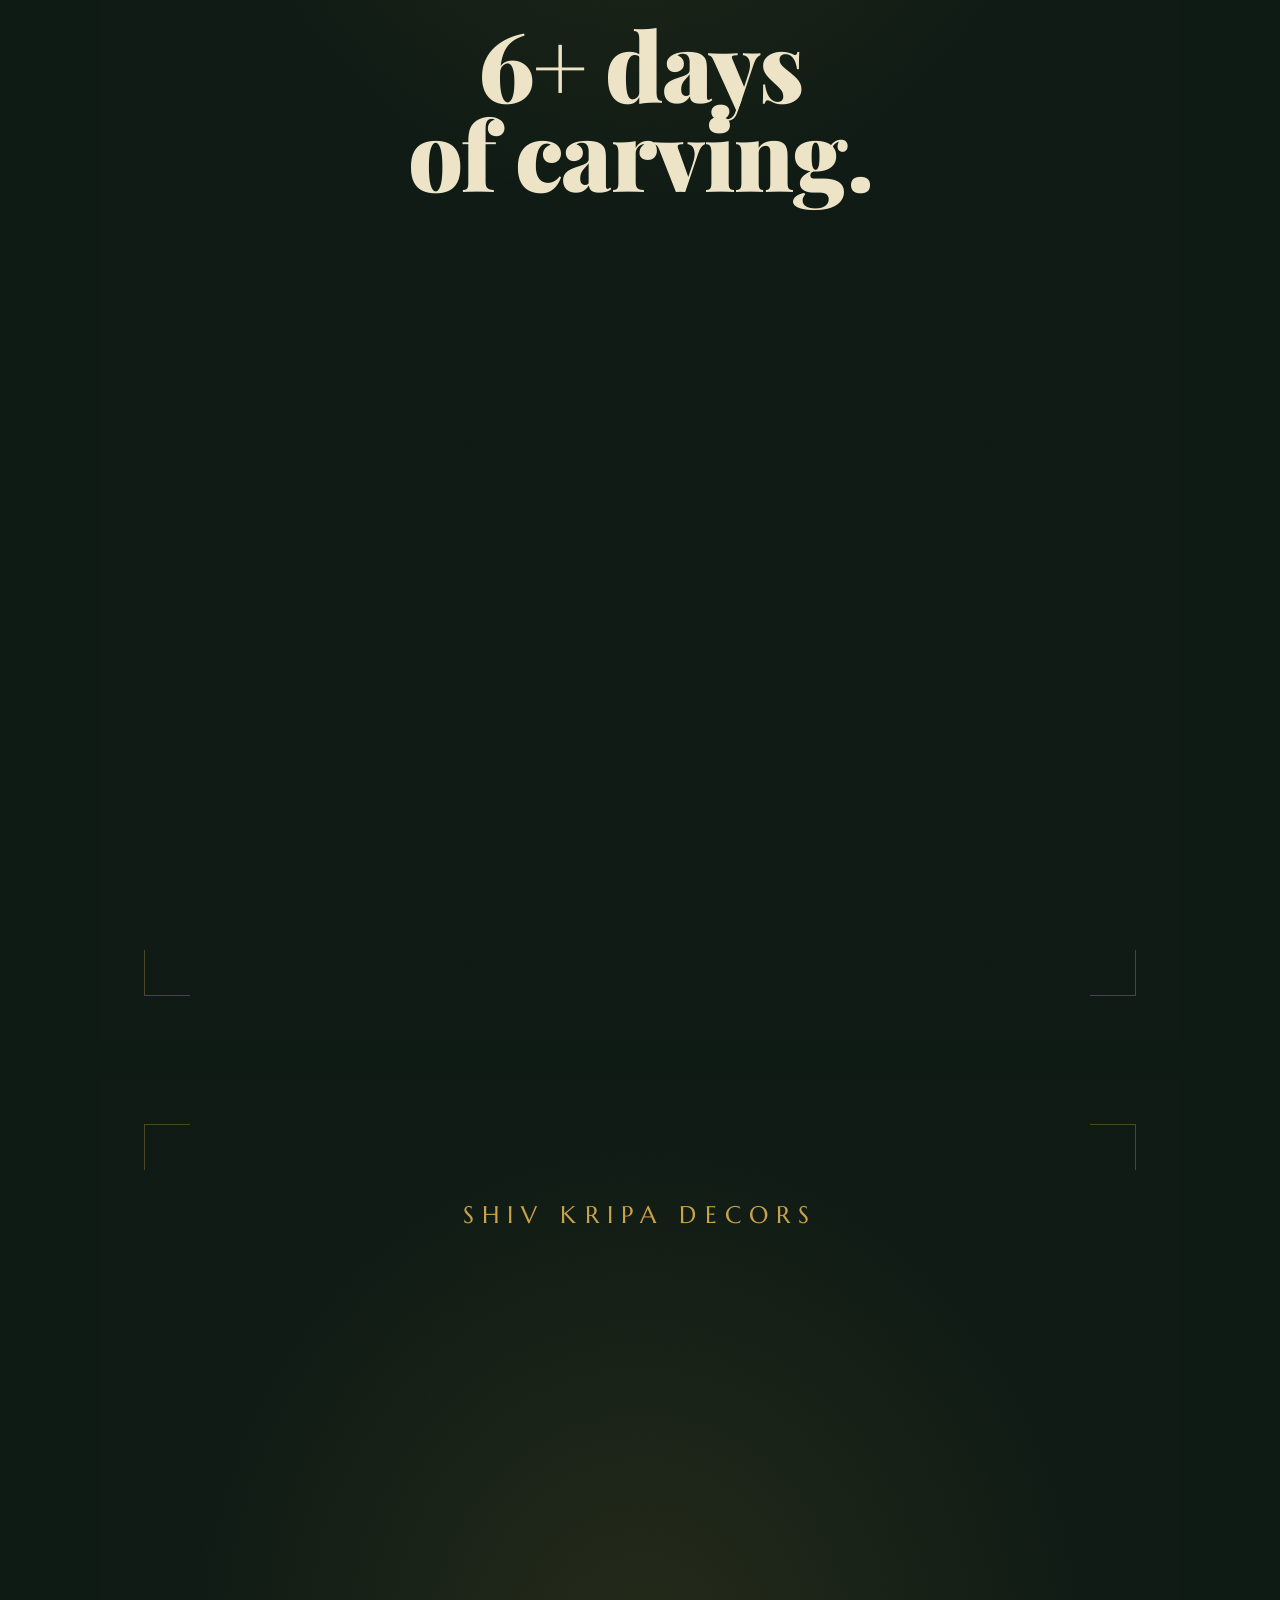
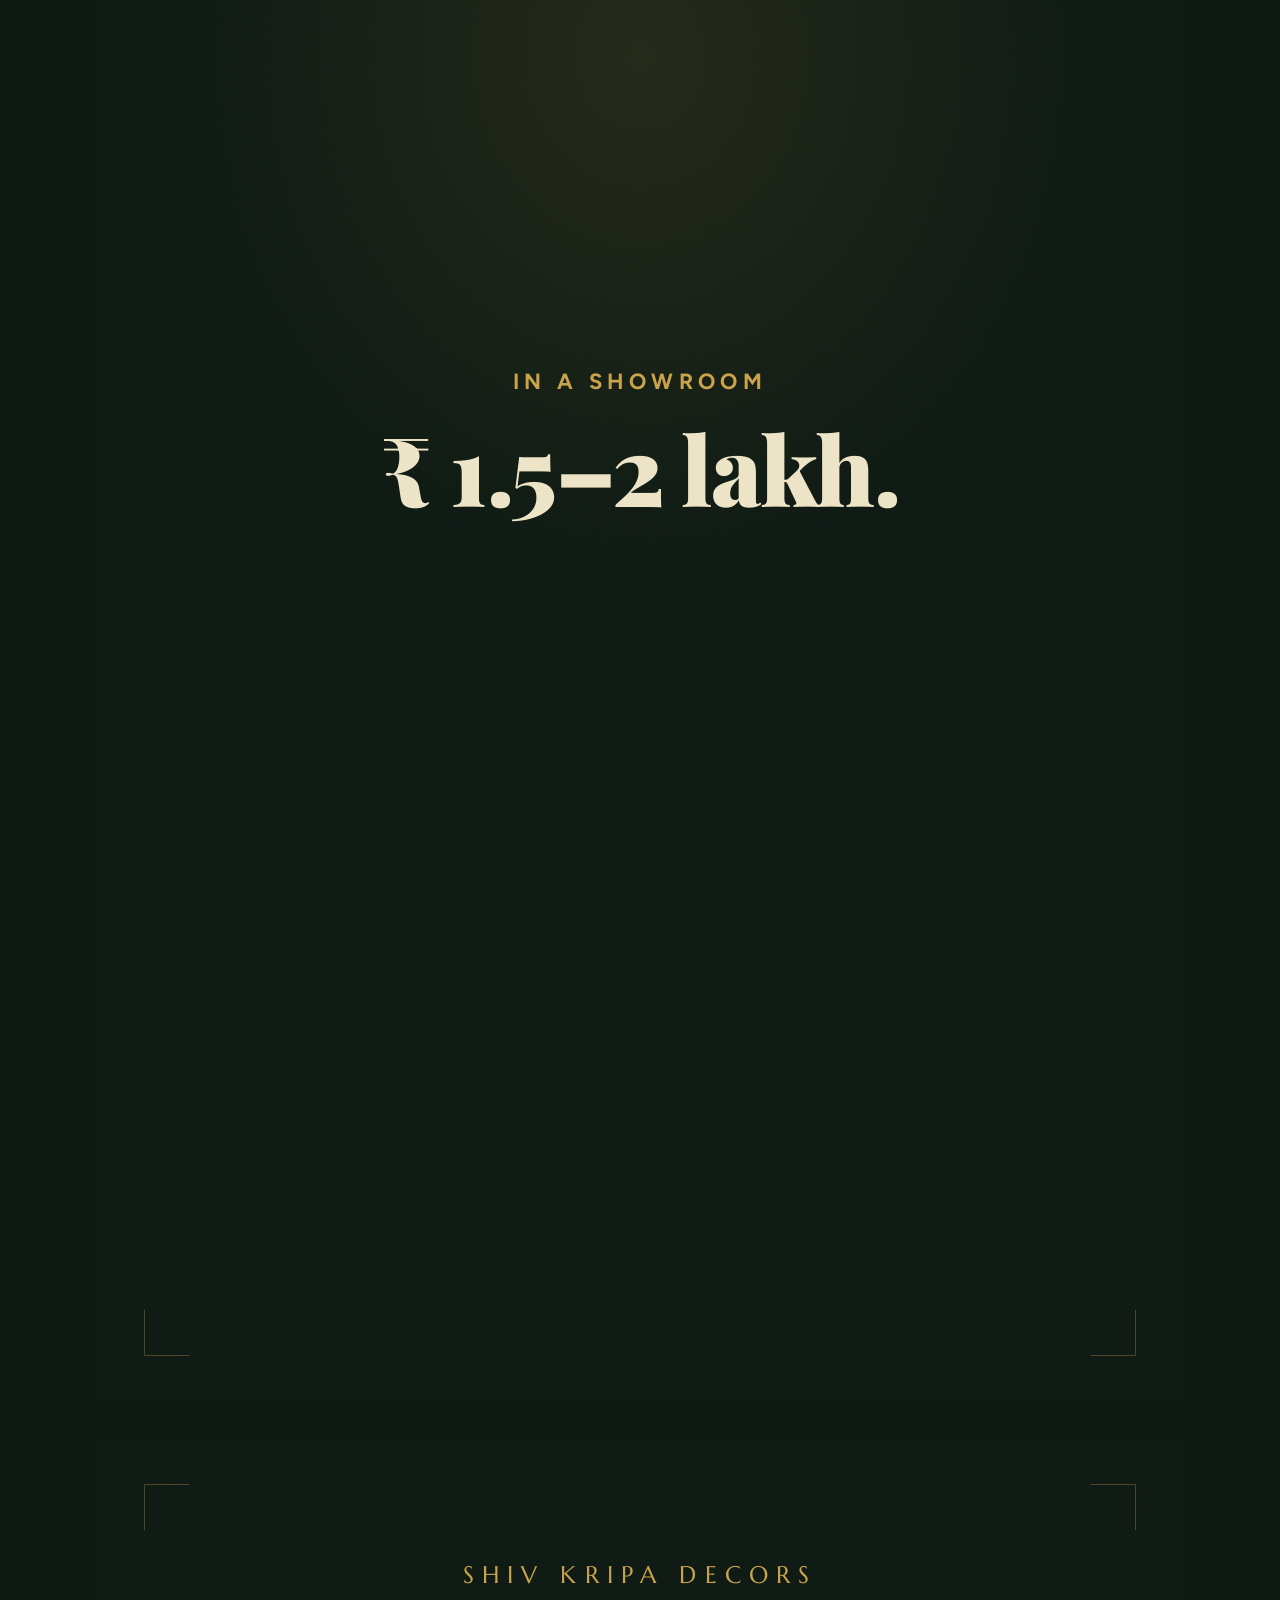
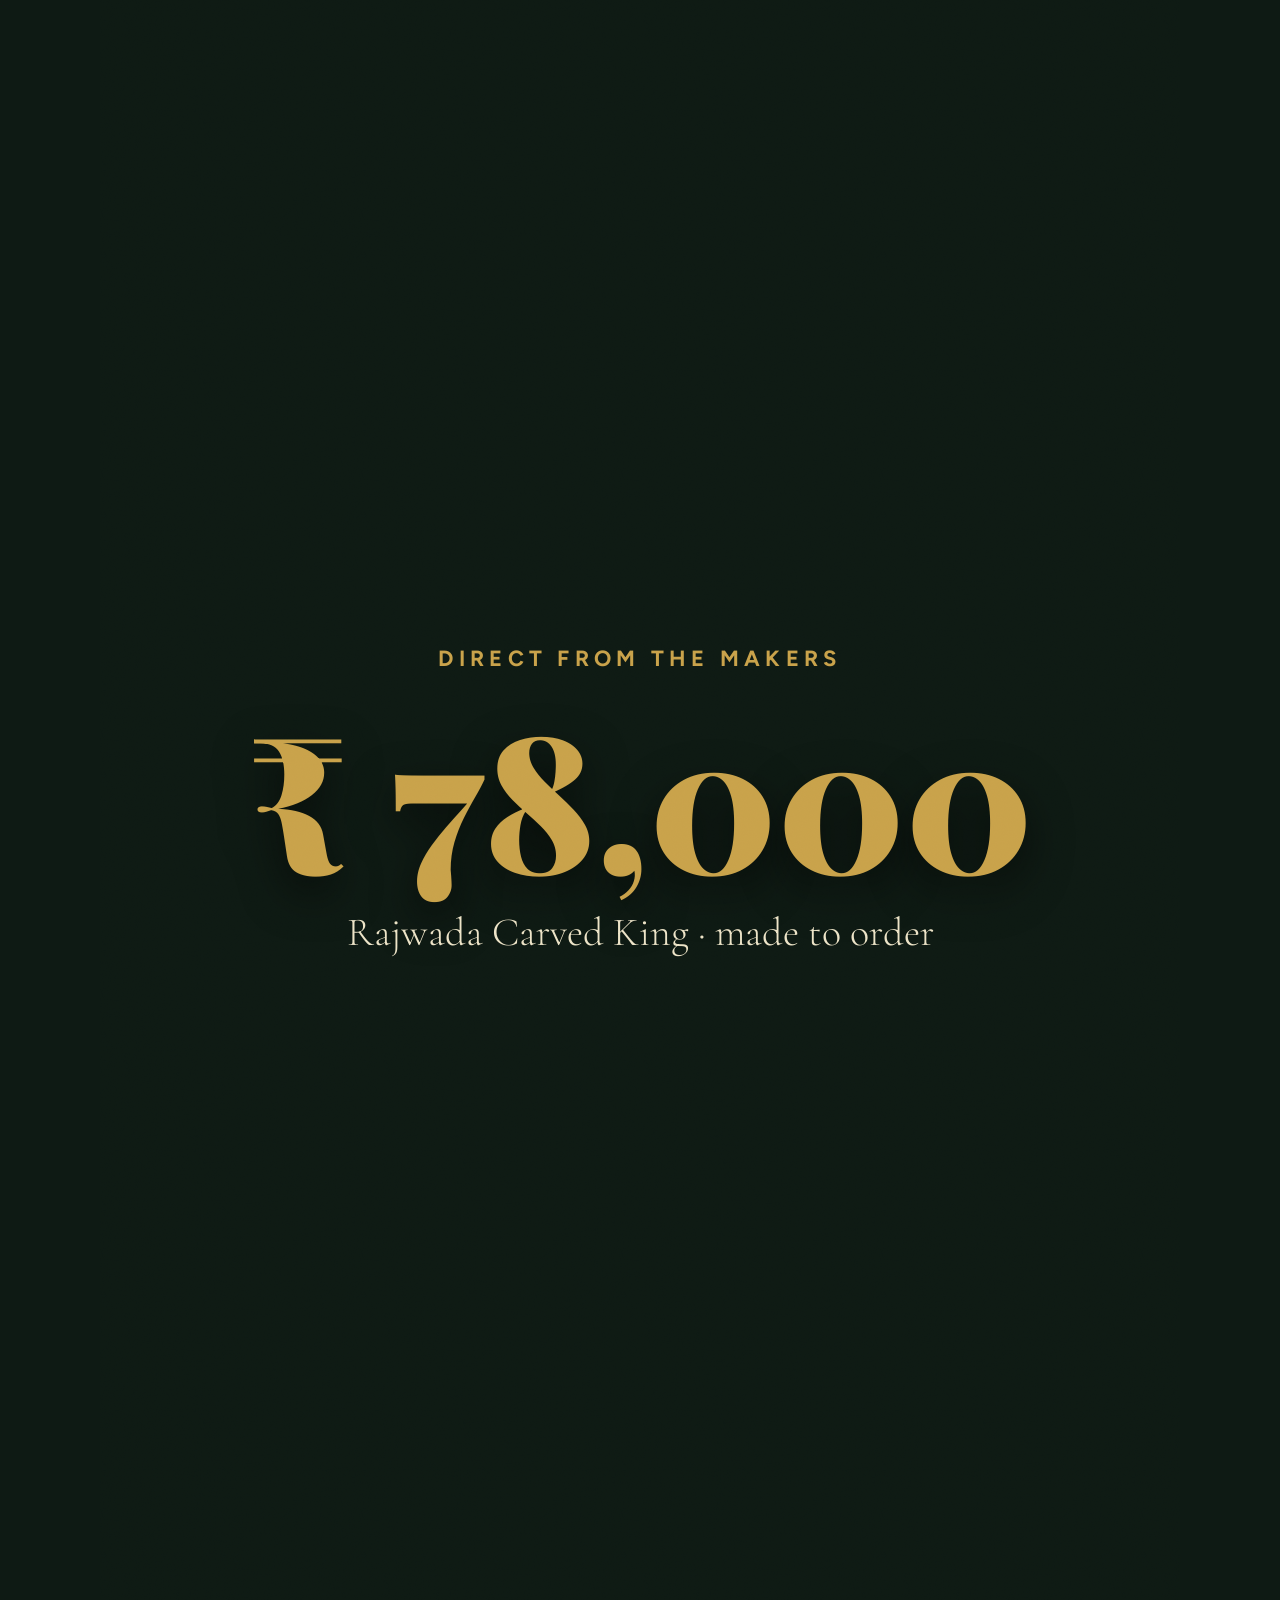
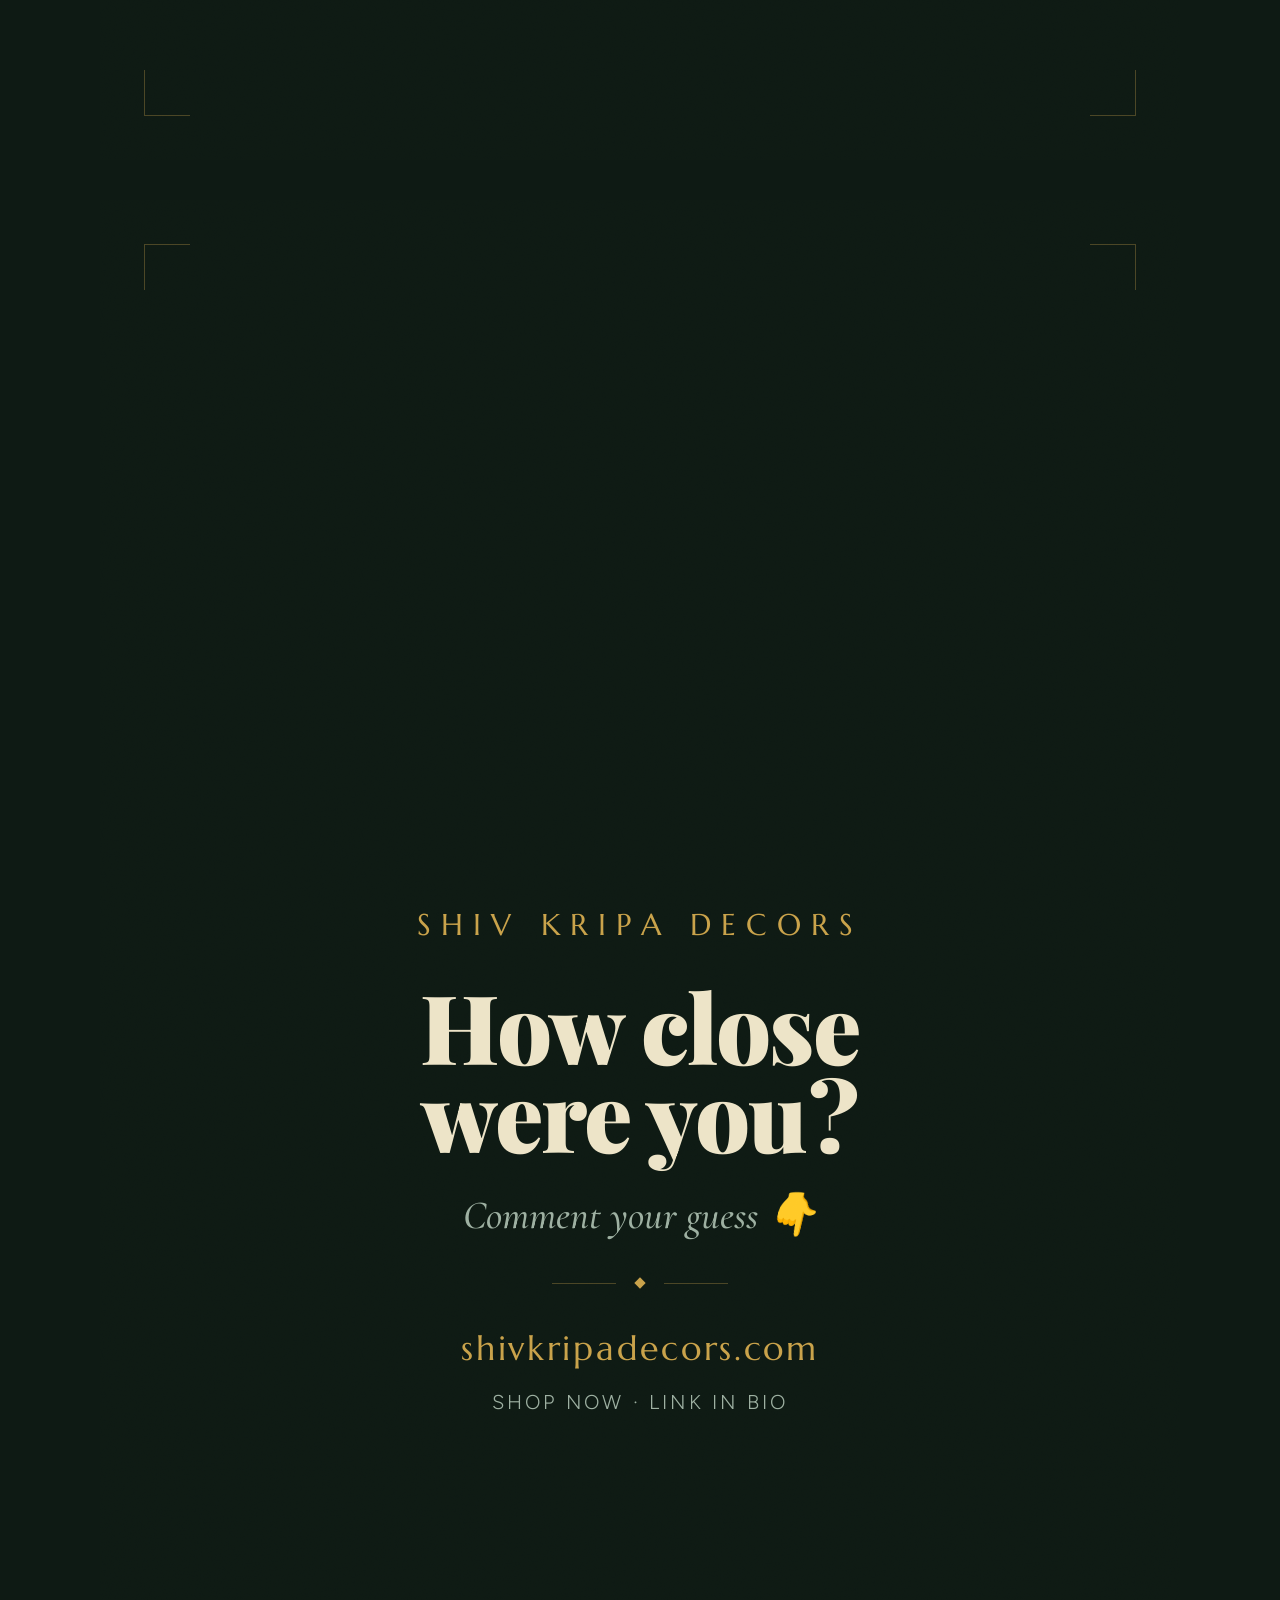
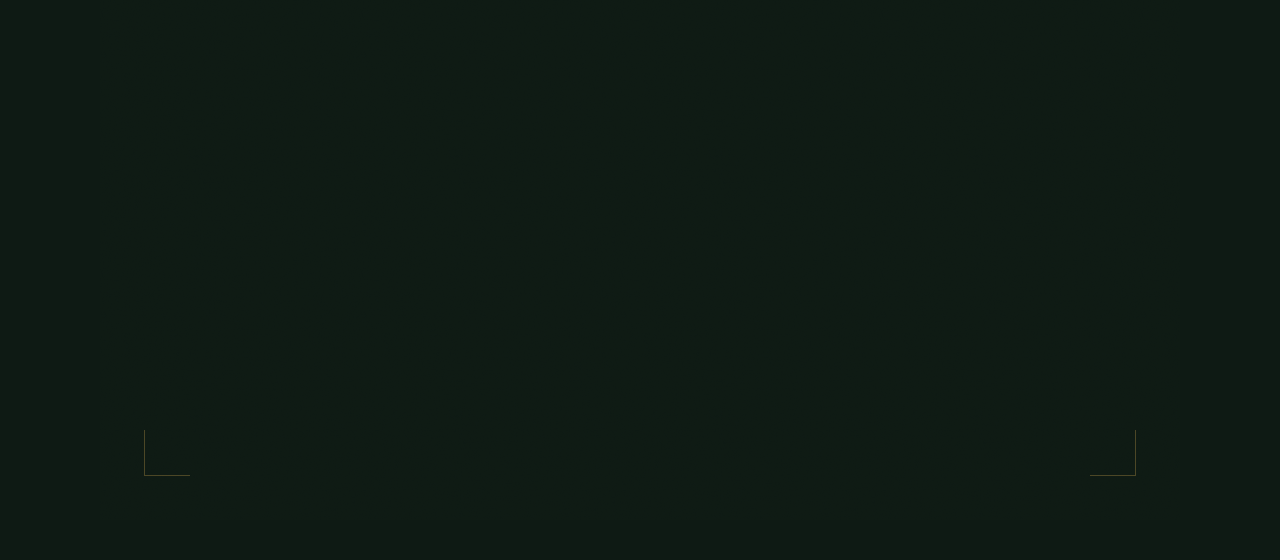
<file: canva/reel-guess.html>
<!DOCTYPE html><html lang="en"><head><meta charset="utf-8">
<title>Reel — Guess the Price</title>
<link rel="stylesheet" href="https://fonts.googleapis.com/css2?family=Cormorant+Garamond:ital,wght@0,400;0,500;0,600;1,500&family=Marcellus&family=Figtree:wght@300;400;500;600;700;800&family=Playfair+Display:ital,wght@0,700;0,800;0,900;1,700;1,900&display=swap">
<style>
/* SHIV KRIPA DECORS — social creative brand kit (Emerald & Gold) */
:root{
  --ink:#0E1A14; --ink-2:#142219; --ink-3:#17281E; --ink-rgb:14,26,20;
  --gold:#C9A24B; --gold-soft:#A6842F; --gold-rgb:201,162,75;
  --emerald:#1F5140; --ivory:#EDE4C8; --sage:#9DB0A2;
  --line:rgba(201,162,75,.32); --line-soft:rgba(201,162,75,.18);
  --display:'Cormorant Garamond',serif; --serif2:'Marcellus',serif; --body:'Figtree',sans-serif;
  --grain:url("data:image/svg+xml;utf8,<svg xmlns='http://www.w3.org/2000/svg' width='260' height='260'><filter id='n'><feTurbulence type='fractalNoise' baseFrequency='0.85' numOctaves='2' seed='7' stitchTiles='stitch'/><feColorMatrix values='0 0 0 0 0.79  0 0 0 0 0.64  0 0 0 0 0.29  0 0 0 0.05 0'/></filter><rect width='100%' height='100%' filter='url(%23n)'/></svg>");
}
*{margin:0;padding:0;box-sizing:border-box}
html,body{background:var(--ink)}
.canvas{position:relative;overflow:hidden;background:var(--ink);color:var(--ivory);font-family:var(--body);font-weight:300}
.canvas::after{content:"";position:absolute;inset:0;background:var(--grain);opacity:.5;mix-blend-mode:overlay;pointer-events:none;z-index:9}
/* shared brand marks */
.logo{font-family:var(--serif2);color:var(--gold);letter-spacing:.34em;font-weight:400}
.rule{height:1px;background:var(--line)}
.eyebrow{font-family:var(--body);text-transform:uppercase;color:var(--gold);font-weight:500}
.serif{font-family:var(--display);font-weight:500;line-height:1.04;color:var(--ivory)}
.corner{position:absolute;width:54px;height:54px;border:1.5px solid var(--line);z-index:8}
.photo{position:absolute;background-size:cover;background-position:center}
.vign{position:absolute;inset:0;pointer-events:none}


  .canvas{width:1080px;height:1920px;background:var(--ink)}
  .blur{position:absolute;inset:-40px;background-size:cover;background-position:center;filter:blur(34px) brightness(.5) saturate(1.1);transform:scale(1.1);z-index:0}
  .tint{position:absolute;inset:0;background:linear-gradient(180deg,rgba(var(--ink-rgb),.55),rgba(var(--ink-rgb),.35) 40%,rgba(var(--ink-rgb),.85));z-index:1}
  .tint.dark{background:linear-gradient(180deg,rgba(var(--ink-rgb),.75),rgba(var(--ink-rgb),.6) 40%,rgba(var(--ink-rgb),.9))}
  .glow{position:absolute;inset:0;background:var(--ink);z-index:0}
  .glow::after{content:"";position:absolute;inset:0;background:radial-gradient(70% 45% at 50% 30%,rgba(var(--gold-rgb),.12),transparent 60%)}
  .sharp{position:absolute;left:60px;right:60px;top:360px;height:1160px;background-size:cover;background-position:center;border:1.5px solid var(--line);z-index:3}
  .corner{width:46px;height:46px;z-index:6}
  .corner.tl{top:44px;left:44px;border-right:none;border-bottom:none}.corner.tr{top:44px;right:44px;border-left:none;border-bottom:none}
  .corner.bl{bottom:44px;left:44px;border-right:none;border-top:none}.corner.br{bottom:44px;right:44px;border-left:none;border-top:none}
  .top{position:absolute;top:120px;left:0;right:0;text-align:center;z-index:6}
  .top .logo{font-size:24px;letter-spacing:.34em}
  .center{position:absolute;inset:0;display:flex;flex-direction:column;justify-content:center;align-items:center;text-align:center;z-index:6;padding:0 84px}
  .k{font-family:var(--body);text-transform:uppercase;color:var(--gold);font-weight:700;font-size:22px;letter-spacing:.24em;margin-bottom:28px}
  .hook{font-family:'Playfair Display',serif;font-weight:900;font-size:120px;line-height:.92;color:var(--ivory);letter-spacing:-.015em}
  .hook.sm{font-size:96px}
  .hook em{font-style:italic;color:var(--gold)}
  .sub{font-family:'Cormorant Garamond',serif;font-style:italic;font-weight:500;font-size:40px;color:var(--sage);margin-top:34px;line-height:1.2}
  .cap{position:absolute;left:64px;right:64px;bottom:210px;text-align:center;z-index:6}
  .cap .k{margin-bottom:16px}
  .cap h2{font-family:'Cormorant Garamond',serif;font-weight:600;font-size:70px;line-height:1.02;color:var(--ivory)}
  .price{font-family:'Playfair Display',serif;font-weight:900;font-size:190px;color:var(--gold);line-height:1;text-shadow:0 16px 44px rgba(0,0,0,.55)}
  .rsub{font-family:'Cormorant Garamond',serif;font-size:40px;color:var(--ivory);margin-top:18px}
  .divider{display:flex;align-items:center;gap:20px;margin:40px 0}
  .divider .l{width:64px;height:1px;background:var(--line)}.divider .d{width:8px;height:8px;background:var(--gold);transform:rotate(45deg)}
  .logo2{font-size:30px;letter-spacing:.34em;margin-bottom:38px}
  .url{font-family:var(--serif2);font-size:34px;color:var(--gold);letter-spacing:.08em}
  .bio{font-family:var(--body);font-size:20px;color:var(--sage);letter-spacing:.16em;text-transform:uppercase;margin-top:20px}

body{margin:0;background:#0E1A14}
.canvas{margin:0 auto 40px}
</style></head>
<body>
<div class="canvas" data-document-role="page" data-label="Reel — Guess the Price — 1/6"><div class="blur" style="background-image:url('https://shivkripadecors.com/images/rajwada-carved-king-1.jpg')"></div><div class="tint"></div>
  <div class="sharp" style="background-image:url('https://shivkripadecors.com/images/rajwada-carved-king-1.jpg')"></div><div class="corner tl"></div><div class="corner tr"></div><div class="corner bl"></div><div class="corner br"></div><div class="top"><div class="logo">SHIV KRIPA DECORS</div></div>
  <div class="cap"><div class="k">Guess the price 👀</div><h2>Hand-carved<br>king bed</h2></div></div>
<div class="canvas" data-document-role="page" data-label="Reel — Guess the Price — 2/6"><div class="glow"></div><div class="corner tl"></div><div class="corner tr"></div><div class="corner bl"></div><div class="corner br"></div><div class="top"><div class="logo">SHIV KRIPA DECORS</div></div>
  <div class="center"><div class="k">Clue</div><h1 class="hook sm">Solid Sangwan teak.<br>Carved by hand.</h1></div></div>
<div class="canvas" data-document-role="page" data-label="Reel — Guess the Price — 3/6"><div class="glow"></div><div class="corner tl"></div><div class="corner tr"></div><div class="corner bl"></div><div class="corner br"></div><div class="top"><div class="logo">SHIV KRIPA DECORS</div></div>
  <div class="center"><div class="k">Clue</div><h1 class="hook sm">6+ days<br>of carving.</h1></div></div>
<div class="canvas" data-document-role="page" data-label="Reel — Guess the Price — 4/6"><div class="glow"></div><div class="corner tl"></div><div class="corner tr"></div><div class="corner bl"></div><div class="corner br"></div><div class="top"><div class="logo">SHIV KRIPA DECORS</div></div>
  <div class="center"><div class="k">In a showroom</div><h1 class="hook sm">₹ 1.5–2 lakh.</h1></div></div>
<div class="canvas" data-document-role="page" data-label="Reel — Guess the Price — 5/6"><div class="blur" style="background-image:url('https://shivkripadecors.com/images/rajwada-carved-king-1.jpg')"></div><div class="tint dark"></div><div class="corner tl"></div><div class="corner tr"></div><div class="corner bl"></div><div class="corner br"></div><div class="top"><div class="logo">SHIV KRIPA DECORS</div></div>
  <div class="center"><div class="k">Direct from the makers</div><div class="price">₹ 78,000</div><div class="rsub">Rajwada Carved King · made to order</div></div></div>
<div class="canvas" data-document-role="page" data-label="Reel — Guess the Price — 6/6"><div class="blur" style="background-image:url('https://shivkripadecors.com/images/rajwada-carved-king-3.jpg')"></div><div class="tint"></div><div class="corner tl"></div><div class="corner tr"></div><div class="corner bl"></div><div class="corner br"></div>
  <div class="center"><div class="logo logo2">SHIV KRIPA DECORS</div><h1 class="hook sm">How close<br>were you?</h1><div class="sub">Comment your guess 👇</div>
  <div class="divider"><span class="l"></span><span class="d"></span><span class="l"></span></div>
  <div class="url">shivkripadecors.com</div><div class="bio">Shop now · Link in bio</div></div></div>
</body></html>
</file>
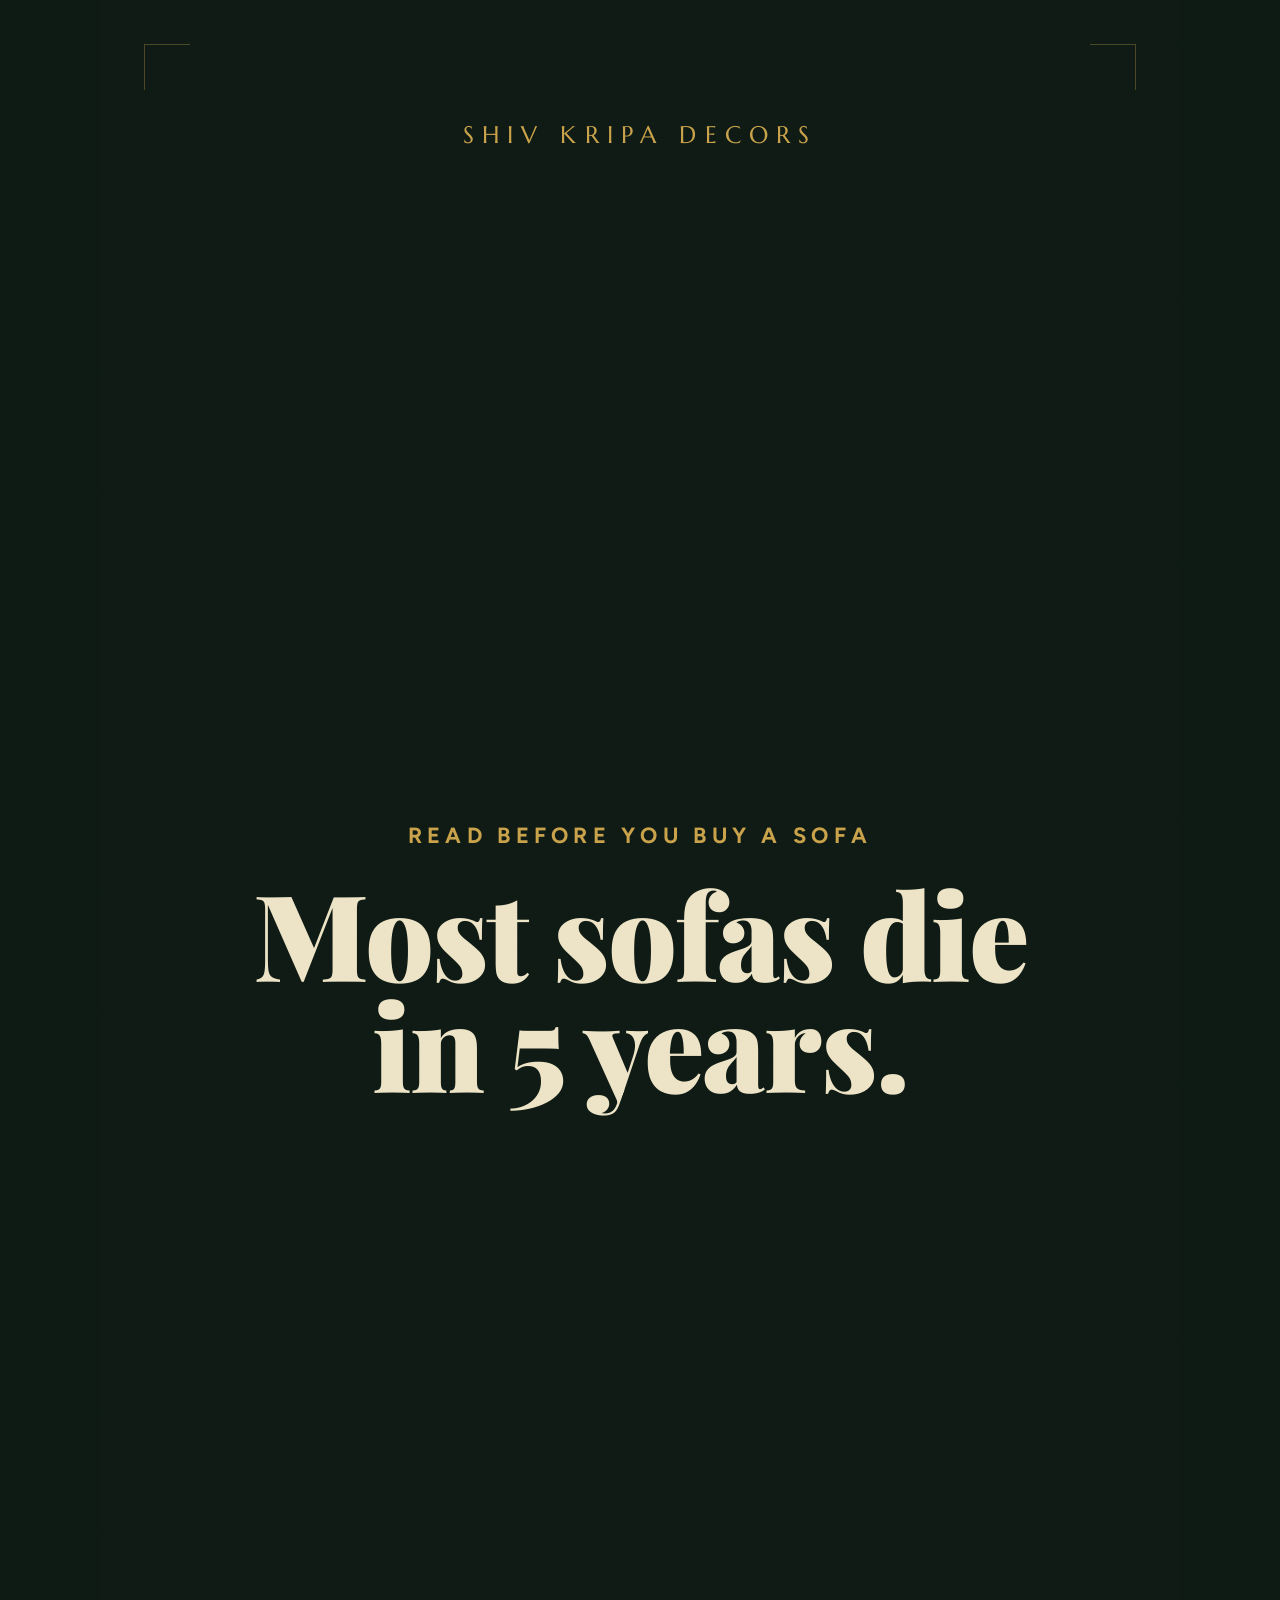
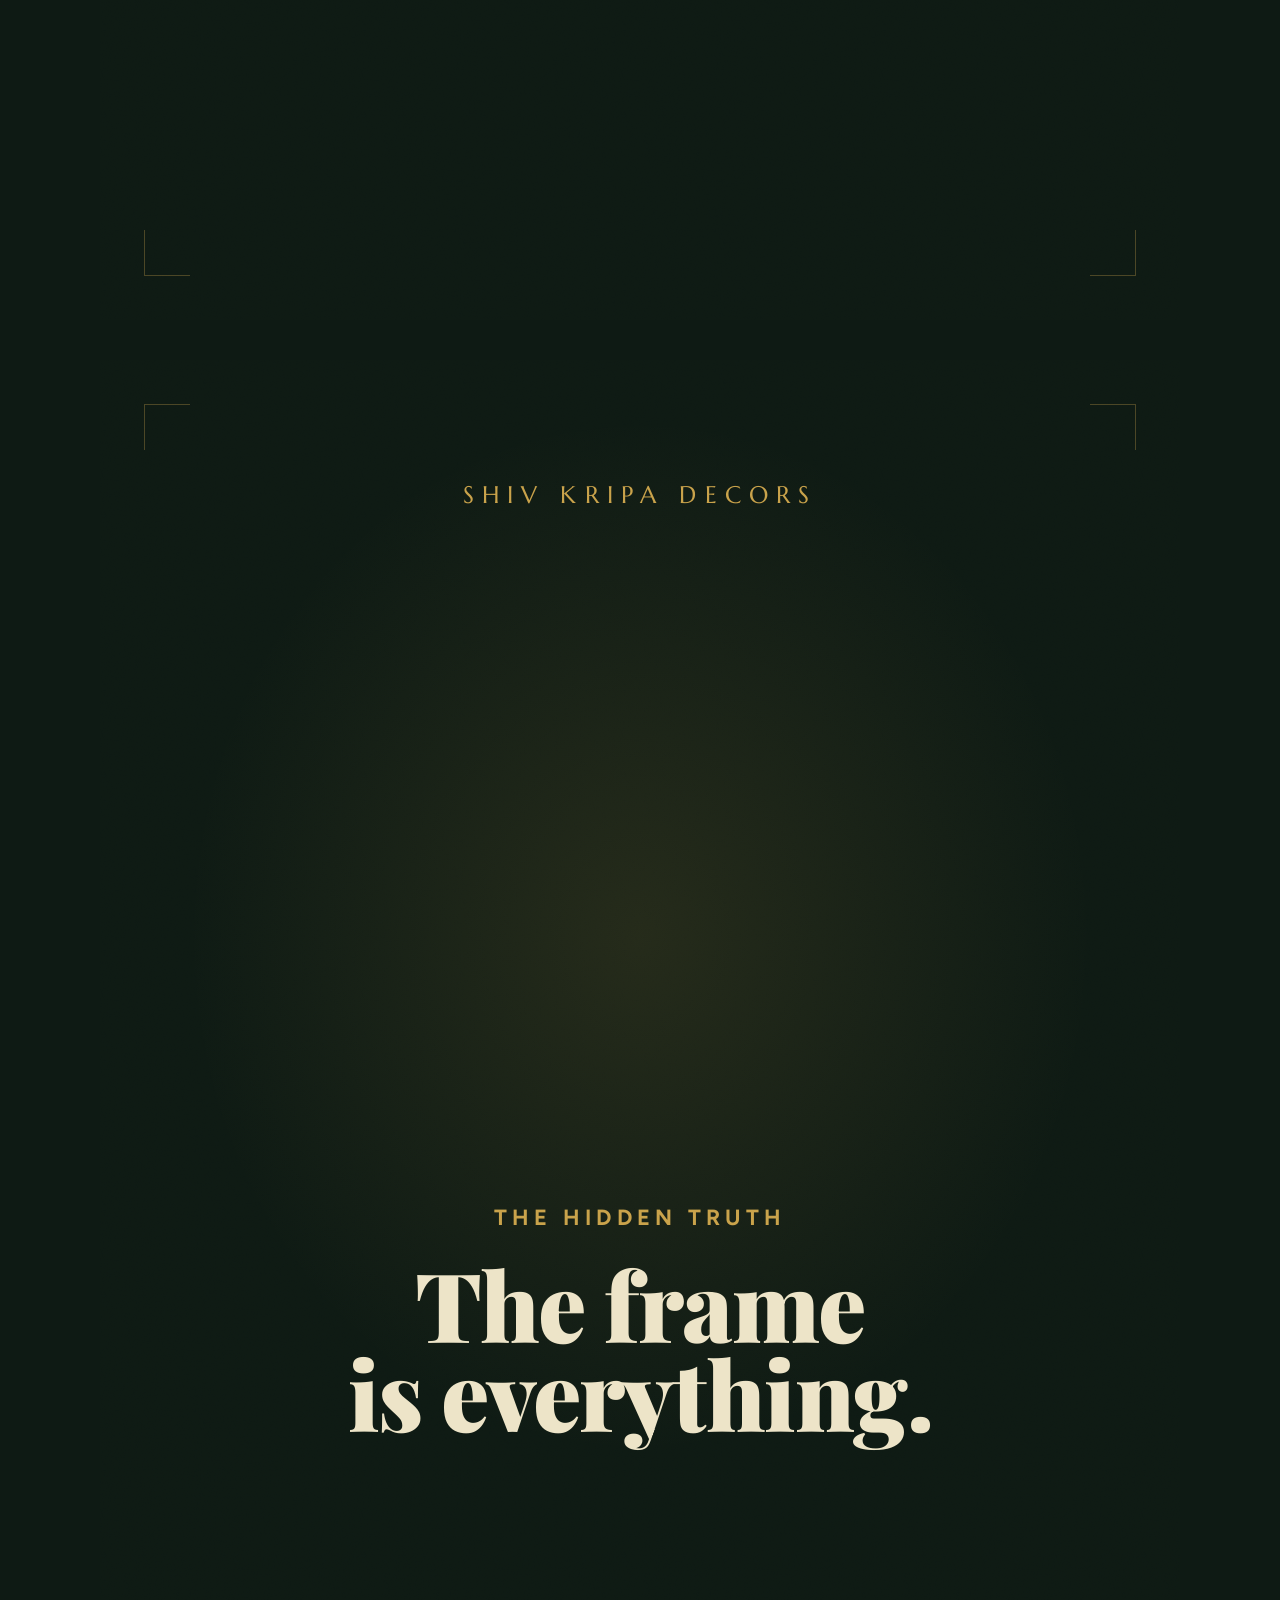
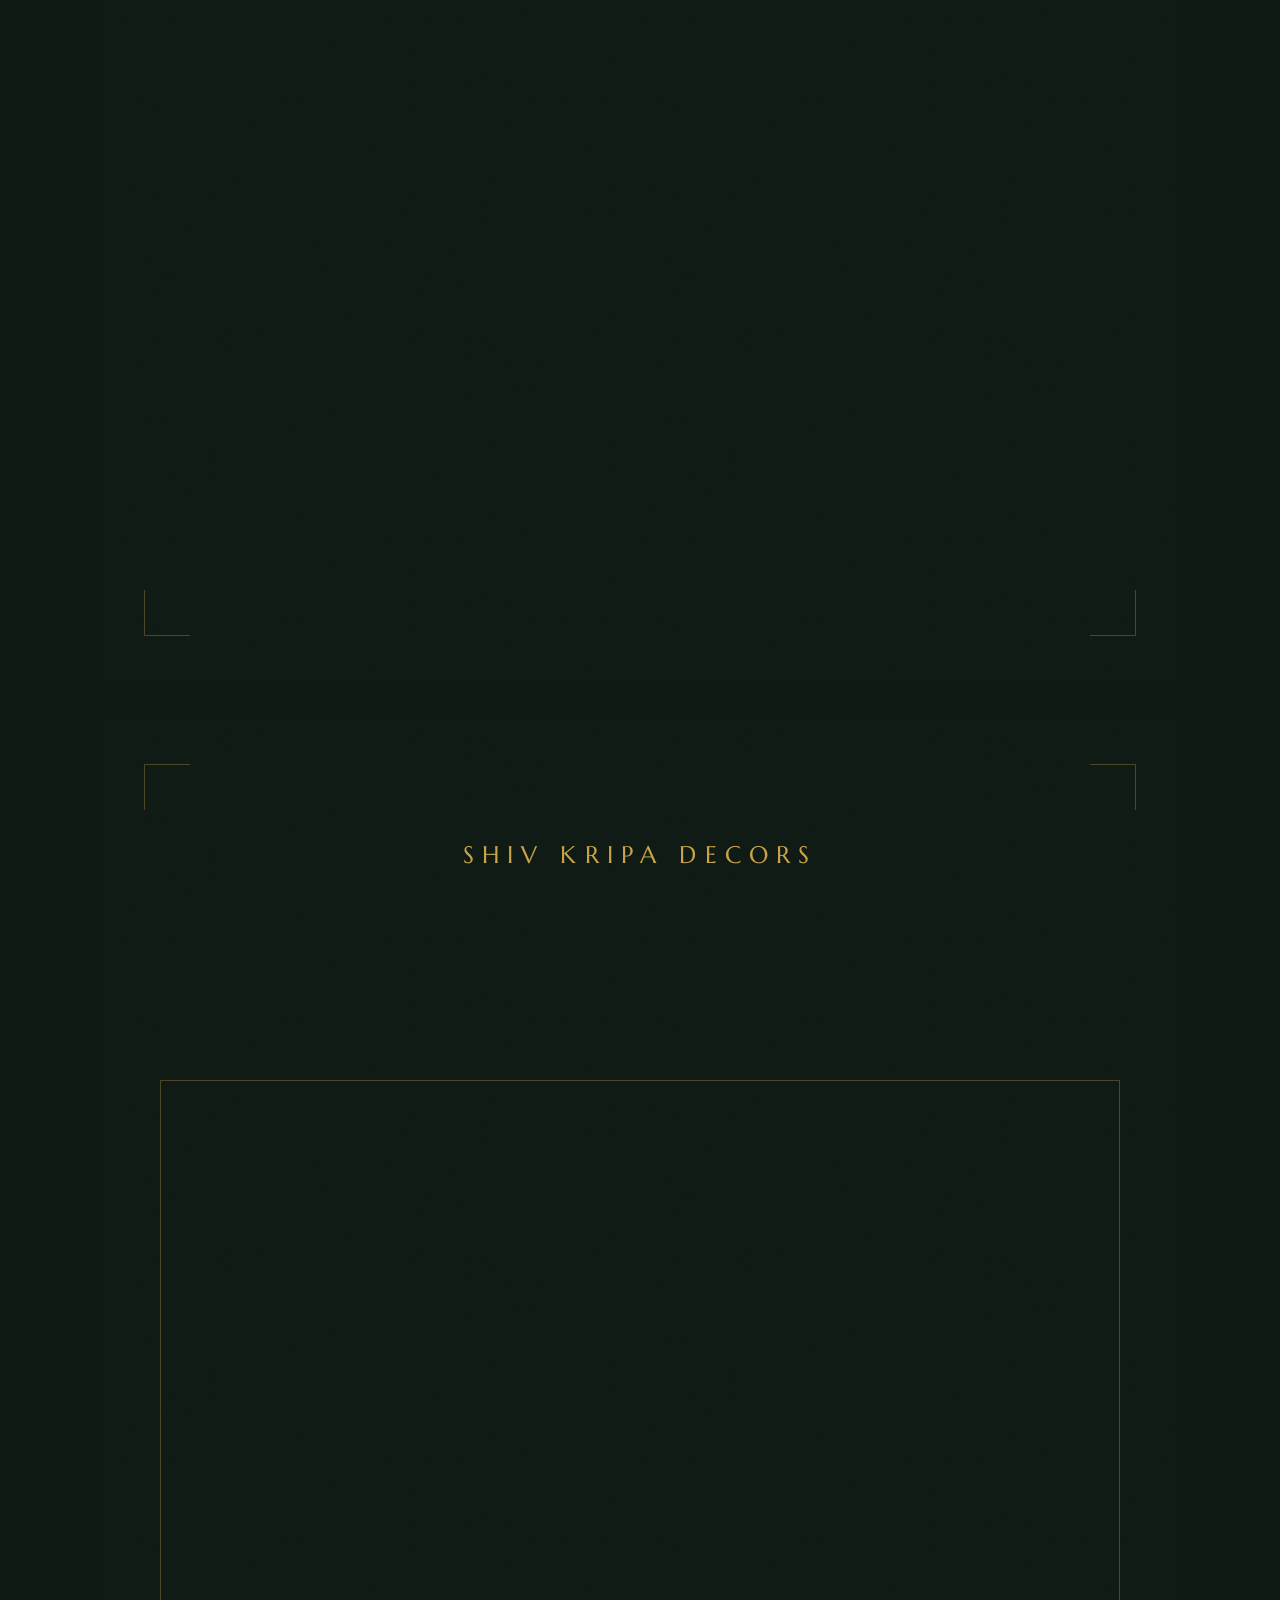
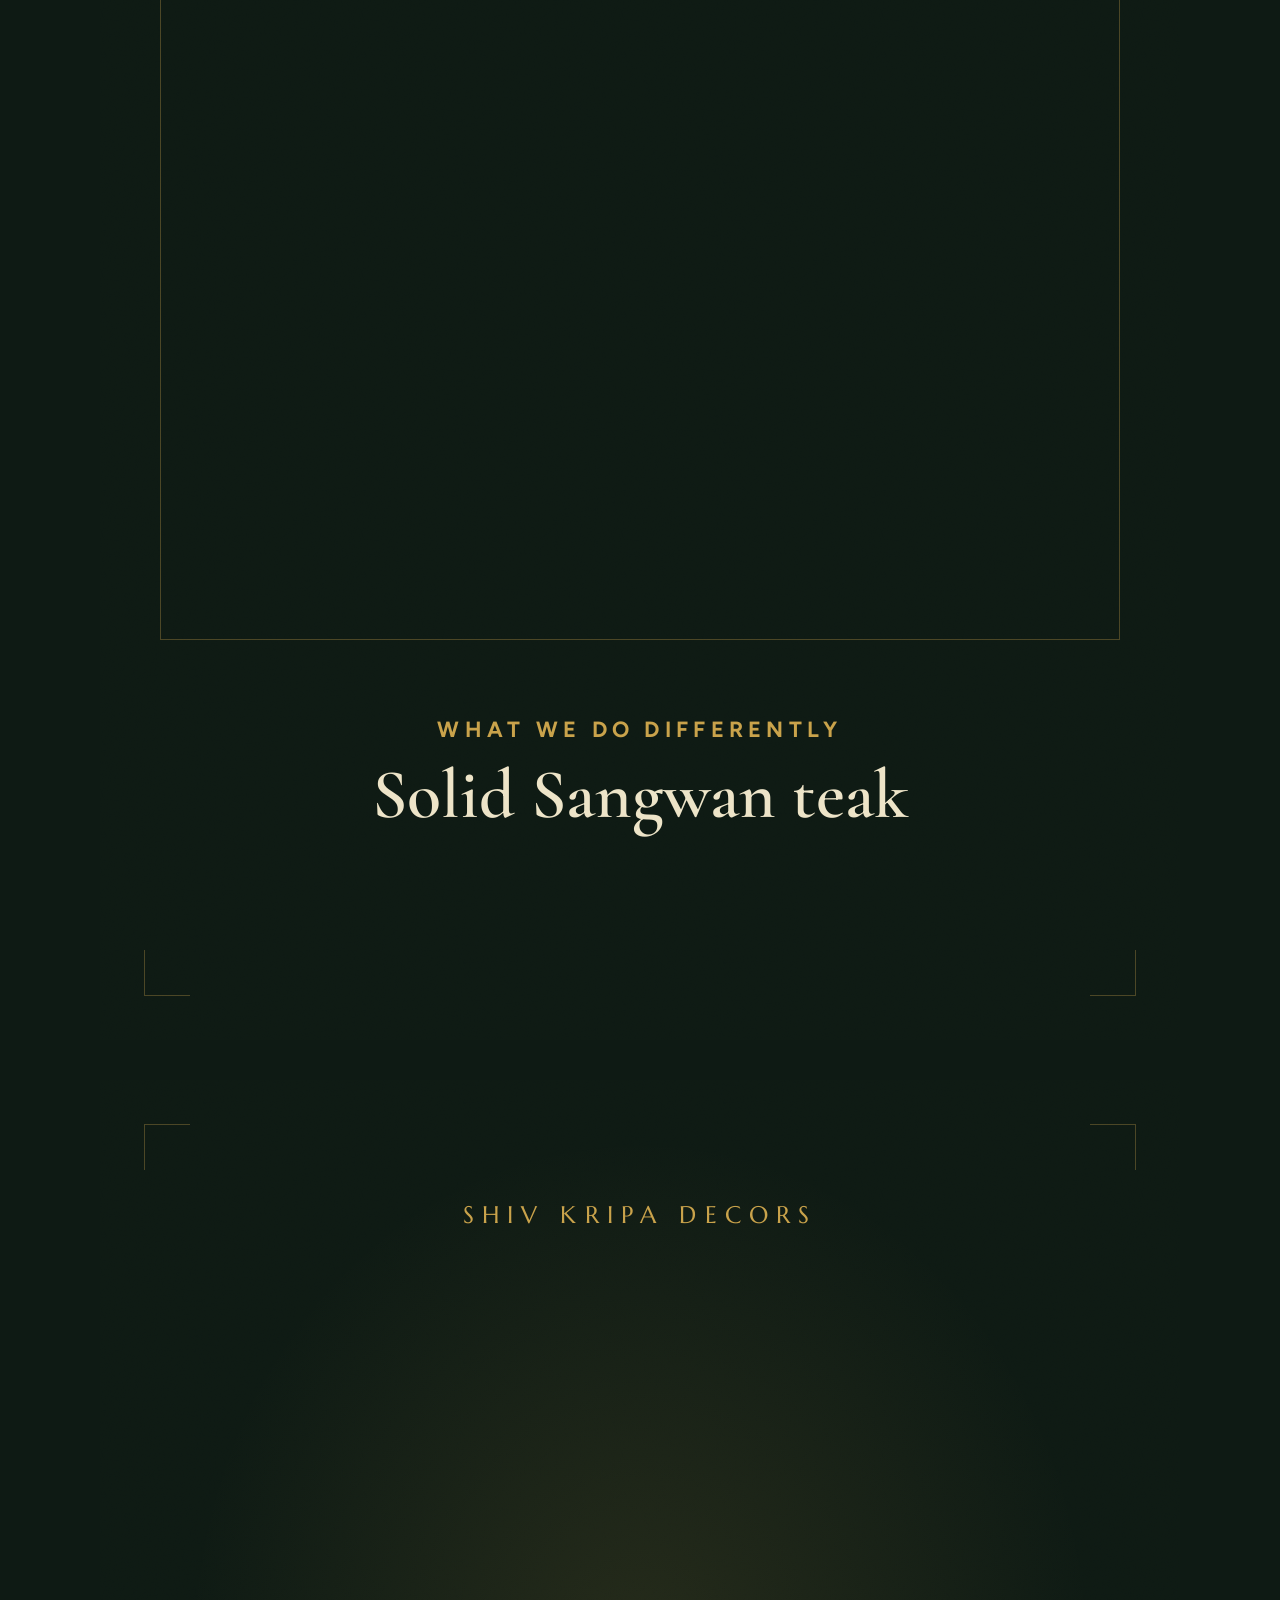
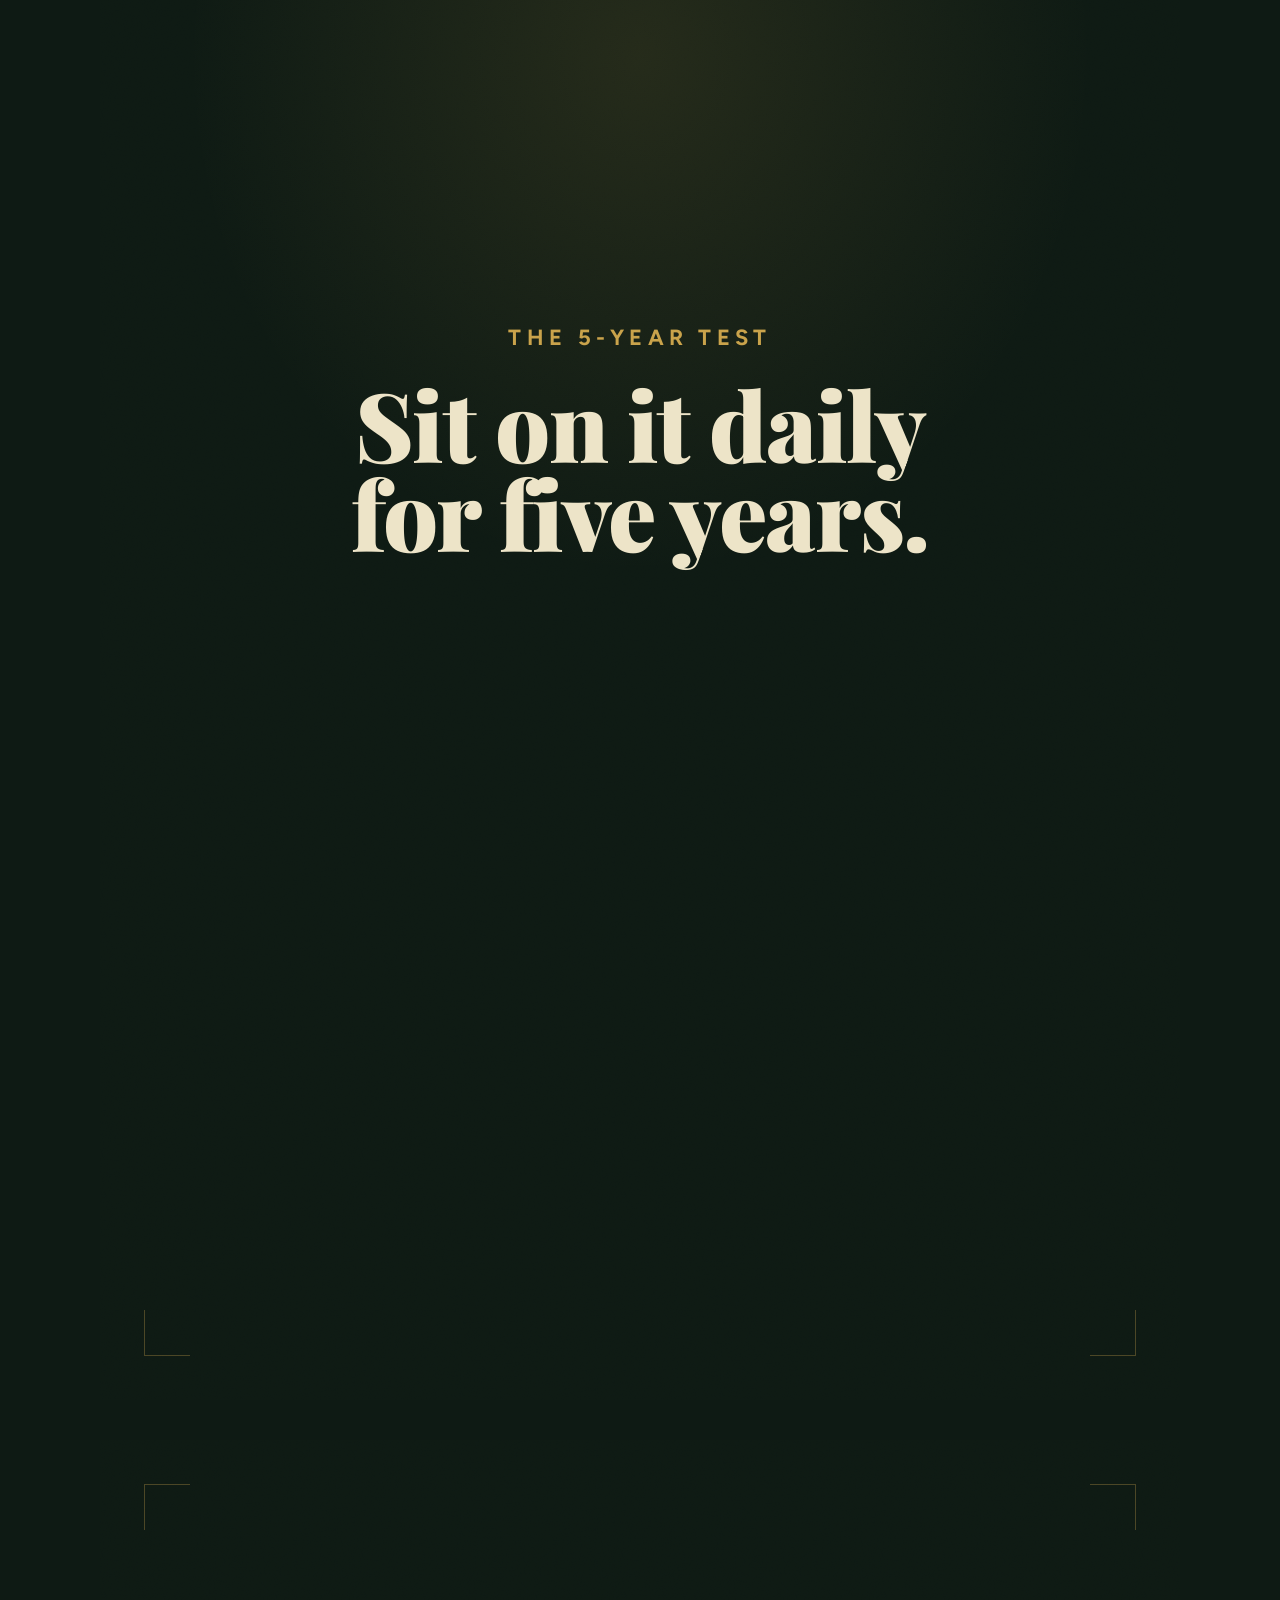
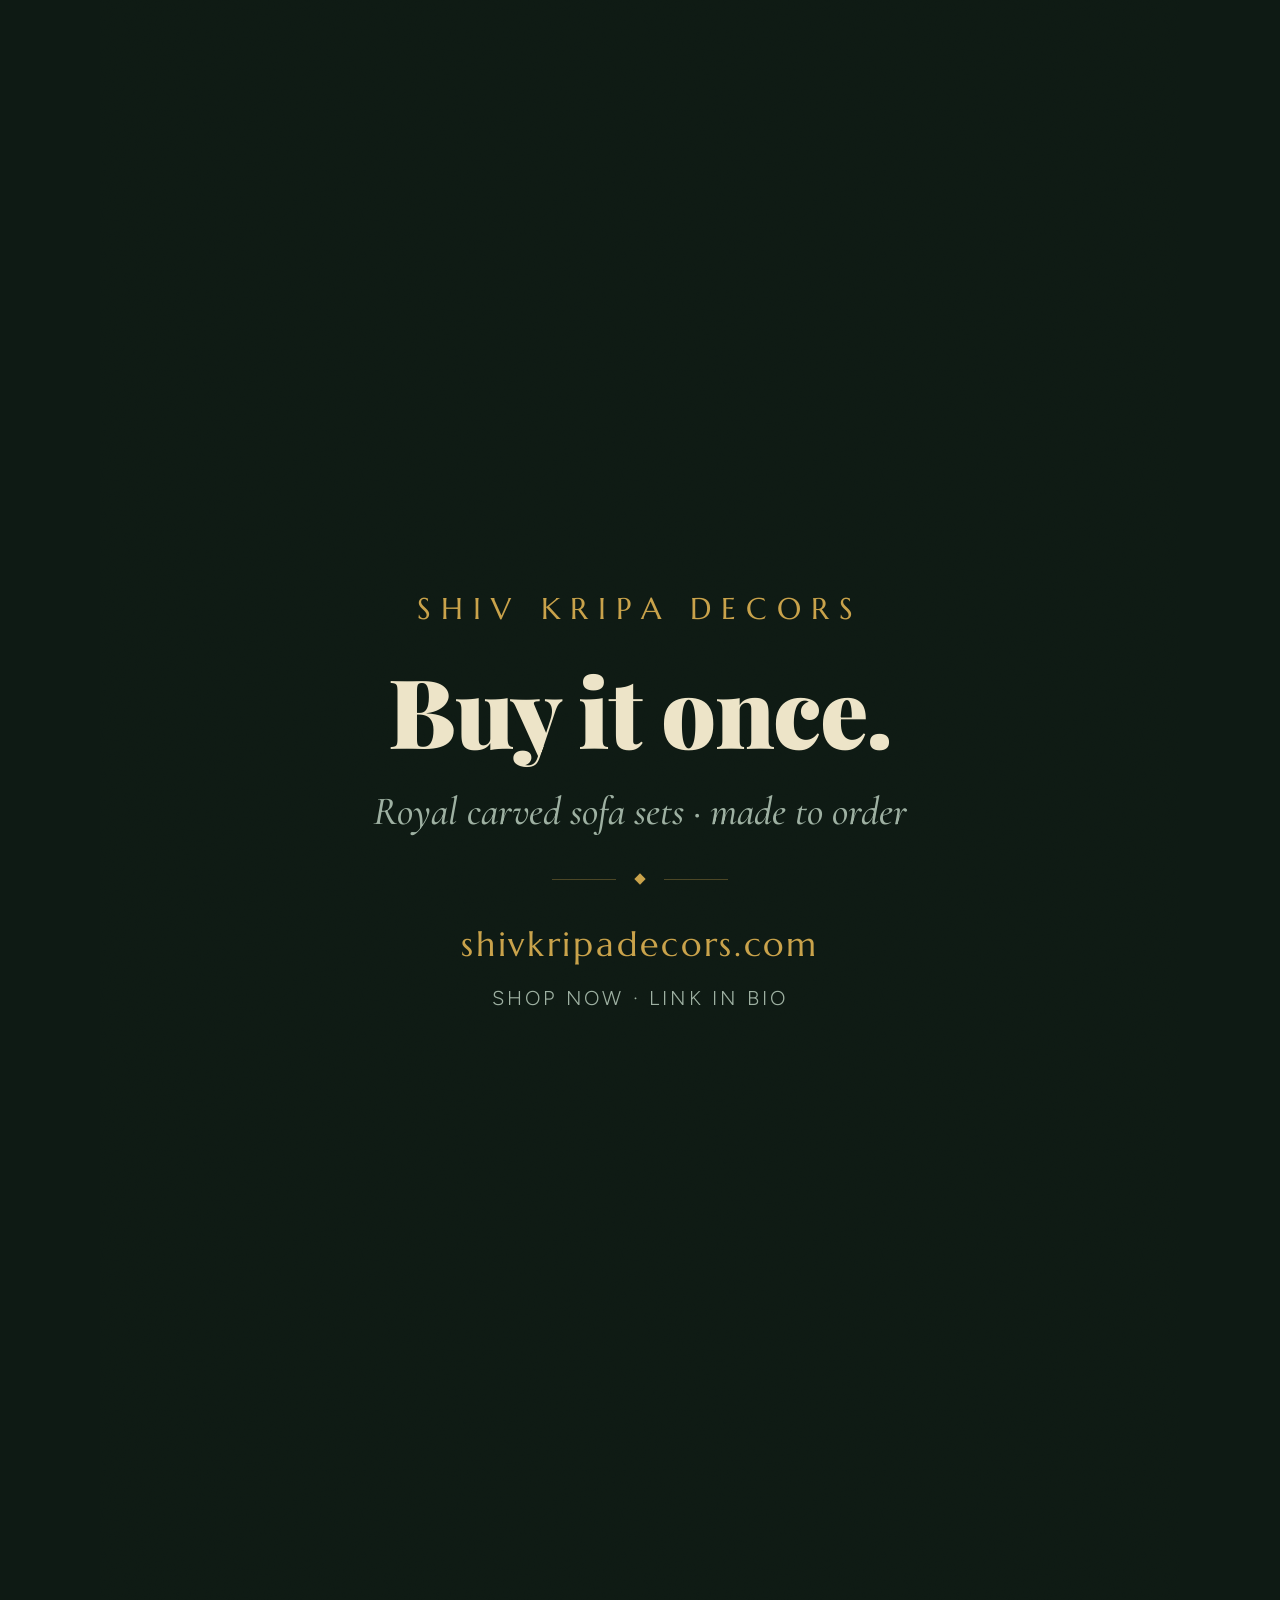
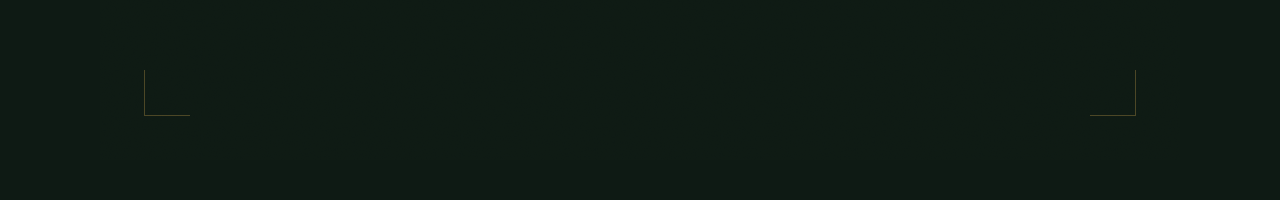
<file: canva/reel-myth.html>
<!DOCTYPE html><html lang="en"><head><meta charset="utf-8">
<title>Reel — 5-Year Test</title>
<link rel="stylesheet" href="https://fonts.googleapis.com/css2?family=Cormorant+Garamond:ital,wght@0,400;0,500;0,600;1,500&family=Marcellus&family=Figtree:wght@300;400;500;600;700;800&family=Playfair+Display:ital,wght@0,700;0,800;0,900;1,700;1,900&display=swap">
<style>
/* SHIV KRIPA DECORS — social creative brand kit (Emerald & Gold) */
:root{
  --ink:#0E1A14; --ink-2:#142219; --ink-3:#17281E; --ink-rgb:14,26,20;
  --gold:#C9A24B; --gold-soft:#A6842F; --gold-rgb:201,162,75;
  --emerald:#1F5140; --ivory:#EDE4C8; --sage:#9DB0A2;
  --line:rgba(201,162,75,.32); --line-soft:rgba(201,162,75,.18);
  --display:'Cormorant Garamond',serif; --serif2:'Marcellus',serif; --body:'Figtree',sans-serif;
  --grain:url("data:image/svg+xml;utf8,<svg xmlns='http://www.w3.org/2000/svg' width='260' height='260'><filter id='n'><feTurbulence type='fractalNoise' baseFrequency='0.85' numOctaves='2' seed='7' stitchTiles='stitch'/><feColorMatrix values='0 0 0 0 0.79  0 0 0 0 0.64  0 0 0 0 0.29  0 0 0 0.05 0'/></filter><rect width='100%' height='100%' filter='url(%23n)'/></svg>");
}
*{margin:0;padding:0;box-sizing:border-box}
html,body{background:var(--ink)}
.canvas{position:relative;overflow:hidden;background:var(--ink);color:var(--ivory);font-family:var(--body);font-weight:300}
.canvas::after{content:"";position:absolute;inset:0;background:var(--grain);opacity:.5;mix-blend-mode:overlay;pointer-events:none;z-index:9}
/* shared brand marks */
.logo{font-family:var(--serif2);color:var(--gold);letter-spacing:.34em;font-weight:400}
.rule{height:1px;background:var(--line)}
.eyebrow{font-family:var(--body);text-transform:uppercase;color:var(--gold);font-weight:500}
.serif{font-family:var(--display);font-weight:500;line-height:1.04;color:var(--ivory)}
.corner{position:absolute;width:54px;height:54px;border:1.5px solid var(--line);z-index:8}
.photo{position:absolute;background-size:cover;background-position:center}
.vign{position:absolute;inset:0;pointer-events:none}


  .canvas{width:1080px;height:1920px;background:var(--ink)}
  .blur{position:absolute;inset:-40px;background-size:cover;background-position:center;filter:blur(34px) brightness(.5) saturate(1.1);transform:scale(1.1);z-index:0}
  .tint{position:absolute;inset:0;background:linear-gradient(180deg,rgba(var(--ink-rgb),.55),rgba(var(--ink-rgb),.35) 40%,rgba(var(--ink-rgb),.85));z-index:1}
  .tint.dark{background:linear-gradient(180deg,rgba(var(--ink-rgb),.75),rgba(var(--ink-rgb),.6) 40%,rgba(var(--ink-rgb),.9))}
  .glow{position:absolute;inset:0;background:var(--ink);z-index:0}
  .glow::after{content:"";position:absolute;inset:0;background:radial-gradient(70% 45% at 50% 30%,rgba(var(--gold-rgb),.12),transparent 60%)}
  .sharp{position:absolute;left:60px;right:60px;top:360px;height:1160px;background-size:cover;background-position:center;border:1.5px solid var(--line);z-index:3}
  .corner{width:46px;height:46px;z-index:6}
  .corner.tl{top:44px;left:44px;border-right:none;border-bottom:none}.corner.tr{top:44px;right:44px;border-left:none;border-bottom:none}
  .corner.bl{bottom:44px;left:44px;border-right:none;border-top:none}.corner.br{bottom:44px;right:44px;border-left:none;border-top:none}
  .top{position:absolute;top:120px;left:0;right:0;text-align:center;z-index:6}
  .top .logo{font-size:24px;letter-spacing:.34em}
  .center{position:absolute;inset:0;display:flex;flex-direction:column;justify-content:center;align-items:center;text-align:center;z-index:6;padding:0 84px}
  .k{font-family:var(--body);text-transform:uppercase;color:var(--gold);font-weight:700;font-size:22px;letter-spacing:.24em;margin-bottom:28px}
  .hook{font-family:'Playfair Display',serif;font-weight:900;font-size:120px;line-height:.92;color:var(--ivory);letter-spacing:-.015em}
  .hook.sm{font-size:96px}
  .hook em{font-style:italic;color:var(--gold)}
  .sub{font-family:'Cormorant Garamond',serif;font-style:italic;font-weight:500;font-size:40px;color:var(--sage);margin-top:34px;line-height:1.2}
  .cap{position:absolute;left:64px;right:64px;bottom:210px;text-align:center;z-index:6}
  .cap .k{margin-bottom:16px}
  .cap h2{font-family:'Cormorant Garamond',serif;font-weight:600;font-size:70px;line-height:1.02;color:var(--ivory)}
  .price{font-family:'Playfair Display',serif;font-weight:900;font-size:190px;color:var(--gold);line-height:1;text-shadow:0 16px 44px rgba(0,0,0,.55)}
  .rsub{font-family:'Cormorant Garamond',serif;font-size:40px;color:var(--ivory);margin-top:18px}
  .divider{display:flex;align-items:center;gap:20px;margin:40px 0}
  .divider .l{width:64px;height:1px;background:var(--line)}.divider .d{width:8px;height:8px;background:var(--gold);transform:rotate(45deg)}
  .logo2{font-size:30px;letter-spacing:.34em;margin-bottom:38px}
  .url{font-family:var(--serif2);font-size:34px;color:var(--gold);letter-spacing:.08em}
  .bio{font-family:var(--body);font-size:20px;color:var(--sage);letter-spacing:.16em;text-transform:uppercase;margin-top:20px}

body{margin:0;background:#0E1A14}
.canvas{margin:0 auto 40px}
</style></head>
<body>
<div class="canvas" data-document-role="page" data-label="Reel — 5-Year Test — 1/5"><div class="blur" style="background-image:url('https://shivkripadecors.com/images/badshah-royal-5-1.jpg')"></div><div class="tint"></div><div class="corner tl"></div><div class="corner tr"></div><div class="corner bl"></div><div class="corner br"></div><div class="top"><div class="logo">SHIV KRIPA DECORS</div></div>
  <div class="center"><div class="k">Read before you buy a sofa</div><h1 class="hook">Most sofas die<br>in 5 years.</h1></div></div>
<div class="canvas" data-document-role="page" data-label="Reel — 5-Year Test — 2/5"><div class="glow"></div><div class="corner tl"></div><div class="corner tr"></div><div class="corner bl"></div><div class="corner br"></div><div class="top"><div class="logo">SHIV KRIPA DECORS</div></div>
  <div class="center"><div class="k">The hidden truth</div><h1 class="hook sm">The frame<br>is everything.</h1></div></div>
<div class="canvas" data-document-role="page" data-label="Reel — 5-Year Test — 3/5"><div class="blur" style="background-image:url('https://shivkripadecors.com/images/vanraj-teak-5-1.jpg')"></div><div class="tint"></div>
  <div class="sharp" style="background-image:url('https://shivkripadecors.com/images/vanraj-teak-5-1.jpg')"></div><div class="corner tl"></div><div class="corner tr"></div><div class="corner bl"></div><div class="corner br"></div><div class="top"><div class="logo">SHIV KRIPA DECORS</div></div>
  <div class="cap"><div class="k">What we do differently</div><h2>Solid Sangwan teak</h2></div></div>
<div class="canvas" data-document-role="page" data-label="Reel — 5-Year Test — 4/5"><div class="glow"></div><div class="corner tl"></div><div class="corner tr"></div><div class="corner bl"></div><div class="corner br"></div><div class="top"><div class="logo">SHIV KRIPA DECORS</div></div>
  <div class="center"><div class="k">The 5-year test</div><h1 class="hook sm">Sit on it daily<br>for five years.</h1></div></div>
<div class="canvas" data-document-role="page" data-label="Reel — 5-Year Test — 5/5"><div class="blur" style="background-image:url('https://shivkripadecors.com/images/badshah-royal-5-1.jpg')"></div><div class="tint"></div><div class="corner tl"></div><div class="corner tr"></div><div class="corner bl"></div><div class="corner br"></div>
  <div class="center"><div class="logo logo2">SHIV KRIPA DECORS</div><h1 class="hook sm">Buy it once.</h1><div class="sub">Royal carved sofa sets · made to order</div>
  <div class="divider"><span class="l"></span><span class="d"></span><span class="l"></span></div>
  <div class="url">shivkripadecors.com</div><div class="bio">Shop now · Link in bio</div></div></div>
</body></html>
</file>
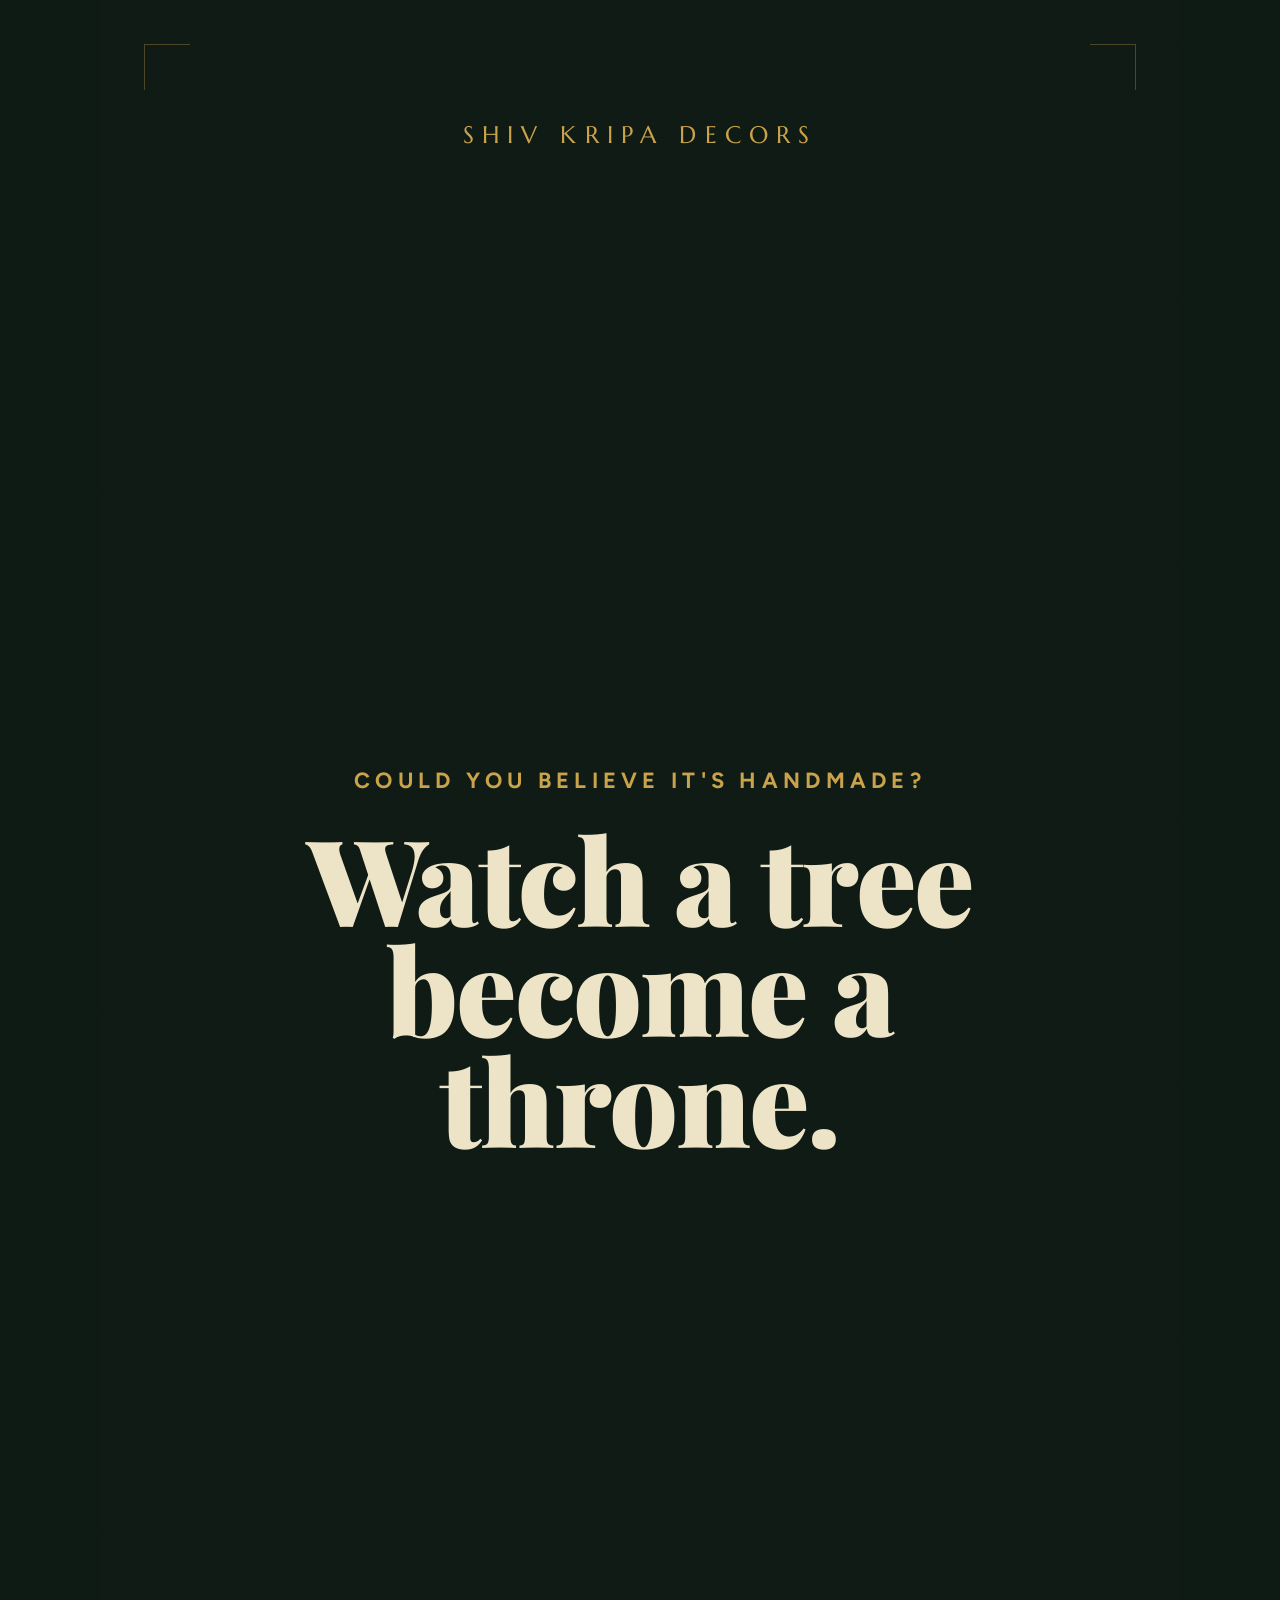
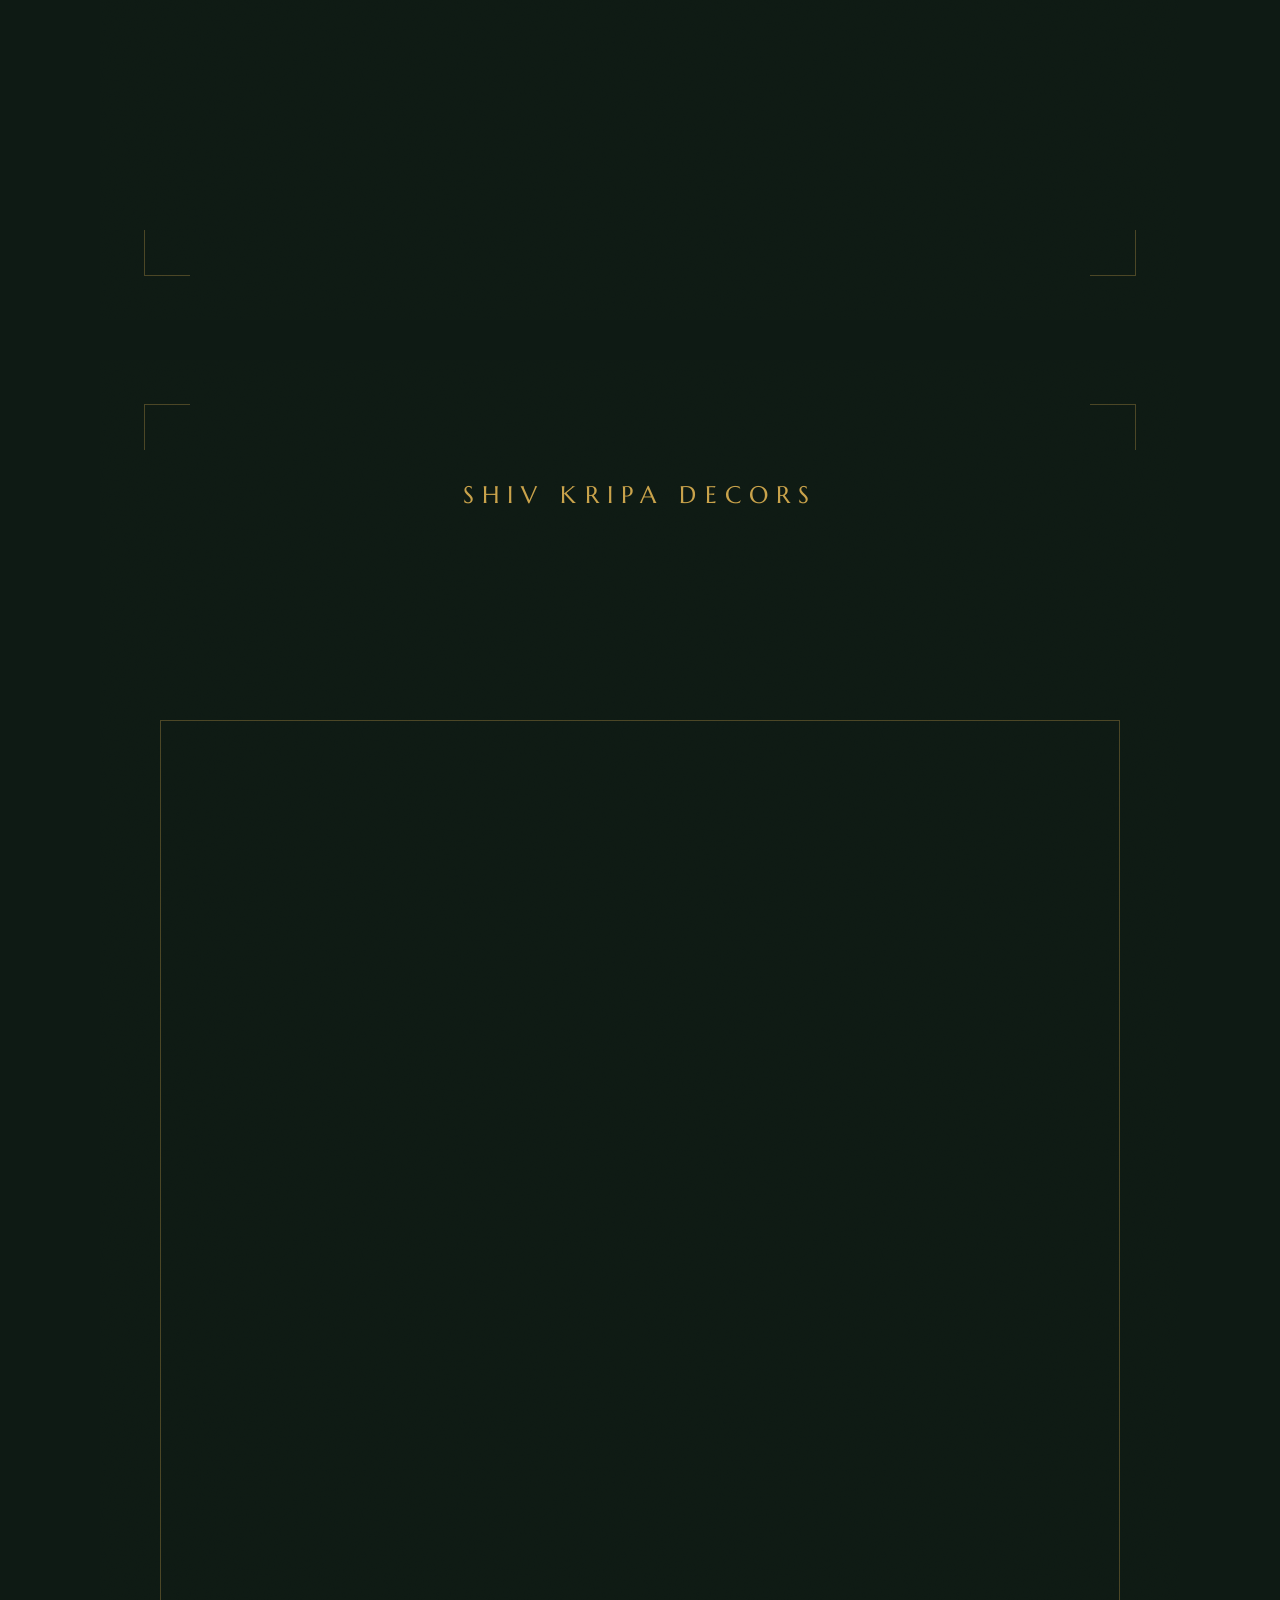
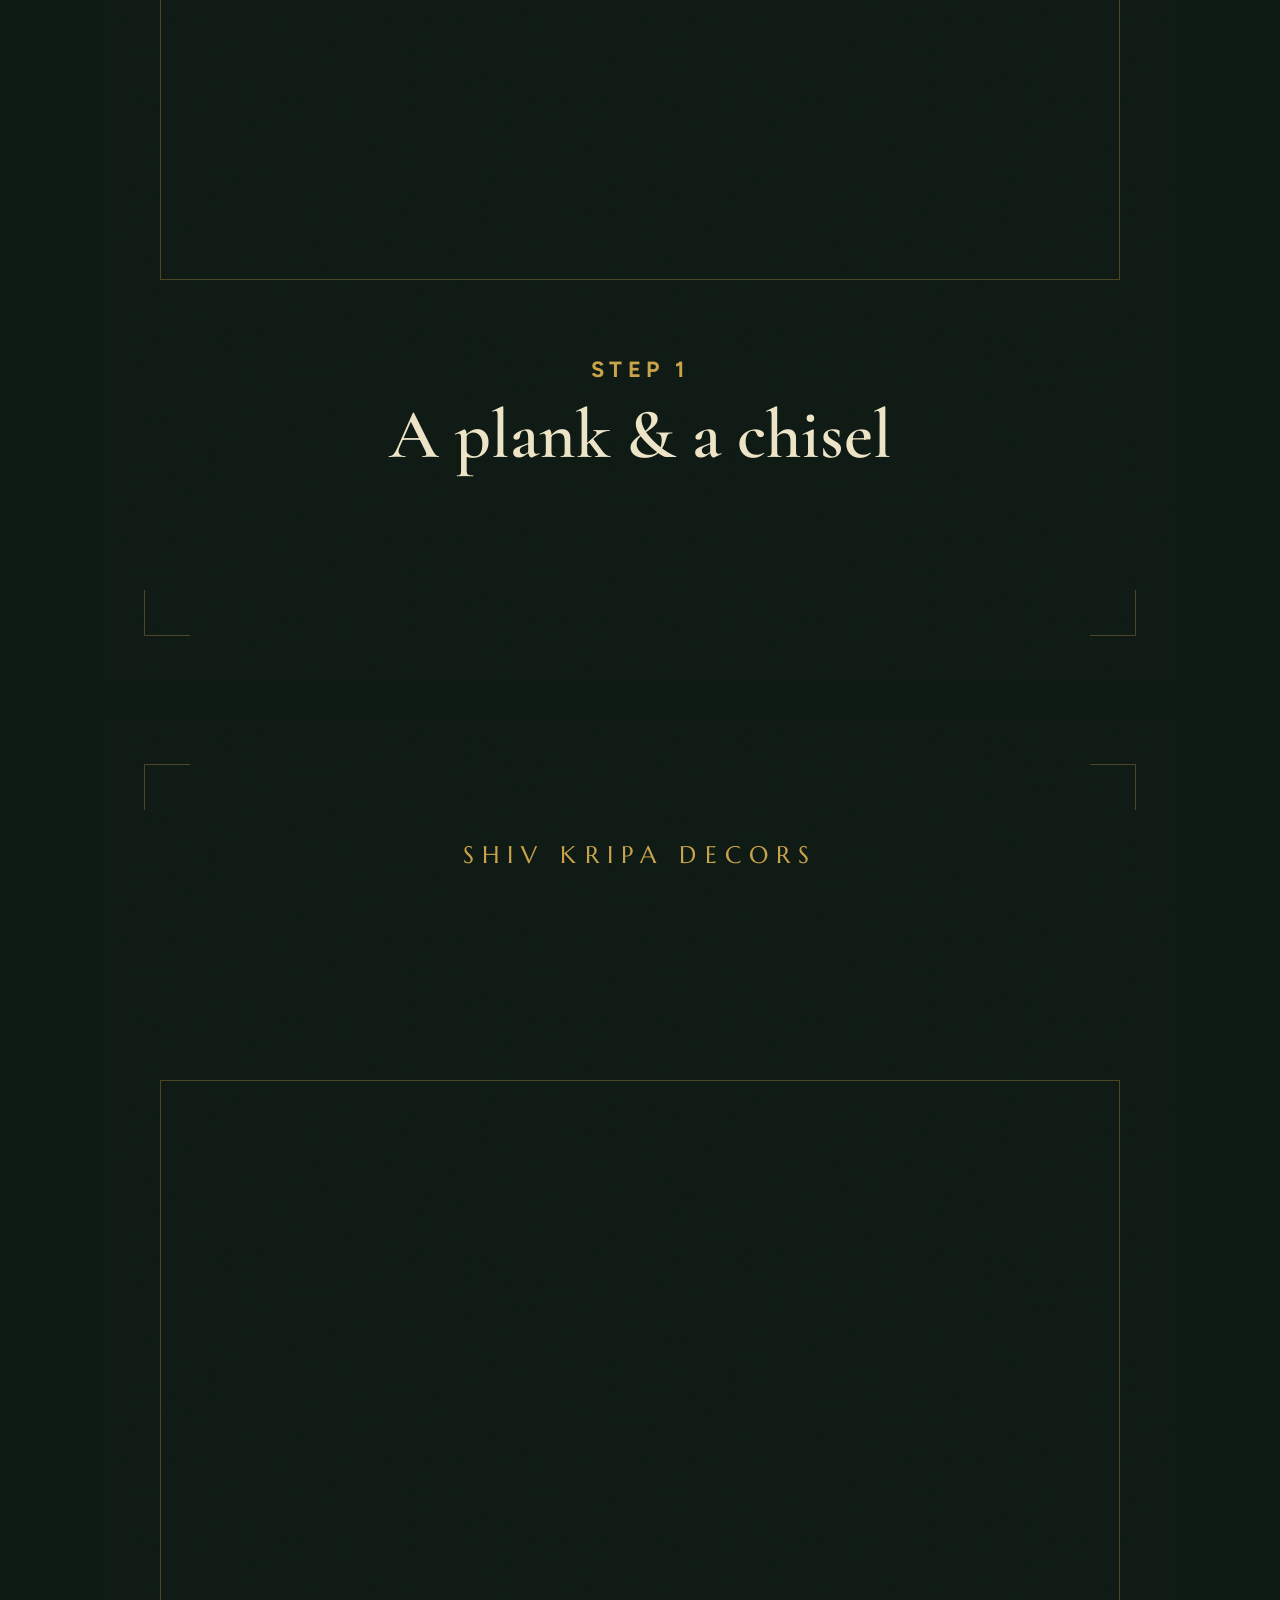
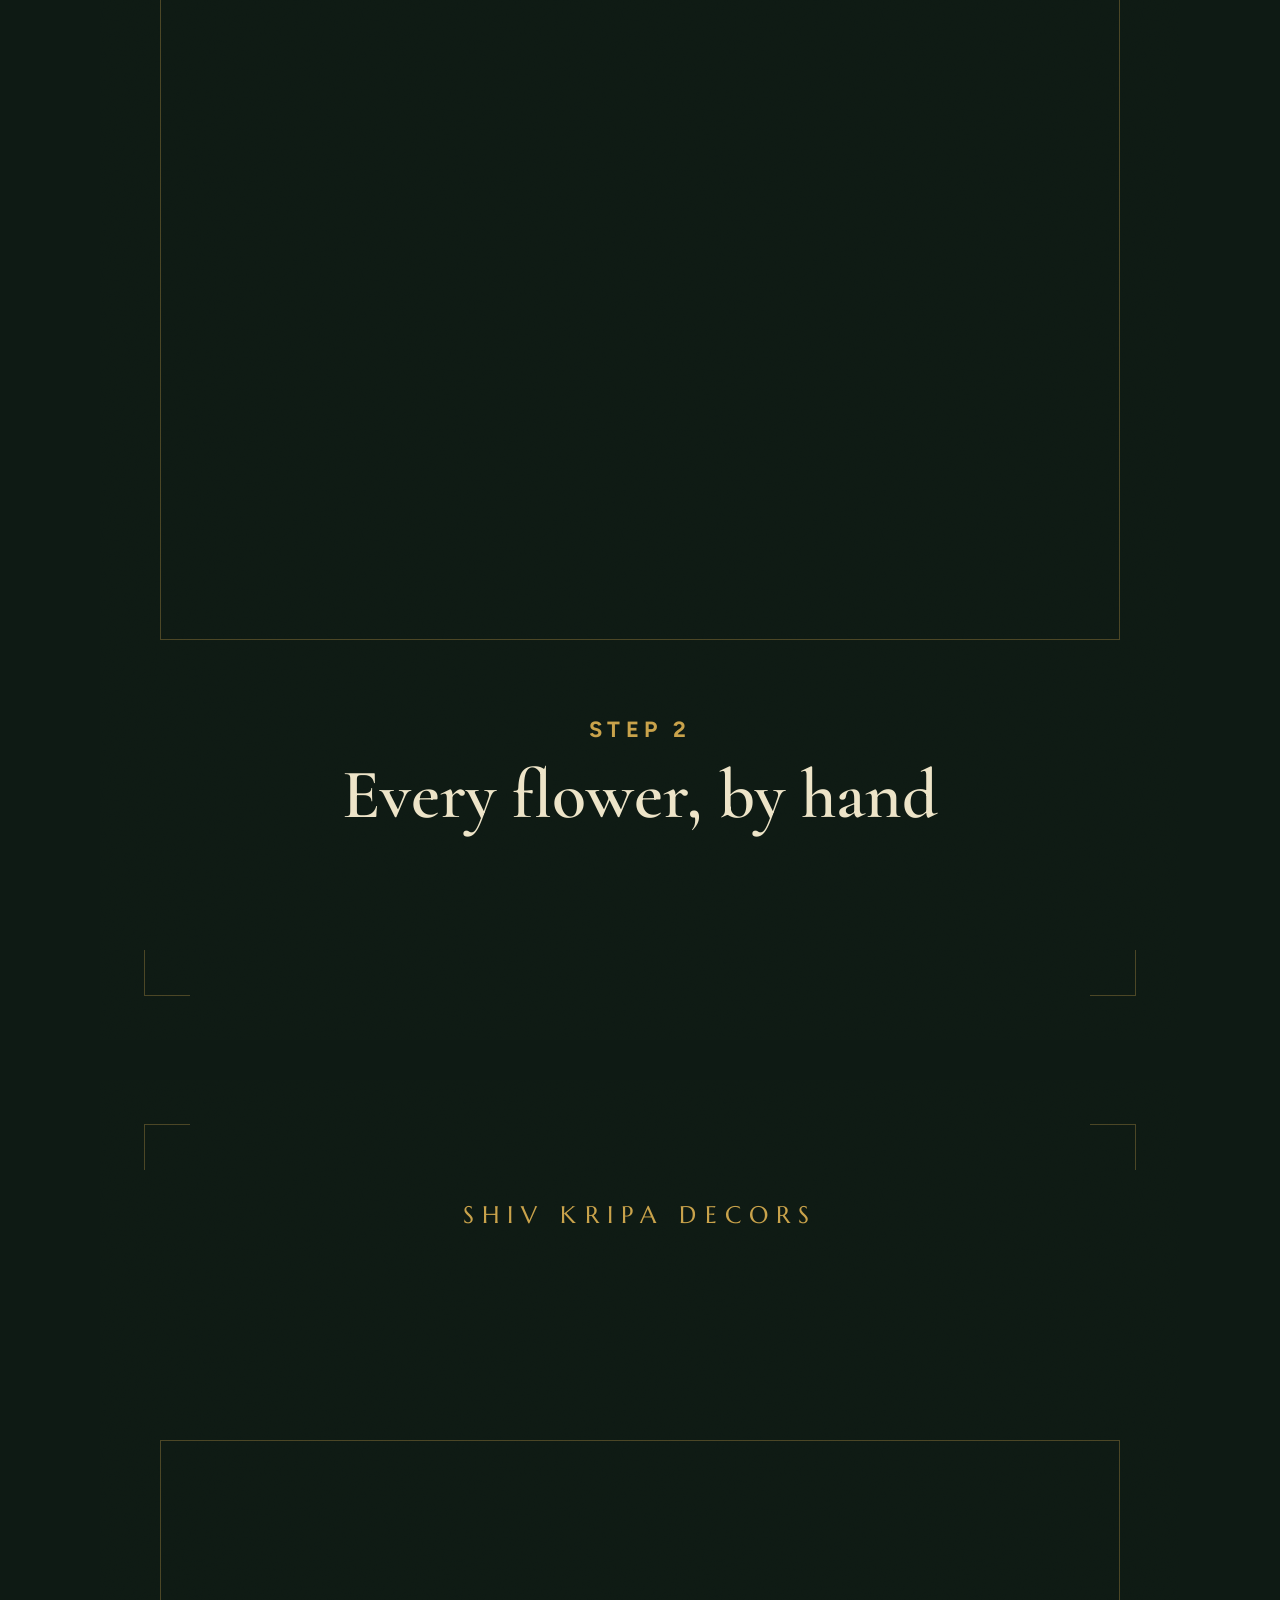
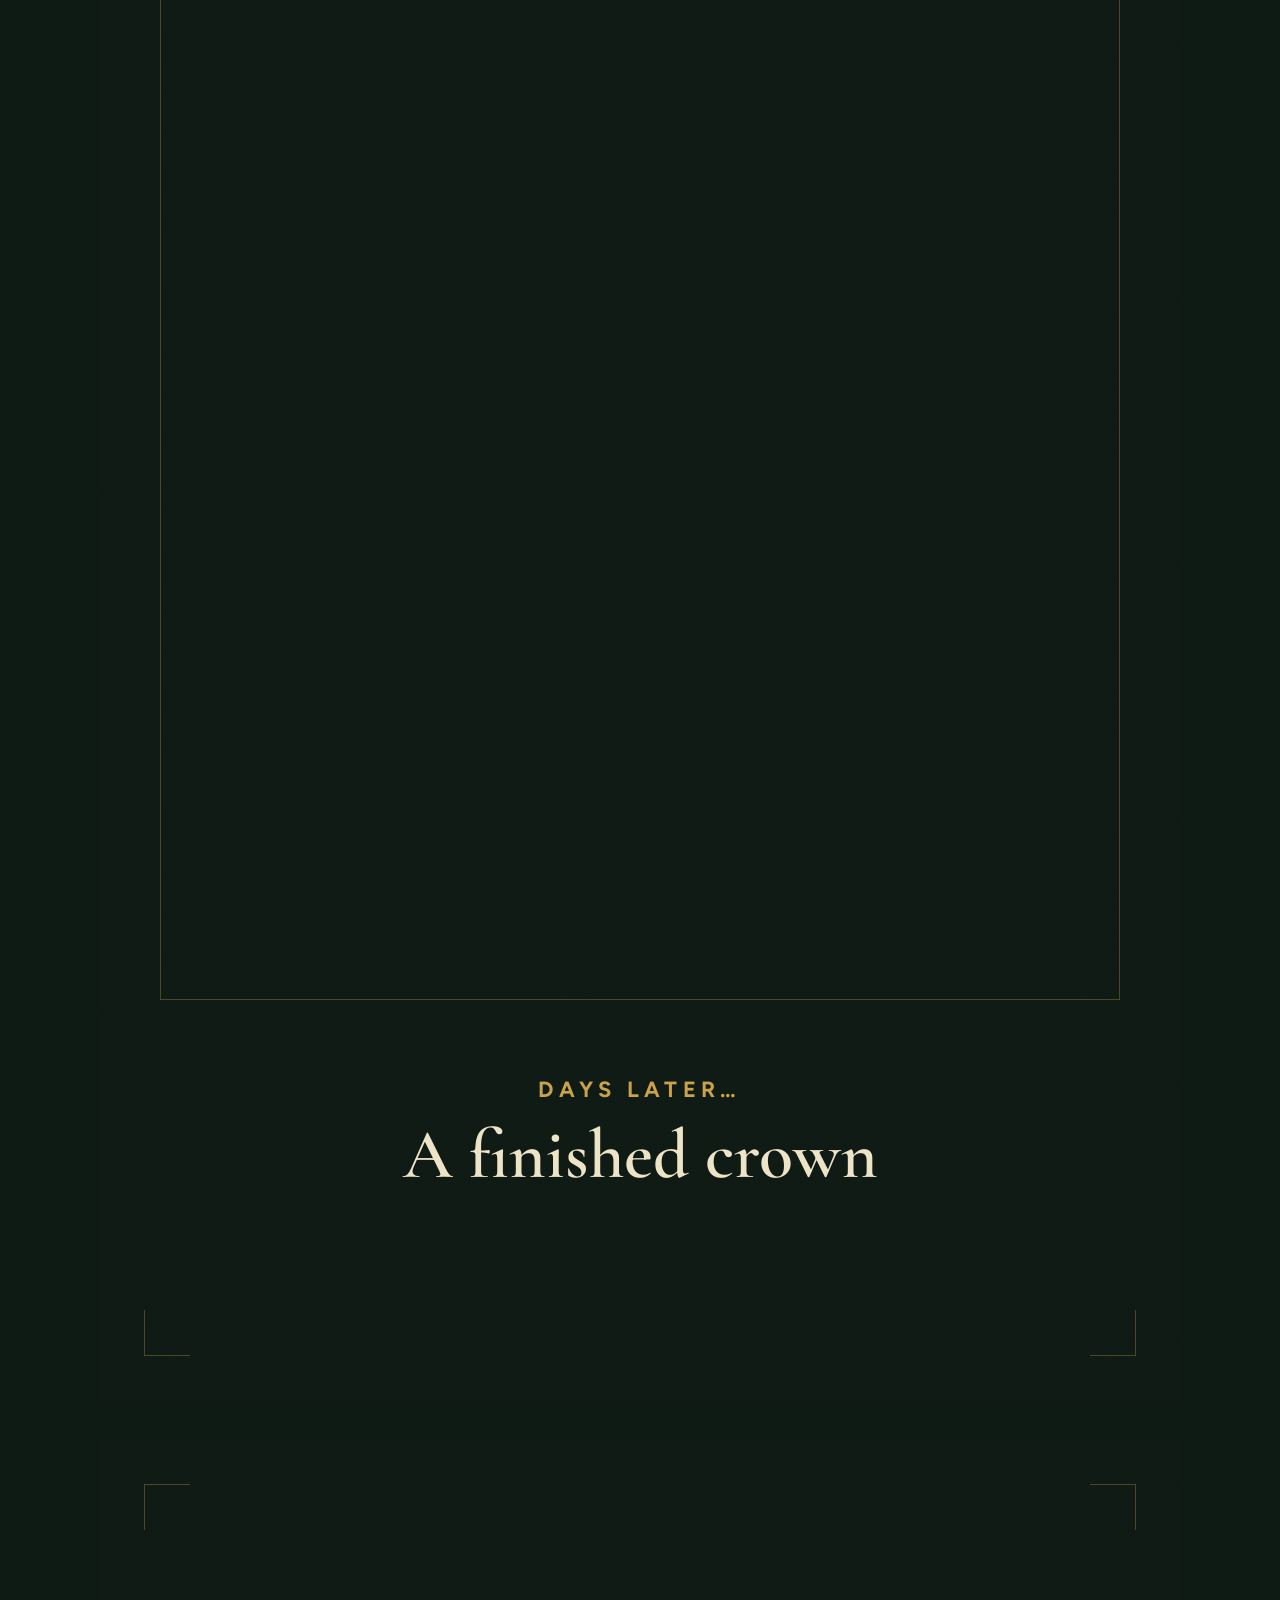
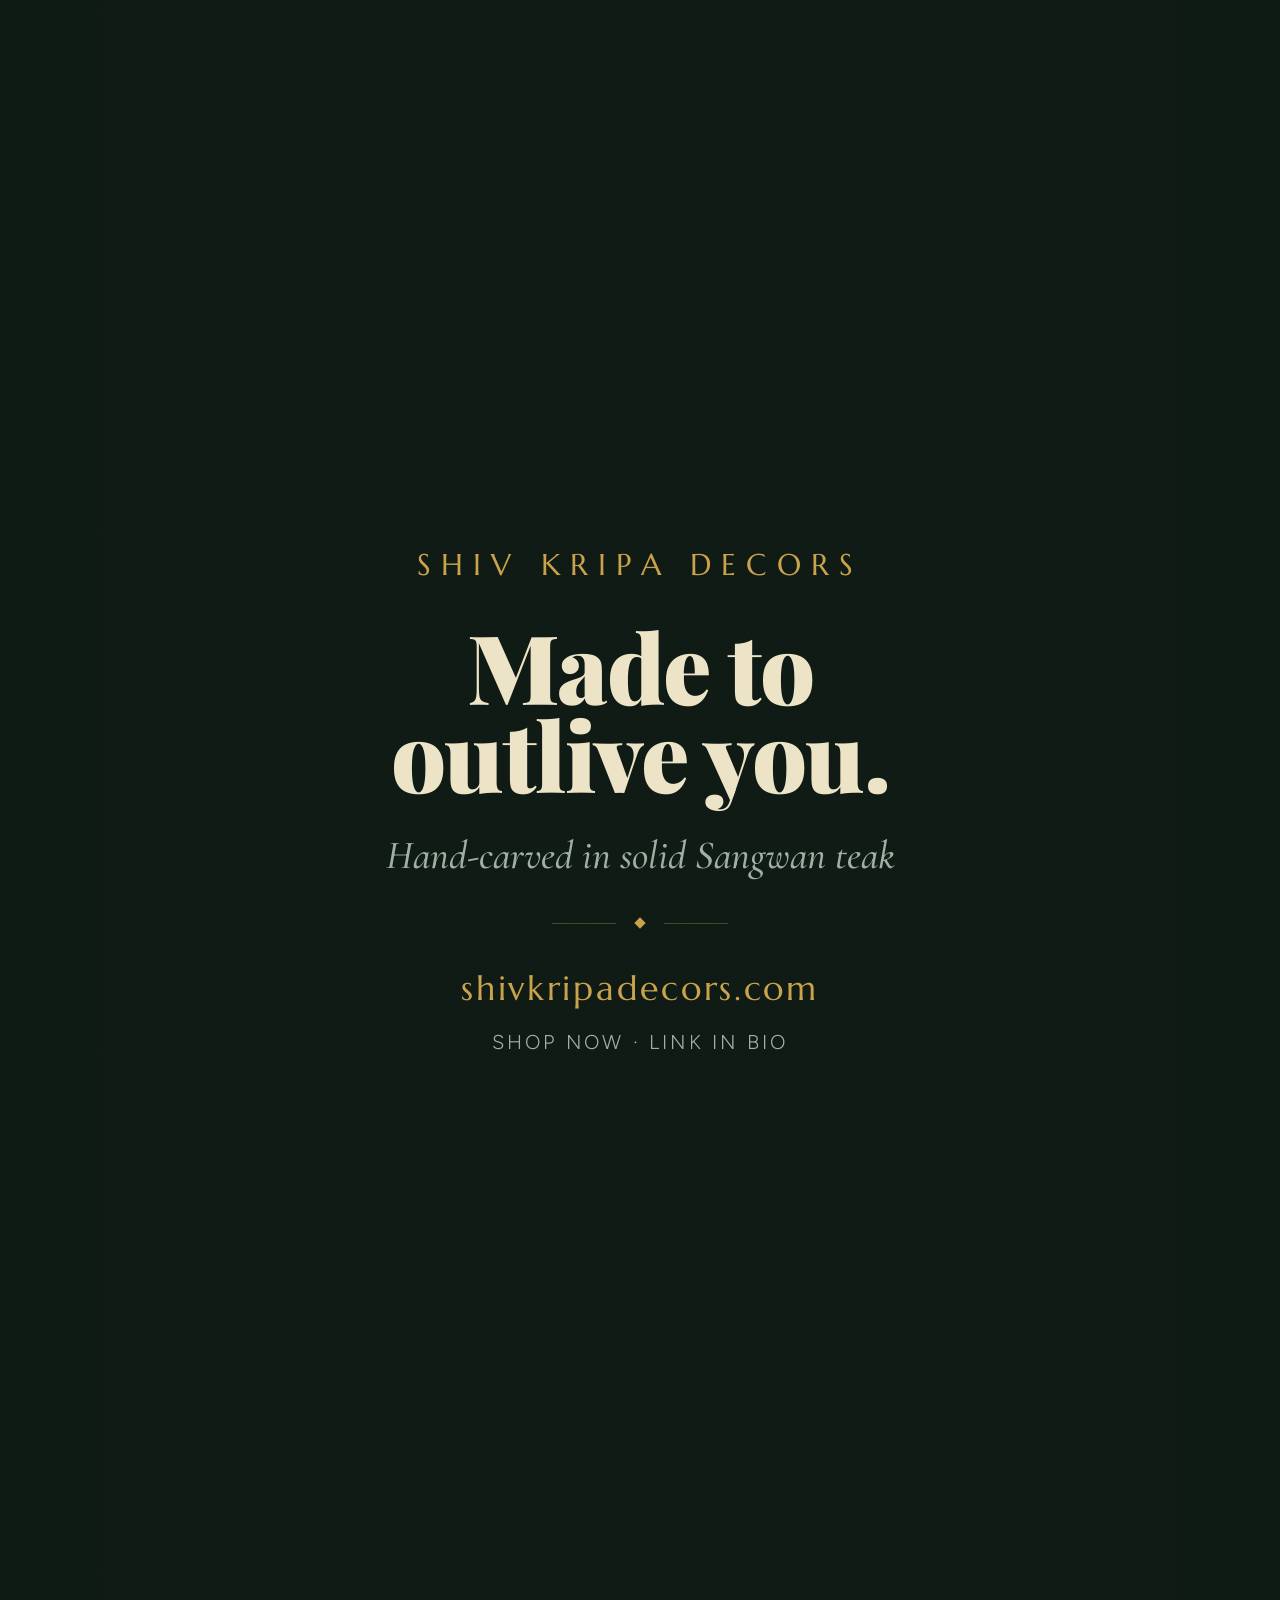
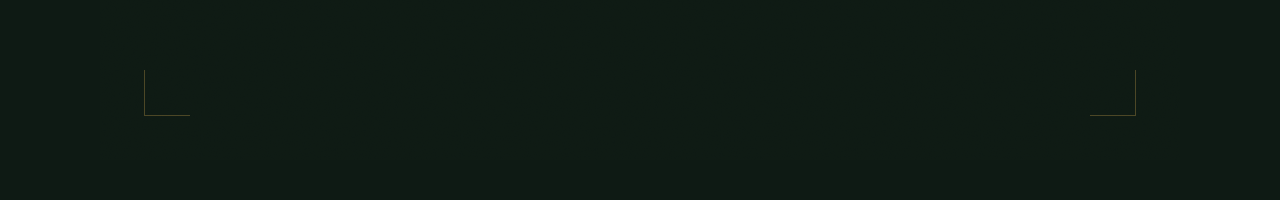
<file: canva/reel-transform.html>
<!DOCTYPE html><html lang="en"><head><meta charset="utf-8">
<title>Reel — Tree to Throne</title>
<link rel="stylesheet" href="https://fonts.googleapis.com/css2?family=Cormorant+Garamond:ital,wght@0,400;0,500;0,600;1,500&family=Marcellus&family=Figtree:wght@300;400;500;600;700;800&family=Playfair+Display:ital,wght@0,700;0,800;0,900;1,700;1,900&display=swap">
<style>
/* SHIV KRIPA DECORS — social creative brand kit (Emerald & Gold) */
:root{
  --ink:#0E1A14; --ink-2:#142219; --ink-3:#17281E; --ink-rgb:14,26,20;
  --gold:#C9A24B; --gold-soft:#A6842F; --gold-rgb:201,162,75;
  --emerald:#1F5140; --ivory:#EDE4C8; --sage:#9DB0A2;
  --line:rgba(201,162,75,.32); --line-soft:rgba(201,162,75,.18);
  --display:'Cormorant Garamond',serif; --serif2:'Marcellus',serif; --body:'Figtree',sans-serif;
  --grain:url("data:image/svg+xml;utf8,<svg xmlns='http://www.w3.org/2000/svg' width='260' height='260'><filter id='n'><feTurbulence type='fractalNoise' baseFrequency='0.85' numOctaves='2' seed='7' stitchTiles='stitch'/><feColorMatrix values='0 0 0 0 0.79  0 0 0 0 0.64  0 0 0 0 0.29  0 0 0 0.05 0'/></filter><rect width='100%' height='100%' filter='url(%23n)'/></svg>");
}
*{margin:0;padding:0;box-sizing:border-box}
html,body{background:var(--ink)}
.canvas{position:relative;overflow:hidden;background:var(--ink);color:var(--ivory);font-family:var(--body);font-weight:300}
.canvas::after{content:"";position:absolute;inset:0;background:var(--grain);opacity:.5;mix-blend-mode:overlay;pointer-events:none;z-index:9}
/* shared brand marks */
.logo{font-family:var(--serif2);color:var(--gold);letter-spacing:.34em;font-weight:400}
.rule{height:1px;background:var(--line)}
.eyebrow{font-family:var(--body);text-transform:uppercase;color:var(--gold);font-weight:500}
.serif{font-family:var(--display);font-weight:500;line-height:1.04;color:var(--ivory)}
.corner{position:absolute;width:54px;height:54px;border:1.5px solid var(--line);z-index:8}
.photo{position:absolute;background-size:cover;background-position:center}
.vign{position:absolute;inset:0;pointer-events:none}


  .canvas{width:1080px;height:1920px;background:var(--ink)}
  .blur{position:absolute;inset:-40px;background-size:cover;background-position:center;filter:blur(34px) brightness(.5) saturate(1.1);transform:scale(1.1);z-index:0}
  .tint{position:absolute;inset:0;background:linear-gradient(180deg,rgba(var(--ink-rgb),.55),rgba(var(--ink-rgb),.35) 40%,rgba(var(--ink-rgb),.85));z-index:1}
  .tint.dark{background:linear-gradient(180deg,rgba(var(--ink-rgb),.75),rgba(var(--ink-rgb),.6) 40%,rgba(var(--ink-rgb),.9))}
  .glow{position:absolute;inset:0;background:var(--ink);z-index:0}
  .glow::after{content:"";position:absolute;inset:0;background:radial-gradient(70% 45% at 50% 30%,rgba(var(--gold-rgb),.12),transparent 60%)}
  .sharp{position:absolute;left:60px;right:60px;top:360px;height:1160px;background-size:cover;background-position:center;border:1.5px solid var(--line);z-index:3}
  .corner{width:46px;height:46px;z-index:6}
  .corner.tl{top:44px;left:44px;border-right:none;border-bottom:none}.corner.tr{top:44px;right:44px;border-left:none;border-bottom:none}
  .corner.bl{bottom:44px;left:44px;border-right:none;border-top:none}.corner.br{bottom:44px;right:44px;border-left:none;border-top:none}
  .top{position:absolute;top:120px;left:0;right:0;text-align:center;z-index:6}
  .top .logo{font-size:24px;letter-spacing:.34em}
  .center{position:absolute;inset:0;display:flex;flex-direction:column;justify-content:center;align-items:center;text-align:center;z-index:6;padding:0 84px}
  .k{font-family:var(--body);text-transform:uppercase;color:var(--gold);font-weight:700;font-size:22px;letter-spacing:.24em;margin-bottom:28px}
  .hook{font-family:'Playfair Display',serif;font-weight:900;font-size:120px;line-height:.92;color:var(--ivory);letter-spacing:-.015em}
  .hook.sm{font-size:96px}
  .hook em{font-style:italic;color:var(--gold)}
  .sub{font-family:'Cormorant Garamond',serif;font-style:italic;font-weight:500;font-size:40px;color:var(--sage);margin-top:34px;line-height:1.2}
  .cap{position:absolute;left:64px;right:64px;bottom:210px;text-align:center;z-index:6}
  .cap .k{margin-bottom:16px}
  .cap h2{font-family:'Cormorant Garamond',serif;font-weight:600;font-size:70px;line-height:1.02;color:var(--ivory)}
  .price{font-family:'Playfair Display',serif;font-weight:900;font-size:190px;color:var(--gold);line-height:1;text-shadow:0 16px 44px rgba(0,0,0,.55)}
  .rsub{font-family:'Cormorant Garamond',serif;font-size:40px;color:var(--ivory);margin-top:18px}
  .divider{display:flex;align-items:center;gap:20px;margin:40px 0}
  .divider .l{width:64px;height:1px;background:var(--line)}.divider .d{width:8px;height:8px;background:var(--gold);transform:rotate(45deg)}
  .logo2{font-size:30px;letter-spacing:.34em;margin-bottom:38px}
  .url{font-family:var(--serif2);font-size:34px;color:var(--gold);letter-spacing:.08em}
  .bio{font-family:var(--body);font-size:20px;color:var(--sage);letter-spacing:.16em;text-transform:uppercase;margin-top:20px}

body{margin:0;background:#0E1A14}
.canvas{margin:0 auto 40px}
</style></head>
<body>
<div class="canvas" data-document-role="page" data-label="Reel — Tree to Throne — 1/5"><div class="blur" style="background-image:url('https://shivkripadecors.com/images/making-1.jpg')"></div><div class="tint"></div><div class="corner tl"></div><div class="corner tr"></div><div class="corner bl"></div><div class="corner br"></div><div class="top"><div class="logo">SHIV KRIPA DECORS</div></div>
  <div class="center"><div class="k">Could you believe it's handmade?</div><h1 class="hook">Watch a tree<br>become a throne.</h1></div></div>
<div class="canvas" data-document-role="page" data-label="Reel — Tree to Throne — 2/5"><div class="blur" style="background-image:url('https://shivkripadecors.com/images/making-2.jpg')"></div><div class="tint"></div>
  <div class="sharp" style="background-image:url('https://shivkripadecors.com/images/making-2.jpg')"></div><div class="corner tl"></div><div class="corner tr"></div><div class="corner bl"></div><div class="corner br"></div><div class="top"><div class="logo">SHIV KRIPA DECORS</div></div>
  <div class="cap"><div class="k">Step 1</div><h2>A plank & a chisel</h2></div></div>
<div class="canvas" data-document-role="page" data-label="Reel — Tree to Throne — 3/5"><div class="blur" style="background-image:url('https://shivkripadecors.com/images/making-4.jpg')"></div><div class="tint"></div>
  <div class="sharp" style="background-image:url('https://shivkripadecors.com/images/making-4.jpg')"></div><div class="corner tl"></div><div class="corner tr"></div><div class="corner bl"></div><div class="corner br"></div><div class="top"><div class="logo">SHIV KRIPA DECORS</div></div>
  <div class="cap"><div class="k">Step 2</div><h2>Every flower, by hand</h2></div></div>
<div class="canvas" data-document-role="page" data-label="Reel — Tree to Throne — 4/5"><div class="blur" style="background-image:url('https://shivkripadecors.com/images/rajwada-carved-king-3.jpg')"></div><div class="tint"></div>
  <div class="sharp" style="background-image:url('https://shivkripadecors.com/images/rajwada-carved-king-3.jpg')"></div><div class="corner tl"></div><div class="corner tr"></div><div class="corner bl"></div><div class="corner br"></div><div class="top"><div class="logo">SHIV KRIPA DECORS</div></div>
  <div class="cap"><div class="k">Days later…</div><h2>A finished crown</h2></div></div>
<div class="canvas" data-document-role="page" data-label="Reel — Tree to Throne — 5/5"><div class="blur" style="background-image:url('https://shivkripadecors.com/images/rajwada-carved-king-1.jpg')"></div><div class="tint"></div><div class="corner tl"></div><div class="corner tr"></div><div class="corner bl"></div><div class="corner br"></div>
  <div class="center"><div class="logo logo2">SHIV KRIPA DECORS</div><h1 class="hook sm">Made to<br>outlive you.</h1><div class="sub">Hand-carved in solid Sangwan teak</div>
  <div class="divider"><span class="l"></span><span class="d"></span><span class="l"></span></div>
  <div class="url">shivkripadecors.com</div><div class="bio">Shop now · Link in bio</div></div></div>
</body></html>
</file>
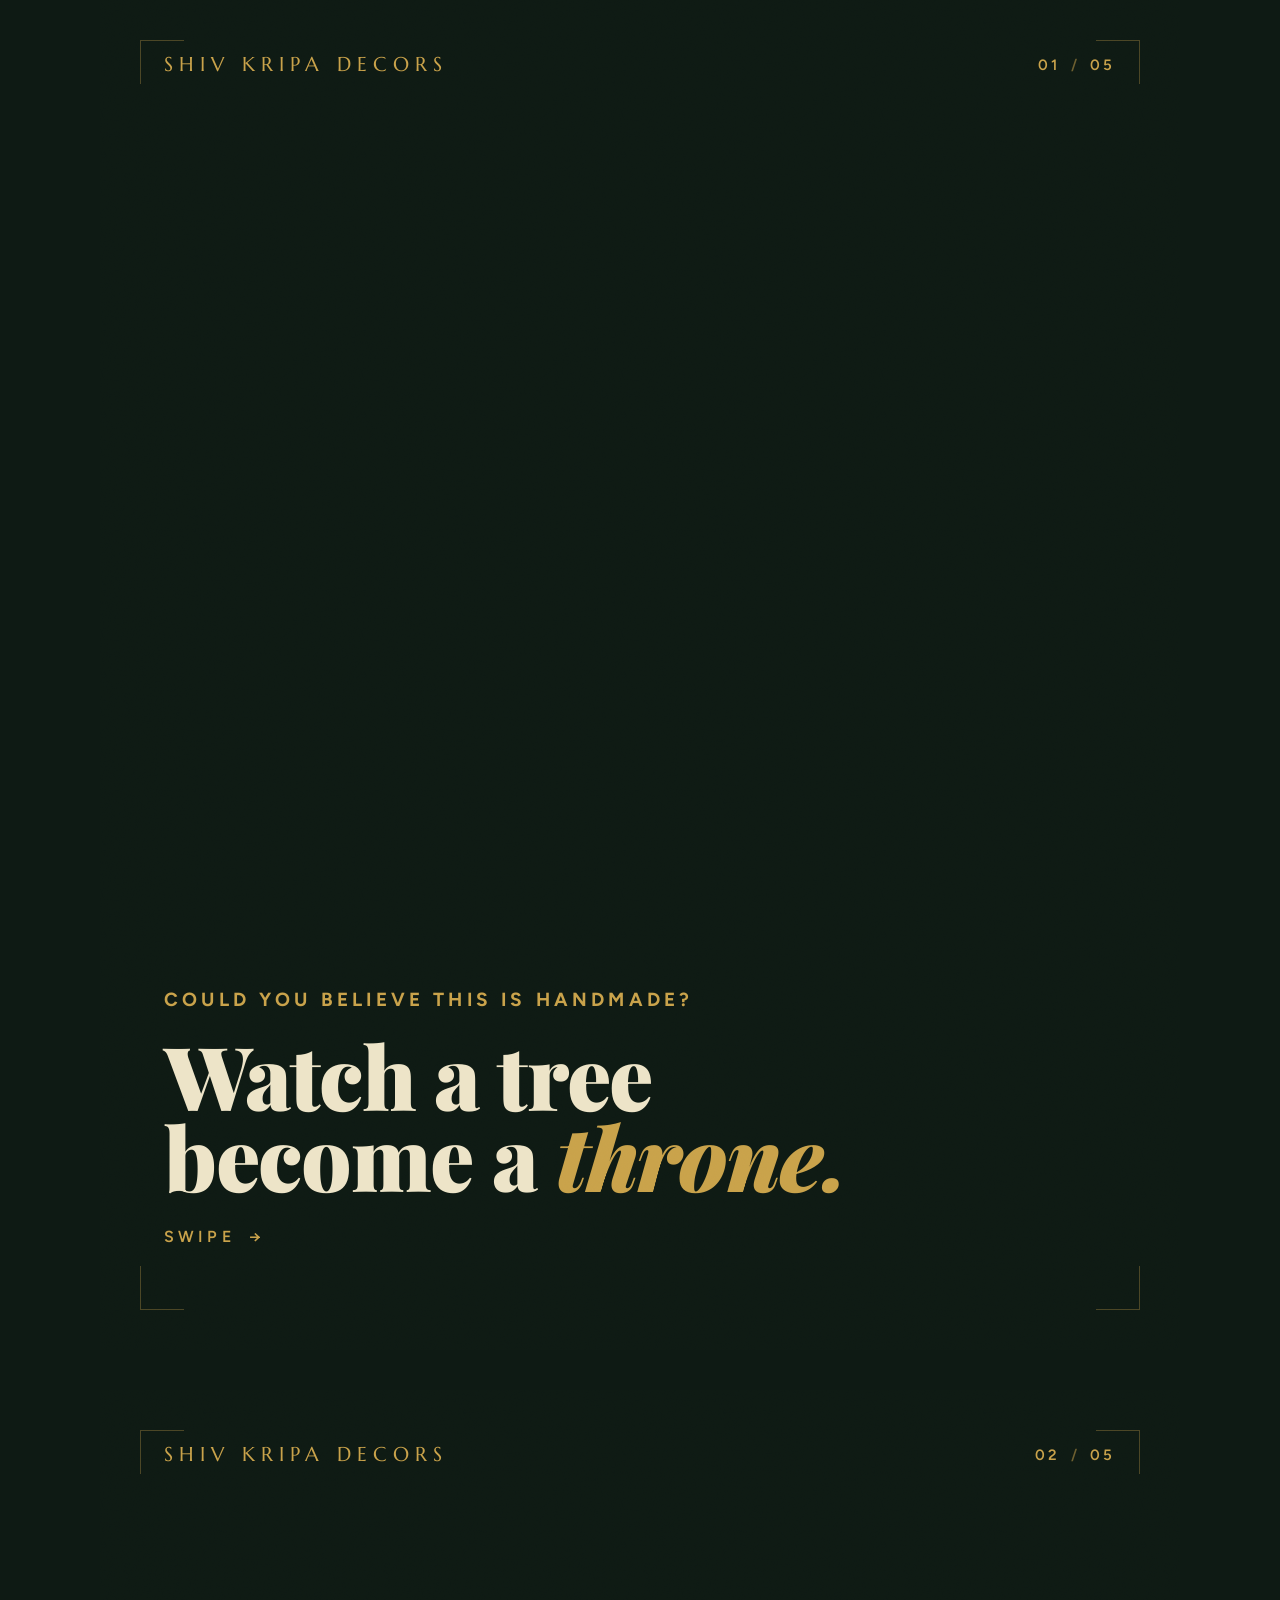
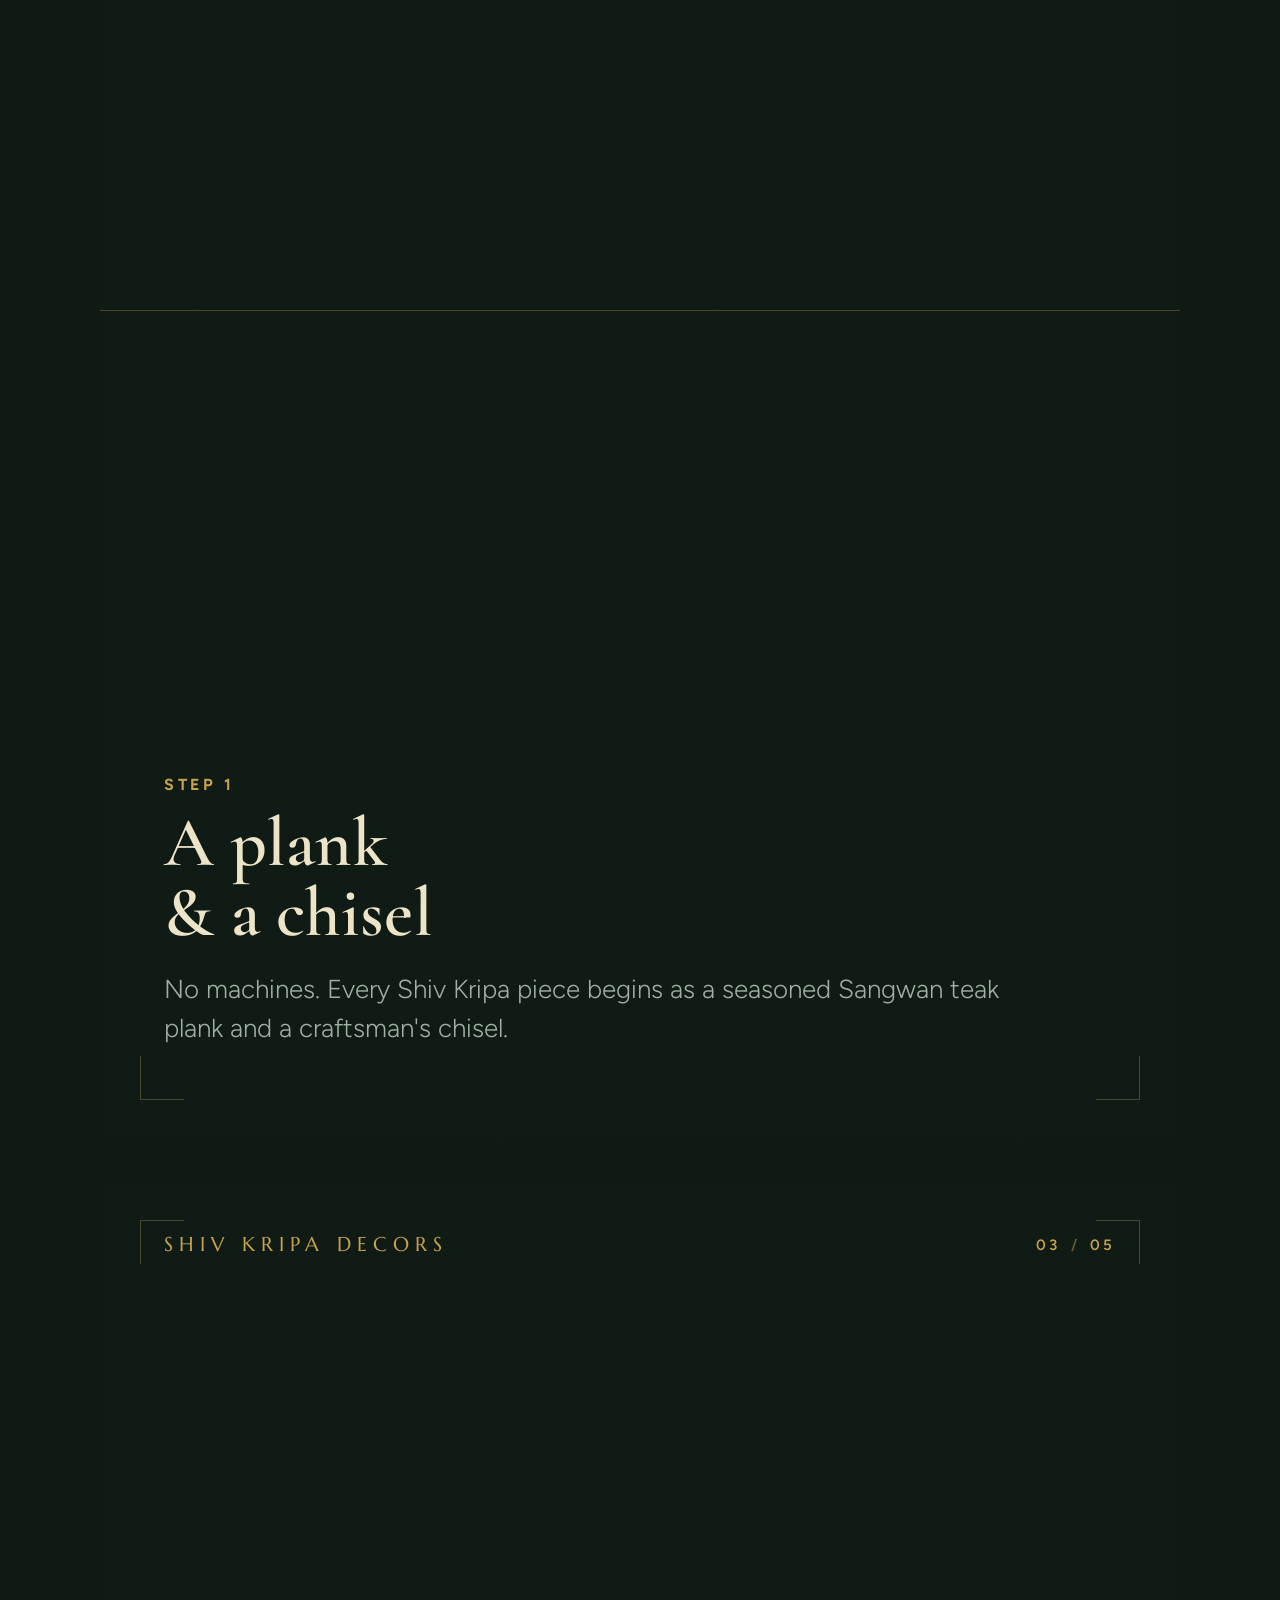
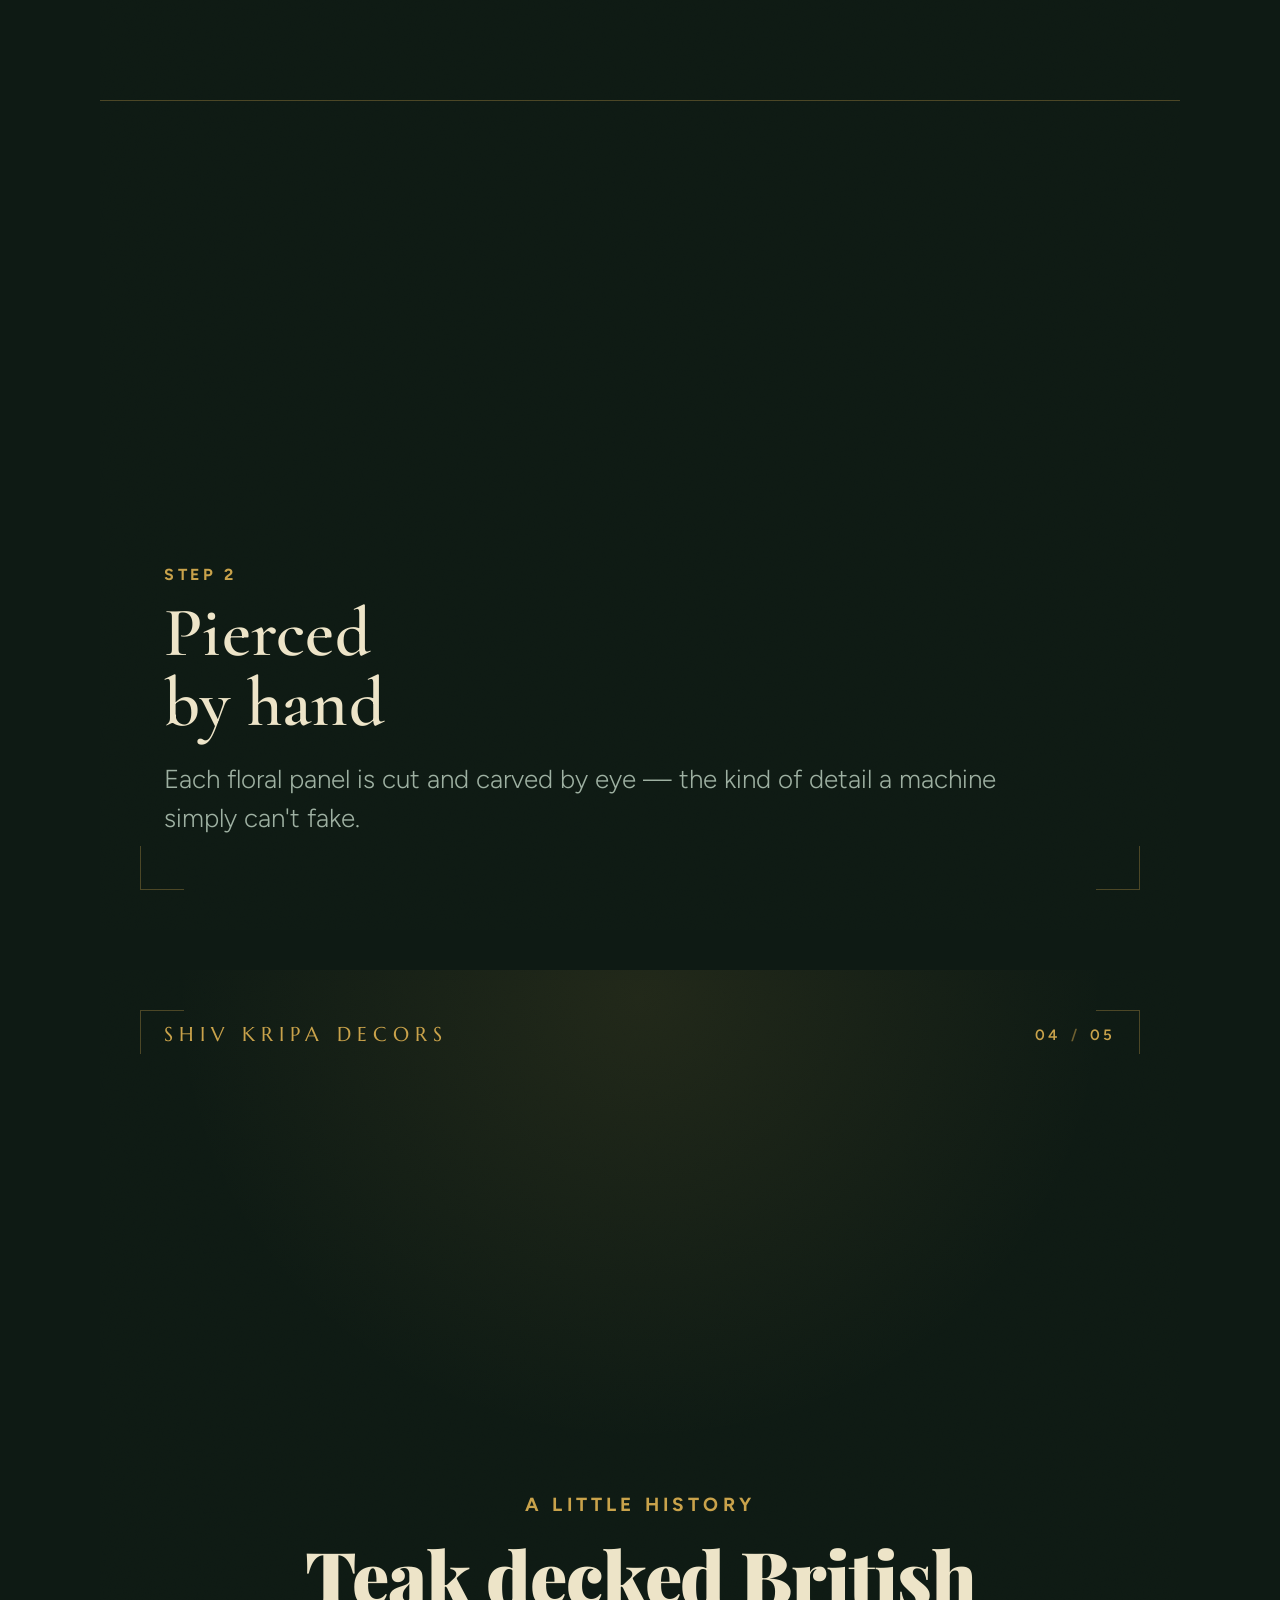
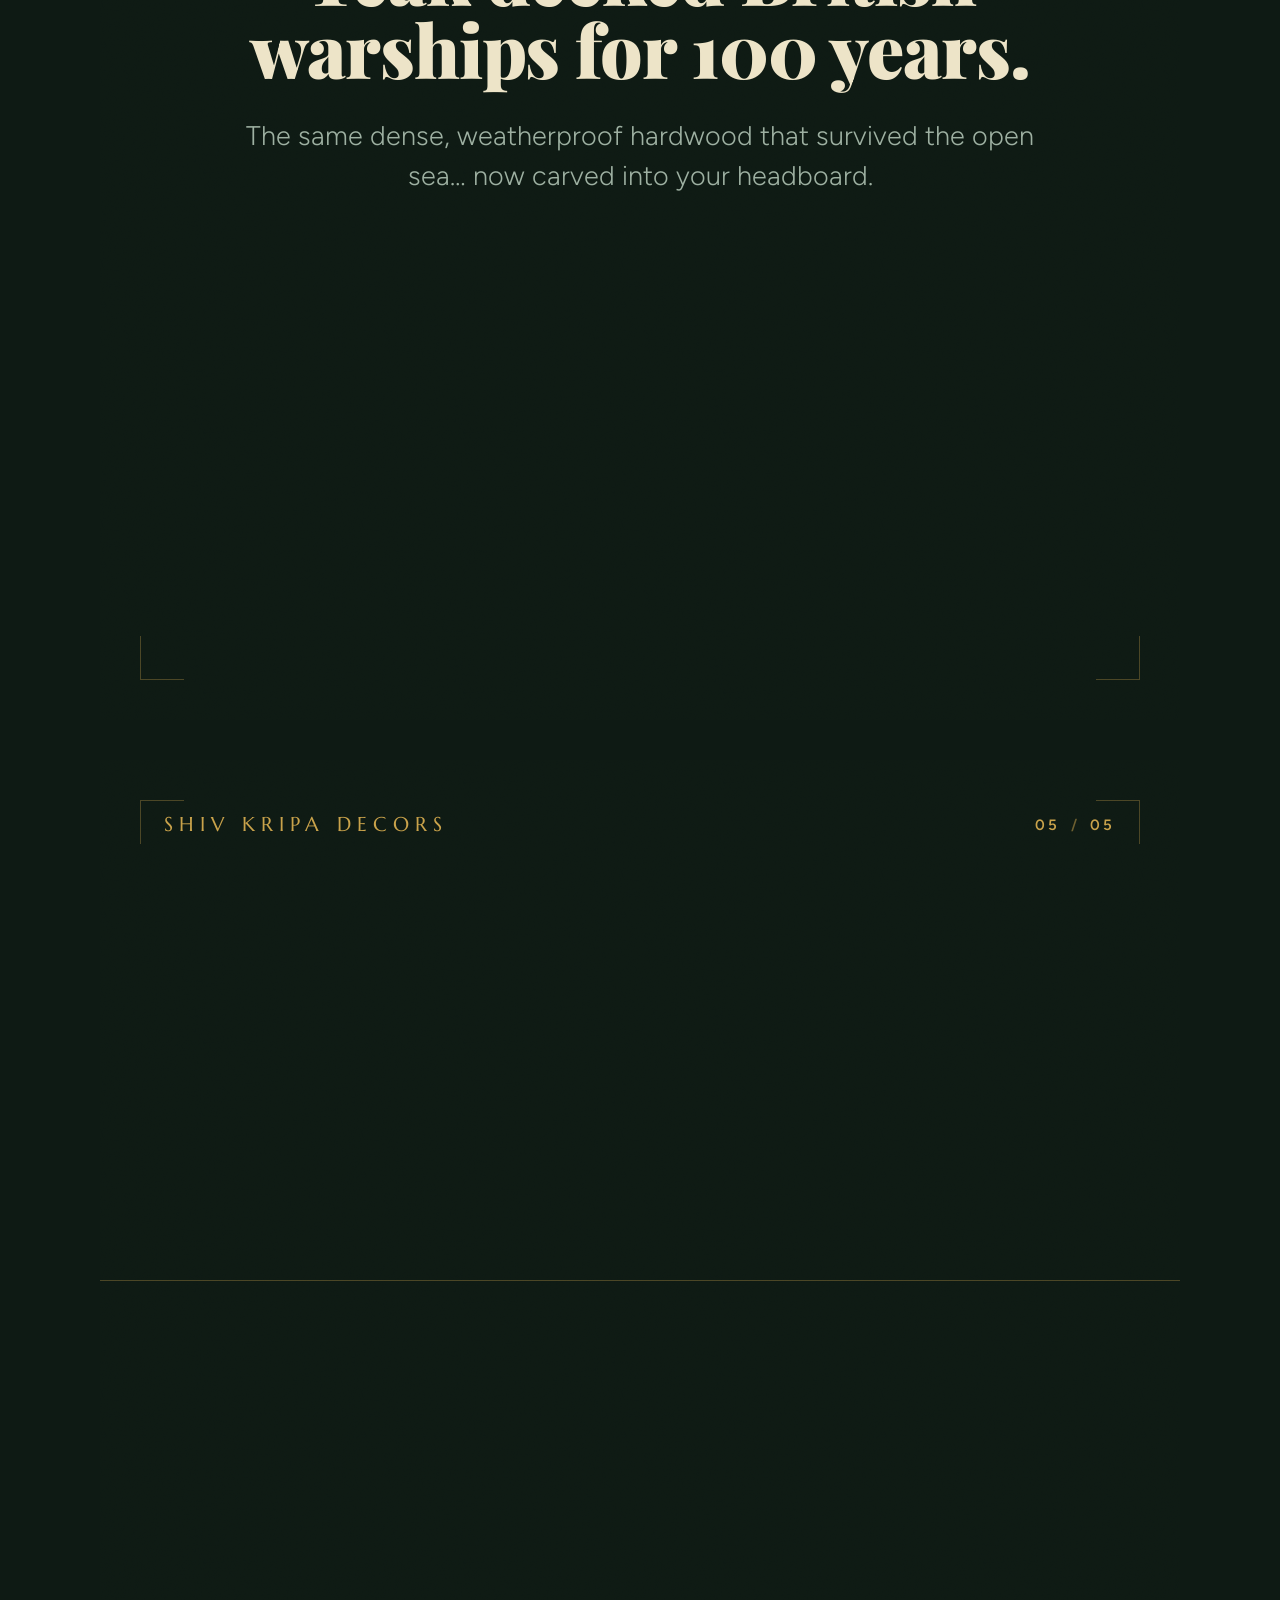
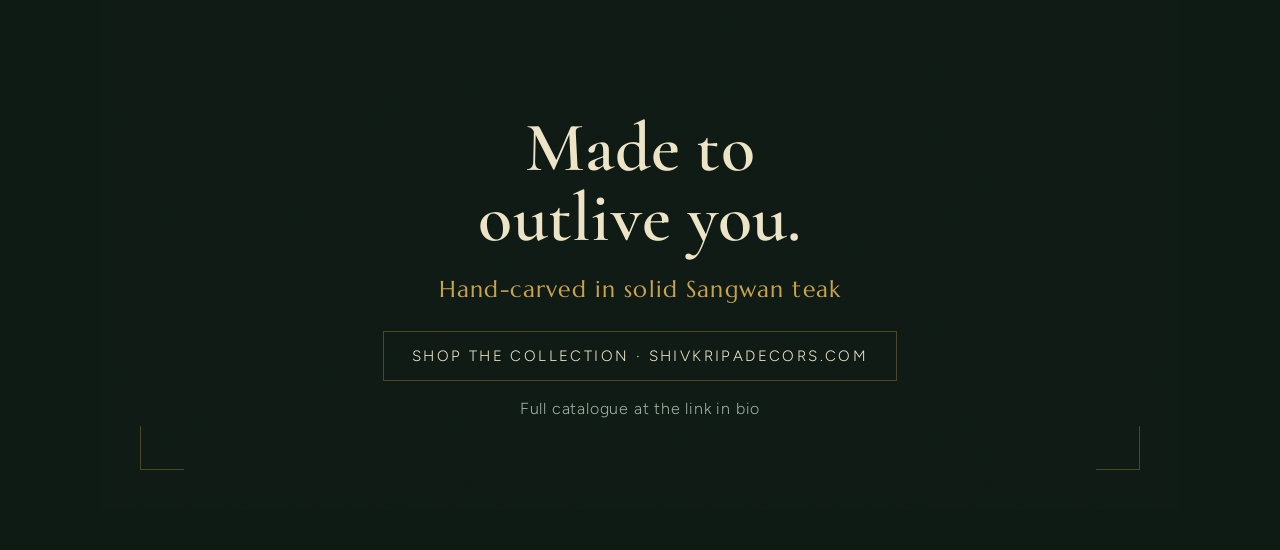
<file: canva/tree-throne.html>
<!DOCTYPE html><html lang="en"><head><meta charset="utf-8">
<title>Tree to Throne</title>
<link rel="stylesheet" href="https://fonts.googleapis.com/css2?family=Cormorant+Garamond:ital,wght@0,400;0,500;0,600;1,500&family=Marcellus&family=Figtree:wght@300;400;500;600;700;800&family=Playfair+Display:ital,wght@0,700;0,800;0,900;1,700;1,900&display=swap">
<style>
/* SHIV KRIPA DECORS — social creative brand kit (Emerald & Gold) */
:root{
  --ink:#0E1A14; --ink-2:#142219; --ink-3:#17281E; --ink-rgb:14,26,20;
  --gold:#C9A24B; --gold-soft:#A6842F; --gold-rgb:201,162,75;
  --emerald:#1F5140; --ivory:#EDE4C8; --sage:#9DB0A2;
  --line:rgba(201,162,75,.32); --line-soft:rgba(201,162,75,.18);
  --display:'Cormorant Garamond',serif; --serif2:'Marcellus',serif; --body:'Figtree',sans-serif;
  --grain:url("data:image/svg+xml;utf8,<svg xmlns='http://www.w3.org/2000/svg' width='260' height='260'><filter id='n'><feTurbulence type='fractalNoise' baseFrequency='0.85' numOctaves='2' seed='7' stitchTiles='stitch'/><feColorMatrix values='0 0 0 0 0.79  0 0 0 0 0.64  0 0 0 0 0.29  0 0 0 0.05 0'/></filter><rect width='100%' height='100%' filter='url(%23n)'/></svg>");
}
*{margin:0;padding:0;box-sizing:border-box}
html,body{background:var(--ink)}
.canvas{position:relative;overflow:hidden;background:var(--ink);color:var(--ivory);font-family:var(--body);font-weight:300}
.canvas::after{content:"";position:absolute;inset:0;background:var(--grain);opacity:.5;mix-blend-mode:overlay;pointer-events:none;z-index:9}
/* shared brand marks */
.logo{font-family:var(--serif2);color:var(--gold);letter-spacing:.34em;font-weight:400}
.rule{height:1px;background:var(--line)}
.eyebrow{font-family:var(--body);text-transform:uppercase;color:var(--gold);font-weight:500}
.serif{font-family:var(--display);font-weight:500;line-height:1.04;color:var(--ivory)}
.corner{position:absolute;width:54px;height:54px;border:1.5px solid var(--line);z-index:8}
.photo{position:absolute;background-size:cover;background-position:center}
.vign{position:absolute;inset:0;pointer-events:none}


  .canvas{width:1080px;height:1350px;background:var(--ink)}
  .glow{position:absolute;inset:0;background:radial-gradient(72% 55% at 50% 2%,rgba(var(--gold-rgb),.10),transparent 60%);z-index:1}
  .photo.full{inset:0}
  .photo.top{inset:0 0 560px 0}
  .scrim{position:absolute;inset:0;background:linear-gradient(180deg,rgba(var(--ink-rgb),.5),rgba(var(--ink-rgb),.28) 38%,rgba(var(--ink-rgb),.95));z-index:2}
  .photo-line{position:absolute;left:0;right:0;top:520px;height:1px;background:var(--line);z-index:5}
  .photo.top::after{content:"";position:absolute;inset:0;background:linear-gradient(180deg,transparent 55%,var(--ink))}
  .hdr{position:absolute;top:52px;left:64px;right:64px;display:flex;justify-content:space-between;align-items:center;z-index:8}
  .hdr .logo{font-size:20px;letter-spacing:.3em}
  .hdr .idx{font-family:var(--body);font-size:15px;letter-spacing:.24em;color:var(--gold);font-weight:600}
  .hdr .idx i{font-style:normal;opacity:.5;margin:0 2px}
  .corner{width:44px;height:44px}
  .corner.tl{top:40px;left:40px;border-right:none;border-bottom:none}.corner.tr{top:40px;right:40px;border-left:none;border-bottom:none}
  .corner.bl{bottom:40px;left:40px;border-right:none;border-top:none}.corner.br{bottom:40px;right:40px;border-left:none;border-top:none}
  .kick{font-family:var(--body);text-transform:uppercase;color:var(--gold);font-weight:700;font-size:19px;letter-spacing:.22em;margin-bottom:24px}
  .kick.sm{font-size:16px;margin-bottom:14px}
  .hook{font-family:'Playfair Display',serif;font-weight:900;color:var(--ivory);letter-spacing:-.015em;line-height:.92;font-size:104px}
  .hook.mid{font-size:88px}.hook.sm2{font-size:74px;line-height:.98}
  .hook em{font-style:italic;color:var(--gold)}
  .serif{font-family:'Cormorant Garamond',serif;font-weight:600;color:var(--ivory);line-height:1.0;font-size:70px;letter-spacing:.004em}
  .wrap{position:absolute;inset:0;display:flex;flex-direction:column;justify-content:center;padding:0 80px;z-index:6}
  .wrap.center{text-align:center;align-items:center}
  .hsub{font-family:'Cormorant Garamond',serif;font-style:italic;font-weight:500;font-size:44px;color:var(--sage);margin-top:30px;line-height:1.16}
  .factbody{font-family:var(--body);font-weight:300;font-size:27px;line-height:1.5;color:var(--sage);margin-top:30px;max-width:820px}
  .cover-body{position:absolute;left:64px;right:64px;bottom:104px;z-index:8}
  .cover-body.center2{text-align:center;left:60px;right:60px;bottom:130px}
  .pbody{position:absolute;left:64px;right:64px;bottom:92px;z-index:8}
  .pbody.center{text-align:center;left:80px;right:80px}
  .pbody h2{margin-bottom:22px}
  .pbody .body{font-family:var(--body);font-weight:300;font-size:26px;line-height:1.5;color:var(--sage);max-width:900px}
  .pbody .coll{font-family:var(--serif2);font-size:23px;color:var(--gold);letter-spacing:.05em;margin:4px 0 28px}
  .bigprice{font-family:'Playfair Display',serif;font-weight:900;font-size:150px;color:var(--gold);line-height:1;letter-spacing:.01em;text-shadow:0 14px 40px rgba(0,0,0,.5)}
  .reveal-sub{font-family:'Cormorant Garamond',serif;font-size:34px;color:var(--ivory);margin:14px 0 30px}
  .swipe{margin-top:30px;font-family:var(--body);font-size:16px;letter-spacing:.26em;text-transform:uppercase;color:var(--gold);font-weight:600}
  .swipe span{margin-left:6px}
  .foot{position:absolute;left:80px;right:80px;bottom:120px;z-index:8}
  .foot .line{font-family:var(--body);font-weight:600;font-size:27px;color:var(--ivory);margin-bottom:12px}
  .thumb{position:absolute;right:80px;bottom:140px;width:210px;height:262px;background-size:cover;background-position:center;border:1.5px solid var(--line);z-index:5;box-shadow:0 24px 50px -18px #000}
  .cta{display:inline-block;font-family:var(--body);font-size:15px;letter-spacing:.16em;text-transform:uppercase;color:var(--ivory);border:1px solid var(--line);padding:15px 28px}
  .bio{font-family:var(--body);font-size:16px;color:var(--sage);letter-spacing:.05em;margin-top:18px}

body{margin:0;background:#0E1A14}
.canvas{margin:0 auto 40px}
</style></head>
<body>
<div class="canvas" data-document-role="page" data-label="Tree to Throne — 1/5">
  <div class="photo full" style="background-image:url('https://shivkripadecors.com/images/making-1.jpg')"></div><div class="scrim"></div>
  <div class="corner tl"></div><div class="corner tr"></div><div class="corner bl"></div><div class="corner br"></div>
  <div class="hdr"><span class="logo">SHIV KRIPA DECORS</span><span class="idx">01 <i>/</i> 05</span></div>
  <div class="cover-body"><div class="kick">Could you believe this is handmade?</div><h1 class="hook mid">Watch a tree<br>become a <em>throne.</em></h1><div class="swipe">Swipe <span>→</span></div></div></div>
<div class="canvas" data-document-role="page" data-label="Tree to Throne — 2/5">
  <div class="photo top" style="background-image:url('https://shivkripadecors.com/images/making-2.jpg')"></div><div class="photo-line"></div>
  <div class="corner tl"></div><div class="corner tr"></div><div class="corner bl"></div><div class="corner br"></div>
  <div class="hdr"><span class="logo">SHIV KRIPA DECORS</span><span class="idx">02 <i>/</i> 05</span></div>
  <div class="pbody"><div class="kick sm">Step 1</div><h2 class="serif">A plank<br>& a chisel</h2><div class="body">No machines. Every Shiv Kripa piece begins as a seasoned Sangwan teak plank and a craftsman's chisel.</div></div></div>
<div class="canvas" data-document-role="page" data-label="Tree to Throne — 3/5">
  <div class="photo top" style="background-image:url('https://shivkripadecors.com/images/making-4.jpg')"></div><div class="photo-line"></div>
  <div class="corner tl"></div><div class="corner tr"></div><div class="corner bl"></div><div class="corner br"></div>
  <div class="hdr"><span class="logo">SHIV KRIPA DECORS</span><span class="idx">03 <i>/</i> 05</span></div>
  <div class="pbody"><div class="kick sm">Step 2</div><h2 class="serif">Pierced<br>by hand</h2><div class="body">Each floral panel is cut and carved by eye — the kind of detail a machine simply can't fake.</div></div></div>
<div class="canvas" data-document-role="page" data-label="Tree to Throne — 4/5"><div class="glow"></div>
  <div class="corner tl"></div><div class="corner tr"></div><div class="corner bl"></div><div class="corner br"></div>
  <div class="hdr"><span class="logo">SHIV KRIPA DECORS</span><span class="idx">04 <i>/</i> 05</span></div>
  <div class="wrap center"><div class="kick">A little history</div><h2 class="hook sm2">Teak decked British<br>warships for 100 years.</h2><div class="factbody">The same dense, weatherproof hardwood that survived the open sea… now carved into your headboard.</div></div></div>
<div class="canvas" data-document-role="page" data-label="Tree to Throne — 5/5">
  <div class="photo top" style="background-image:url('https://shivkripadecors.com/images/rajwada-carved-king-3.jpg')"></div><div class="photo-line"></div>
  <div class="corner tl"></div><div class="corner tr"></div><div class="corner bl"></div><div class="corner br"></div>
  <div class="hdr"><span class="logo">SHIV KRIPA DECORS</span><span class="idx">05 <i>/</i> 05</span></div>
  <div class="pbody center"><h2 class="serif">Made to<br>outlive you.</h2>
    <div class="coll">Hand-carved in solid Sangwan teak</div>
    <div class="cta">Shop the collection · shivkripadecors.com</div>
    <div class="bio">Full catalogue at the link in bio</div></div></div>
</body></html>
</file>
<file: style.css>
/* VAIKUNTH design system — edit config.js for content; this file controls look */
@import url('https://fonts.googleapis.com/css2?family=Cormorant+Garamond:wght@400;500;600&family=Marcellus&family=Figtree:wght@300;400;500;600&display=swap');

/* ==========================================================
   THEME TOKENS — Emerald & Gold, dark by default.
   The site ships DARK. A visitor can flip to LIGHT with the
   ☀/☾ switch in the nav; the choice is saved in localStorage
   and applied via  <html data-theme="light">.
   To change the DEFAULT, swap the two token blocks below.
   ========================================================== */
:root{
  /* EMERALD & GOLD — DARK (default) */
  --ink:#0E1A14;           /* deep emerald-black page */
  --ink-2:#142219;         /* raised surface */
  --ink-3:#17281E;         /* card / frame body */
  --ink-rgb:14,26,20;      /* rgb of --ink, for translucent overlays */
  --brass:#C9A24B;         /* warm gold accent */
  --brass-soft:#A6842F;
  --brass-rgb:201,162,75;
  --oxblood:#1F5140;       /* deep emerald secondary */
  --oxblood-2:#143A2E;
  --ivory:#EDE4C8;         /* primary warm-ivory text */
  --dust:#9DB0A2;          /* muted sage body text */
  --on-accent:#0E1A14;     /* text that sits ON a gold fill */
  --line:rgba(201,162,75,.22);
  --line-strong:rgba(201,162,75,.42);
  --grain-op:.30;
  --display:'Cormorant Garamond',serif;
  --display-2:'Marcellus',serif;
  --body:'Figtree',sans-serif;
  --arch:999px 999px 0 0;
  /* Fractal noise as wood-grain suggestion — subtle, warm */
  --grain:url("data:image/svg+xml;utf8,<svg xmlns='http://www.w3.org/2000/svg' width='260' height='260'><filter id='n'><feTurbulence type='fractalNoise' baseFrequency='0.85' numOctaves='2' seed='7' stitchTiles='stitch'/><feColorMatrix values='0 0 0 0 0.14  0 0 0 0 0.09  0 0 0 0 0.05  0 0 0 0.55 0'/></filter><rect width='100%' height='100%' filter='url(%23n)'/></svg>");
}
/* EMERALD & GOLD — LIGHT (toggled) */
:root[data-theme="light"]{
  --ink:#DBE2D0;           /* soft sage page */
  --ink-2:#E7ECDD;         /* raised surface */
  --ink-3:#F1F3E6;         /* card / frame body */
  --ink-rgb:219,226,208;
  --brass:#2C6349;         /* emerald accent (reads on light) */
  --brass-soft:#24503B;
  --brass-rgb:44,99,73;
  --oxblood:#2C6349;
  --oxblood-2:#24503B;
  --ivory:#1B3327;         /* primary deep-emerald text */
  --dust:#55604E;          /* muted body text */
  --on-accent:#F5F8EE;     /* near-white on an emerald fill */
  --line:rgba(27,51,39,.16);
  --line-strong:rgba(27,51,39,.32);
  --grain-op:.05;
}
*{margin:0;padding:0;box-sizing:border-box}
html{scroll-behavior:smooth}
body{background:var(--ink);color:var(--ivory);font-family:var(--body);font-weight:300;line-height:1.7;-webkit-font-smoothing:antialiased;transition:background-color .35s ease,color .35s ease}
body::before{content:"";position:fixed;inset:0;background:var(--grain);opacity:var(--grain-op);pointer-events:none;z-index:1;mix-blend-mode:overlay}
img{display:block;width:100%;height:100%;object-fit:cover}
a{color:inherit;text-decoration:none}
h1,h2,h3{font-family:var(--display);font-weight:500;line-height:1.1;letter-spacing:.005em}
h2{font-weight:500}

.wrap{max-width:1240px;margin:0 auto;padding:0 24px;position:relative;z-index:2}
.eyebrow{font-size:11.5px;letter-spacing:.32em;text-transform:uppercase;color:var(--brass);margin-bottom:18px}
.gold-line{width:56px;height:1px;background:var(--brass);margin:22px 0}

/* Announcement + Nav */
.announce{background:var(--ink-2);color:var(--dust);text-align:center;font-size:10.5px;font-weight:400;letter-spacing:.18em;padding:7px 16px;text-transform:uppercase;position:relative;z-index:3;border-bottom:1px solid var(--line)}
nav{position:sticky;top:0;z-index:50;background:rgba(var(--ink-rgb),.82);backdrop-filter:blur(16px);border-bottom:1px solid var(--line)}
.nav-in{display:flex;align-items:center;justify-content:space-between;height:78px}
.logo{font-family:var(--display-2);font-size:22px;letter-spacing:.42em;color:var(--brass)}
.brandlock{display:inline-flex;align-items:center;gap:13px}
.brandlock .lmark{height:40px;width:auto;display:block;flex-shrink:0}
.brandlock span{white-space:nowrap;font-size:20px;letter-spacing:.3em}
@media(max-width:600px){.brandlock span{display:none}.brandlock .lmark{height:36px}}
.nav-links{display:flex;gap:38px;font-size:12px;letter-spacing:.22em;text-transform:uppercase}
.nav-links a{color:var(--dust);transition:color .3s}
.nav-links a:hover,.nav-links a.on{color:var(--brass)}
.burger{display:none;background:none;border:1px solid var(--line);color:var(--brass);font-size:20px;padding:4px 12px;cursor:pointer}
.nav-right{display:flex;align-items:center;gap:26px}
.theme-toggle{background:transparent;border:1px solid var(--line);color:var(--brass);width:40px;height:40px;border-radius:50%;display:grid;place-items:center;cursor:pointer;transition:border-color .3s,color .3s,background .3s;flex-shrink:0}
.theme-toggle:hover{border-color:var(--brass);background:rgba(var(--brass-rgb),.08)}
.theme-toggle svg{width:18px;height:18px;display:block}

/* Hero — video-first, image poster fallback */
.hero{min-height:92vh;display:grid;place-items:center;text-align:center;position:relative;overflow:hidden;
  background:radial-gradient(60% 90% at 50% 110%,rgba(var(--brass-rgb),.14),transparent 65%),var(--ink)}
.hero-img{position:absolute;inset:0;z-index:0;overflow:hidden;background-size:cover;background-position:center}
.hero-img video{position:absolute;inset:0;width:100%;height:100%;object-fit:cover}
.hero-img::after{content:"";position:absolute;inset:0;background:linear-gradient(180deg,rgba(var(--ink-rgb),.5),rgba(var(--ink-rgb),.72) 60%,var(--ink));z-index:1}
.hero .wrap,.hero-arch{position:relative;z-index:2}
.hero-arch{position:absolute;inset:auto 0 -32vh 0;margin:0 auto;width:min(78vw,780px);height:110vh;border:1px solid var(--line-strong);border-radius:var(--arch);pointer-events:none;will-change:transform;z-index:2}
.hero-arch.b{width:min(64vw,620px);opacity:.45}
.hero h1{font-size:clamp(46px,7.4vw,92px);white-space:pre-line;margin:18px 0 24px;font-weight:500}
.hero p{color:var(--ivory);opacity:.82;max-width:560px;margin:0 auto 40px;font-size:17.5px;font-weight:300}
.btn{display:inline-block;font-size:12px;letter-spacing:.28em;text-transform:uppercase;color:var(--on-accent);background:var(--brass);padding:17px 42px;font-weight:500;transition:background .3s,transform .3s,color .3s;border:1px solid var(--brass)}
.btn:hover{background:var(--ivory);border-color:var(--ivory);transform:translateY(-2px)}
.btn.ghost{background:transparent;color:var(--brass);border:1px solid var(--brass)}
.btn.ghost:hover{background:var(--brass);color:var(--on-accent);border-color:var(--brass)}

/* Sections */
section{padding:120px 0;position:relative}
.sec-head{text-align:center;max-width:640px;margin:0 auto 68px}
.sec-head h2{font-size:clamp(34px,4.4vw,54px)}
.sec-head p{color:var(--dust);margin-top:14px}

/* Cards + grids */
.grid{display:grid;gap:32px}
.g3{grid-template-columns:repeat(3,1fr)}
.g4{grid-template-columns:repeat(4,1fr)}
.card{perspective:900px}
.card-in{background:var(--ink-2);border:1px solid transparent;transition:border-color .4s,transform .4s,box-shadow .4s;transform-style:preserve-3d;will-change:transform}
.card:hover .card-in{border-color:var(--line-strong);box-shadow:0 20px 60px -20px rgba(0,0,0,.6)}
.frame{aspect-ratio:4/5;overflow:hidden;background:var(--ink-3);border:1px solid var(--line);border-bottom:none;position:relative}
.frame::after{content:"";position:absolute;inset:0;background:linear-gradient(180deg,transparent 60%,rgba(var(--ink-rgb),.4));pointer-events:none}
.card-body{padding:24px 22px 28px;text-align:center;background:var(--ink-2)}
.card-body h3{font-size:22px;margin-bottom:8px;font-family:var(--display);font-weight:500}
.price{color:var(--brass);font-size:14px;letter-spacing:.08em;font-family:var(--body)}
.coll-name{font-size:10.5px;letter-spacing:.28em;text-transform:uppercase;color:var(--dust);margin-bottom:10px}

/* Story band */
.band{background:var(--ink-2);border-top:1px solid var(--line);border-bottom:1px solid var(--line);position:relative}
.band::before{content:"";position:absolute;inset:0;background:var(--grain);opacity:var(--grain-op);pointer-events:none;mix-blend-mode:overlay}
.split{display:grid;grid-template-columns:1fr 1fr;gap:80px;align-items:center}
.split .frame{aspect-ratio:3/4;border-radius:var(--arch);border-bottom:1px solid var(--line)}
.split h2{font-size:clamp(32px,3.8vw,46px)}
.split p{color:var(--dust);font-size:16.5px}

/* Craft */
.craft{border-top:1px solid var(--line);padding-top:44px}
.craft h3{font-size:22px;color:var(--brass);margin-bottom:14px;font-family:var(--display);letter-spacing:.01em}
.craft p{color:var(--dust);font-size:15px}

/* Product page */
.pd{display:grid;grid-template-columns:1fr 1fr;gap:80px;padding:90px 0;align-items:start}
.pd .frame{aspect-ratio:4/5;position:sticky;top:110px;border-radius:0;border-bottom:1px solid var(--line)}
.pd h1{font-size:clamp(34px,4.2vw,52px);margin:10px 0 10px;font-weight:500}
.pd .price{font-size:22px;color:var(--brass)}
.pd .desc{color:var(--dust);margin:26px 0;font-size:16.5px;line-height:1.75}
.spec{display:grid;grid-template-columns:140px 1fr;gap:12px 20px;font-size:14.5px;border-top:1px solid var(--line);padding-top:26px;margin-bottom:36px}
.spec dt{color:var(--brass);letter-spacing:.14em;text-transform:uppercase;font-size:11px;padding-top:3px}
.spec dd{color:var(--ivory)}
.cta-row{display:flex;gap:14px;flex-wrap:wrap}

/* About */
.about h1{font-size:clamp(38px,5vw,62px);margin-bottom:16px}
.about p{color:var(--dust);font-size:17px;margin-bottom:22px;max-width:680px}
.promise{display:grid;grid-template-columns:repeat(2,1fr);gap:16px;margin-top:48px;max-width:680px}
.promise div{border:1px solid var(--line);padding:20px 24px;font-size:14.5px;color:var(--ivory);background:rgba(var(--ink-rgb),.5)}
.promise div::before{content:"— ";color:var(--brass)}

/* Contact */
.contact-grid{display:grid;grid-template-columns:1fr 1fr;gap:80px}
.c-item{margin-bottom:26px}
.c-item .eyebrow{margin-bottom:6px}
.c-item a{font-size:20px;font-family:var(--display);color:var(--ivory)}
.c-item a:hover{color:var(--brass)}
form{display:grid;gap:16px}
input,textarea{background:var(--ink-2);border:1px solid var(--line);color:var(--ivory);font-family:var(--body);font-size:15px;padding:15px 18px;width:100%}
input:focus,textarea:focus{outline:1px solid var(--brass)}
label{font-size:11px;letter-spacing:.24em;text-transform:uppercase;color:var(--dust)}

/* Footer */
footer{border-top:1px solid var(--line);padding:72px 0 44px;background:var(--ink-2);position:relative}
footer::before{content:"";position:absolute;inset:0;background:var(--grain);opacity:var(--grain-op);pointer-events:none;mix-blend-mode:overlay}
.f-grid{display:grid;grid-template-columns:2fr 1fr 1fr;gap:54px;margin-bottom:48px}
.f-grid .logo{margin-bottom:14px;display:block}
.f-grid p,.f-grid a{color:var(--dust);font-size:14px;display:block;margin-bottom:8px}
.f-grid a:hover{color:var(--brass)}
.f-head{font-size:11px;letter-spacing:.28em;text-transform:uppercase;color:var(--brass);margin-bottom:16px}
.f-bottom{border-top:1px solid var(--line);padding-top:26px;font-size:12px;color:var(--dust);display:flex;justify-content:space-between;flex-wrap:wrap;gap:10px;letter-spacing:.06em}

/* ========== ATELIER (homepage: cinematic making-of) ========== */
.atelier-hero{position:relative;min-height:82vh;overflow:hidden;display:grid;place-items:center;text-align:center;padding:60px 0}
.atelier-hero video, .atelier-hero .poster{position:absolute;inset:0;width:100%;height:100%;object-fit:cover;z-index:0}
.atelier-hero::after{content:"";position:absolute;inset:0;background:linear-gradient(180deg,rgba(var(--ink-rgb),.68),rgba(var(--ink-rgb),.85));z-index:1}
.atelier-hero .wrap{position:relative;z-index:2;max-width:840px}
.atelier-hero h2{font-size:clamp(40px,6.2vw,78px);white-space:pre-line;margin:22px 0 26px;font-weight:500}
.atelier-hero p{color:var(--ivory);opacity:.86;font-size:17.5px;max-width:660px;margin:0 auto;font-weight:300}

.process{padding:130px 0;position:relative}
.process-row{display:grid;grid-template-columns:1fr 1fr;gap:80px;align-items:center;margin-bottom:120px}
.process-row:last-child{margin-bottom:0}
.process-row:nth-child(even) .process-media{order:2}
.process-media{aspect-ratio:4/5;overflow:hidden;background:var(--ink-3);border:1px solid var(--line);position:relative}
.process-media video, .process-media img{position:absolute;inset:0;width:100%;height:100%;object-fit:cover}
.process-media::after{content:"";position:absolute;inset:0;background:linear-gradient(180deg,transparent 55%,rgba(var(--ink-rgb),.35));pointer-events:none}
.process-text h3{font-size:clamp(30px,3.6vw,44px);margin:14px 0 22px;font-weight:500}
.process-text p{color:var(--dust);font-size:16.5px;max-width:520px}

/* ========== PRODUCT GALLERY (5 photos + thumbs + lightbox) ========== */
.pd-gallery{display:flex;flex-direction:column;gap:12px;position:sticky;top:110px}
.pd-gallery .frame-main{aspect-ratio:4/5;overflow:hidden;background:var(--ink-3);border:1px solid var(--line);cursor:zoom-in;position:relative}
.pd-gallery .frame-main img{transition:transform .6s ease,opacity .35s ease}
.pd-gallery .frame-main:hover img{transform:scale(1.03)}
.pd-gallery .frame-main::after{content:"⌕";position:absolute;right:14px;bottom:14px;width:36px;height:36px;border:1px solid var(--brass);color:var(--brass);display:grid;place-items:center;font-size:16px;background:rgba(var(--ink-rgb),.55);pointer-events:none;transition:opacity .3s;letter-spacing:0}
.pd-thumbs{display:grid;grid-template-columns:repeat(5,1fr);gap:8px}
.pd-thumbs .thumb{aspect-ratio:1;overflow:hidden;background:var(--ink-3);border:1px solid var(--line);cursor:pointer;opacity:.5;transition:opacity .3s,border-color .3s}
.pd-thumbs .thumb.on,.pd-thumbs .thumb:hover{opacity:1;border-color:var(--brass)}
.pd-thumbs .thumb img{pointer-events:none}

/* Card image hover cycling — smooth fade between frames */
.card .frame img{transition:opacity .35s ease}

/* ========== LIGHTBOX ========== */
.lightbox{position:fixed;inset:0;background:rgba(0,0,0,.95);z-index:100;display:flex;align-items:center;justify-content:center;padding:20px}
.lightbox img{max-width:92vw;max-height:88vh;width:auto;height:auto;object-fit:contain}
.lightbox .lb-btn{position:absolute;background:rgba(var(--ink-rgb),.6);border:1px solid var(--brass);color:var(--brass);cursor:pointer;font-family:var(--body);transition:background .3s,color .3s;display:grid;place-items:center}
.lightbox .lb-btn:hover{background:var(--brass);color:var(--on-accent)}
.lightbox .lb-close{top:22px;right:22px;width:46px;height:46px;font-size:22px;line-height:1}
.lightbox .lb-prev,.lightbox .lb-next{top:50%;transform:translateY(-50%);width:54px;height:54px;font-size:26px;line-height:1}
.lightbox .lb-prev{left:26px} .lightbox .lb-next{right:26px}
.lightbox .lb-count{bottom:24px;left:50%;transform:translateX(-50%);background:none;border:none;color:var(--dust);font-size:12px;letter-spacing:.28em;text-transform:uppercase}

/* ========== PRODUCT STORY (how it was made) ========== */
.pd-story{background:var(--ink-2);border-top:1px solid var(--line);border-bottom:1px solid var(--line);padding:110px 0;position:relative;text-align:center}
.pd-story::before{content:"";position:absolute;inset:0;background:var(--grain);opacity:.4;mix-blend-mode:overlay;pointer-events:none}
.pd-story .wrap{max-width:780px;position:relative;z-index:2}
.pd-story h3{font-size:clamp(30px,3.8vw,44px);margin:16px 0 26px;font-weight:500}
.pd-story p{color:var(--dust);font-size:17px;line-height:1.85}

/* ========== ROOM SCENES — COVERFLOW CAROUSEL ========== */
.pd-scenes{padding:110px 0;overflow:hidden}
.scene-stage{position:relative;height:min(72vh,660px);perspective:1600px;margin:0 auto;max-width:1400px}
.scene-slide{
  --offset:0%; --scale:1; --ry:0deg; --z:5; --op:1; --br:1;
  position:absolute;top:50%;left:50%;height:86%;aspect-ratio:4/5;
  background:var(--ink-3);border:1px solid var(--line);overflow:hidden;cursor:pointer;
  transform:translate(calc(-50% + var(--offset)),-50%) scale(var(--scale)) rotateY(var(--ry));
  transform-style:preserve-3d;transform-origin:center center;
  transition:transform 1.05s cubic-bezier(.22,.65,.2,1),opacity 1.05s ease,filter 1.05s ease;
  z-index:var(--z);opacity:var(--op);filter:brightness(var(--br)) saturate(var(--br));
  box-shadow:0 30px 80px -30px rgba(0,0,0,.7);
}
.scene-slide img{width:100%;height:100%;object-fit:cover;pointer-events:none}
.scene-slide::after{content:"";position:absolute;inset:0;background:linear-gradient(180deg,transparent 42%,rgba(var(--ink-rgb),.95));pointer-events:none;z-index:2}
.scene-slide .scene-label{position:absolute;left:0;right:0;bottom:0;padding:34px 40px;z-index:3;opacity:0;transform:translateY(20px);transition:opacity .7s ease .35s,transform .9s ease .35s;pointer-events:none;text-align:left}
.scene-slide .scene-label .s-eye{font-size:10.5px;letter-spacing:.32em;text-transform:uppercase;color:#D8B45E;margin-bottom:10px}
.scene-slide .scene-label h4{font-family:var(--display);font-size:clamp(26px,3vw,38px);font-weight:500;color:#F3ECD6;line-height:1.15;margin-bottom:10px}
.scene-slide .scene-label p{color:#F3ECD6;opacity:.82;font-size:15px;max-width:420px;line-height:1.6}
/* Only the center slide reveals its label */
.scene-slide.pos-0 .scene-label{opacity:1;transform:none}

/* Position variants — 5 slots, center + 2 each side */
.scene-slide.pos-0  { --offset:0%;    --scale:1;    --ry:0deg;   --z:5; --op:1;   --br:1;    cursor:default }
.scene-slide.pos-p1 { --offset:60%;   --scale:0.72; --ry:-24deg; --z:3; --op:.7;  --br:.55 }
.scene-slide.pos-n1 { --offset:-60%;  --scale:0.72; --ry:24deg;  --z:3; --op:.7;  --br:.55 }
.scene-slide.pos-p2 { --offset:108%;  --scale:0.52; --ry:-32deg; --z:1; --op:.32; --br:.4 }
.scene-slide.pos-n2 { --offset:-108%; --scale:0.52; --ry:32deg;  --z:1; --op:.32; --br:.4 }
.scene-slide.pos-p1:hover,.scene-slide.pos-n1:hover,.scene-slide.pos-p2:hover,.scene-slide.pos-n2:hover{--op:.9;--br:.8}

/* Controls under the stage */
.scene-controls{display:flex;align-items:center;justify-content:center;gap:26px;margin-top:36px}
.scene-arrow{background:transparent;border:1px solid var(--brass);color:var(--brass);width:48px;height:48px;font-size:22px;cursor:pointer;transition:background .3s,color .3s;display:grid;place-items:center;line-height:1;font-family:var(--body)}
.scene-arrow:hover{background:var(--brass);color:var(--on-accent)}
.scene-dots{display:flex;gap:10px}
.scene-dots span{width:8px;height:8px;border-radius:50%;background:var(--line-strong);cursor:pointer;transition:background .3s,transform .3s;display:inline-block}
.scene-dots span.on{background:var(--brass);transform:scale(1.4)}

/* Mobile: hide the far slides, tighten the near ones */
@media(max-width:920px){
  .scene-stage{height:min(64vh,540px)}
  .scene-slide{height:82%}
  .scene-slide.pos-p1{--offset:74%;--scale:0.6}
  .scene-slide.pos-n1{--offset:-74%;--scale:0.6}
  .scene-slide.pos-p2,.scene-slide.pos-n2{opacity:0;pointer-events:none}
  .scene-slide .scene-label{padding:24px 26px}
}

/* Anchor sections get scroll-margin so the sticky nav doesn't cover their tops */
.atelier-hero{scroll-margin-top:90px}

/* Mobile: process rows stack, gallery unsticks, lightbox nav shrinks */
@media(max-width:920px){
  .process-row{grid-template-columns:1fr;gap:32px;margin-bottom:80px}
  .process-row:nth-child(even) .process-media{order:0}
  .pd-gallery{position:static}
  .lightbox .lb-prev{left:12px} .lightbox .lb-next{right:12px}
  .lightbox .lb-prev,.lightbox .lb-next{width:44px;height:44px}
}

/* WhatsApp float */
.wa-float{position:fixed;right:22px;bottom:22px;z-index:60;width:58px;height:58px;border-radius:50%;background:var(--brass);color:var(--on-accent);display:grid;place-items:center;font-size:26px;box-shadow:0 10px 34px rgba(0,0,0,.55);transition:transform .3s,background .3s}
.wa-float:hover{transform:scale(1.08);background:var(--ivory)}

/* Reveal animation */
.rv{opacity:0;transform:translateY(34px);transition:opacity .9s ease,transform .9s ease}
.rv.in{opacity:1;transform:none}

@media(prefers-reduced-motion:reduce){
  .rv{opacity:1;transform:none;transition:none}
  .hero-arch{display:none}
  html{scroll-behavior:auto}
  .hero-img video{display:none}
}
@media(max-width:920px){
  .g4{grid-template-columns:repeat(2,1fr)}
  .g3{grid-template-columns:repeat(2,1fr)}
  .split,.pd,.contact-grid{grid-template-columns:1fr;gap:48px}
  .pd .frame{position:static}
  .f-grid{grid-template-columns:1fr}
  .nav-links{display:none;position:absolute;top:78px;left:0;right:0;background:var(--ink-2);flex-direction:column;padding:26px;gap:20px;border-bottom:1px solid var(--line)}
  .nav-links.open{display:flex}
  .burger{display:block}
  section{padding:80px 0}
}
@media(max-width:560px){.g3,.g4{grid-template-columns:1fr}.promise{grid-template-columns:1fr}}

/* THE MAKING — workshop grid */
.making-sec{padding:96px 0}
.making-grid{display:grid;grid-template-columns:repeat(4,1fr);gap:16px}
.making-item{position:relative;overflow:hidden;aspect-ratio:1/1;background:var(--ink-3);border:1px solid var(--line)}
.making-item img{width:100%;height:100%;object-fit:cover;display:block;transition:transform .9s cubic-bezier(.2,.7,.2,1);filter:saturate(1.02)}
.making-item:hover img{transform:scale(1.07)}
.making-item figcaption{position:absolute;left:0;right:0;bottom:0;padding:34px 16px 14px;font-family:var(--body);font-size:12.5px;letter-spacing:.03em;color:#f4ead7;background:linear-gradient(to top,rgba(10,7,4,.82),rgba(10,7,4,.28) 55%,transparent);line-height:1.35}
.making-item::after{content:"";position:absolute;inset:0;box-shadow:inset 0 0 0 1px rgba(196,160,92,0);transition:box-shadow .4s;pointer-events:none}
.making-item:hover::after{box-shadow:inset 0 0 0 1px var(--brass)}
@media(max-width:900px){.making-grid{grid-template-columns:repeat(2,1fr);gap:12px}.making-sec{padding:64px 0}}
</file>
